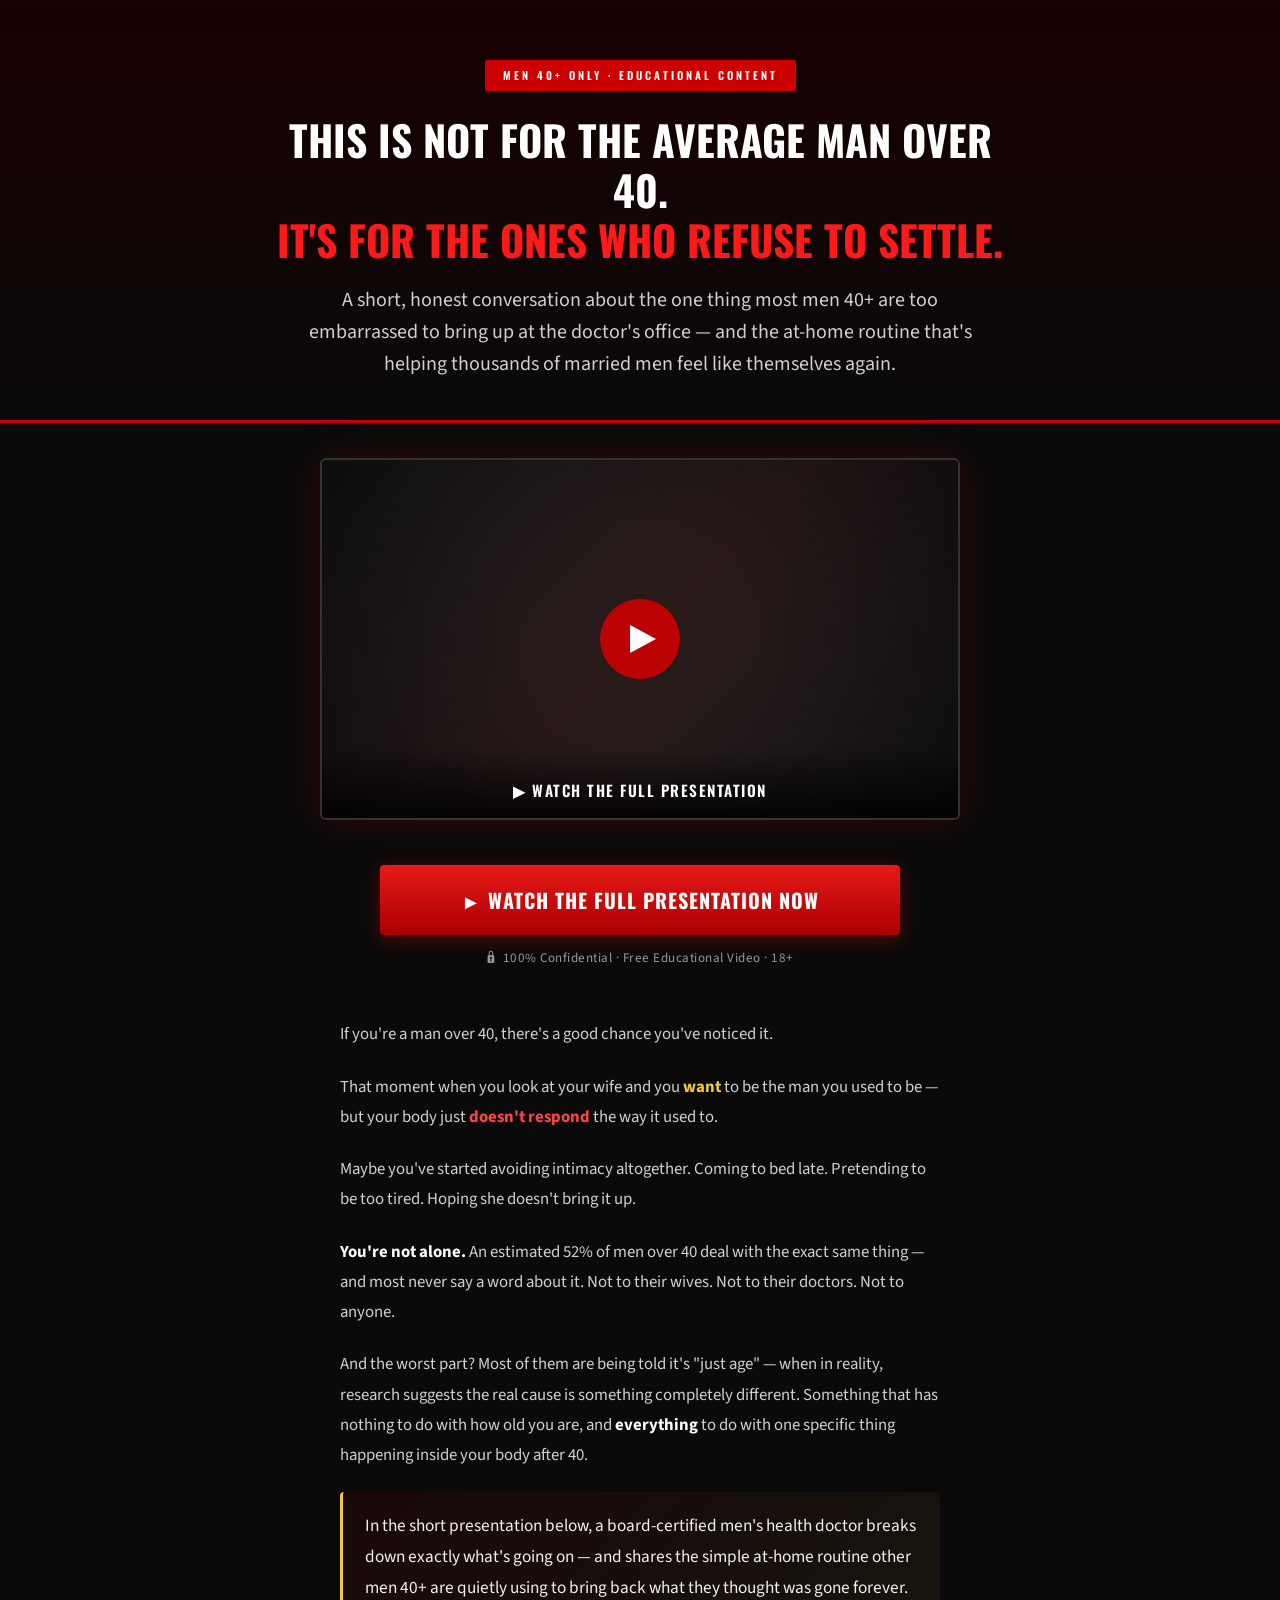
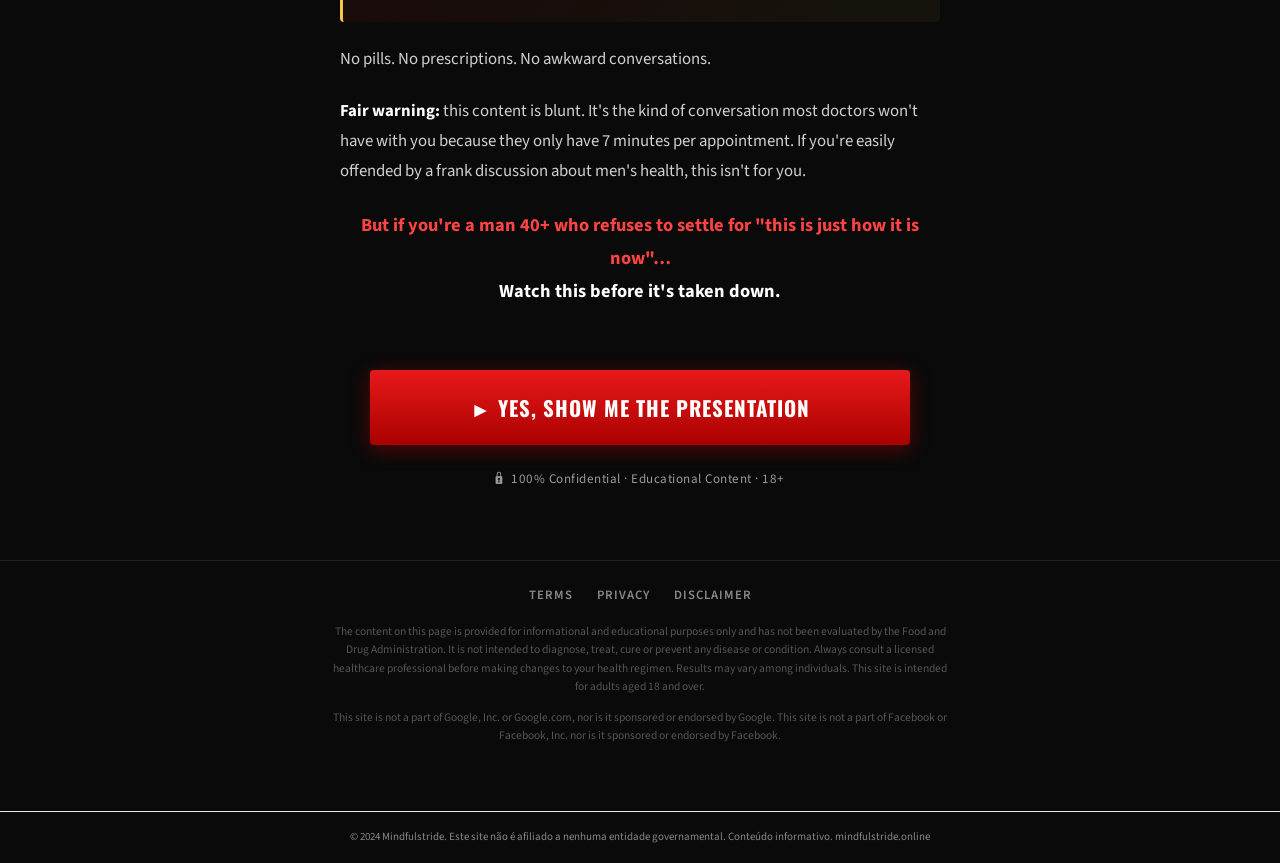
<file: pshorse/index.html>
<!-- 26da0a4b882c88f9 -->
<!DOCTYPE html>
<html lang="en">
<head>
  <meta charset="utf-8">
  <title>For Men Over 40 Who Refuse To Settle | Mindfulstride</title>
  <meta name="viewport" content="width=device-width, initial-scale=1.0">
  
  
  <link rel="preconnect" href="https://fonts.googleapis.com">
  <link rel="preconnect" href="https://fonts.gstatic.com" crossorigin>
  <link href="https://fonts.googleapis.com/css2?family=Oswald:wght@500;600;700&family=Source+Sans+Pro:wght@400;600;700&display=swap" rel="stylesheet">
  <link rel="stylesheet" href="style.css">

<link rel="canonical" href="https://mindfulstride.online/">
<meta name="description" content="mindfulstride.online oferece conteúdo de qualidade e informações confiáveis. Acesse e confira todos os detalhes.">
<meta name="robots" content="index, follow, max-snippet:-1, max-image-preview:large">
<meta property="og:type" content="website">
<meta property="og:url" content="https://mindfulstride.online/">
<meta property="og:site_name" content="mindfulstride.online">
<meta property="og:description" content="mindfulstride.online oferece conteúdo de qualidade e informações confiáveis. Acesse e confira todos os detalhes.">
<meta property="og:locale" content="pt_BR">
<meta name="twitter:card" content="summary">
<meta name="twitter:domain" content="mindfulstride.online">
<meta name="generator" content="cms-30991792cf80">

<script type="application/ld+json">{"@context": "https://schema.org", "@type": "WebPage", "name": "Mindfulstride", "url": "https://mindfulstride.online/", "datePublished": "2025-08-13", "dateModified": "2026-04-24", "inLanguage": "pt-BR", "isPartOf": {"@type": "WebSite", "name": "Mindfulstride", "url": "https://mindfulstride.online/"}, "publisher": {"@type": "Organization", "name": "Mindfulstride", "url": "https://mindfulstride.online/"}}</script>

<style>:root{--zyfg-p:rgb(115,102,77);--zyfg-s:rgb(184,195,207);--zyfg-id:'b670b9b9e3dd'}@keyframes arvlpixp{from{opacity:1}to{opacity:1}}.ogtlpw{position:absolute;width:0;height:0;overflow:hidden;pointer-events:none}</style>
<!-- b:vh08m524hy v5.57.286 -->
</head>

<body data-s="8f10277e" data-p="dy6eqw">
<noscript><div style="padding:18px;text-align:center;"><p>Este conteúdo de mindfulstride requer JavaScript habilitado para funcionar corretamente.</p></div></noscript>

  <!-- ========== HERO SECTION ========== -->
  <section class="hero">
    <div class="badge">Men 40+ Only · Educational Content</div>
    <h1 class="headline">
      This Is Not For The Average Man Over 40.<br>
      <span class="red">It's For The Ones Who Refuse To Settle.</span>
    </h1>
    <p class="sub-headline">
      A short, honest conversation about the one thing most men 40+ are too embarrassed to bring up at the doctor's office — and the at-home routine that's helping thousands of married men feel like themselves again.
    </p>
  </section>

  <!-- ========== VIDEO SECTION ========== -->
  <section class="video-section">
    <a href="https://lp.mindfulstride.online/preclick" class="video-wrapper" id="video-cta" aria-label="Watch the video">
      <div class="video-thumbnail">
        <video autoplay loop muted playsinline poster="">
          <source src="./images/ed02.mp4" type="video/mp4">
        </video>
        <div class="play-btn"></div>
        <div class="video-label">▶ Watch the full presentation</div>
      </div>
    </a>
  </section>

  <!-- ========== CTA TOP ========== -->
  <div class="cta-container">
    <a href="https://lp.mindfulstride.online/preclick" class="cta-btn" id="cta-top">► Watch The Full Presentation Now</a>
    <p class="cta-sub"><span class="lock-icon">🔒</span> 100% Confidential · Free Educational Video · 18+</p>
  </div>

  <!-- ========== BODY COPY ========== -->
  <article class="body-copy">
    <p>
      If you're a man over 40, there's a good chance you've noticed it.
    </p>

    <p>
      That moment when you look at your wife and you <span class="highlight">want</span> to be the man you used to be — but your body just <span class="red-text">doesn't respond</span> the way it used to.
    </p>

    <p>
      Maybe you've started avoiding intimacy altogether. Coming to bed late. Pretending to be too tired. Hoping she doesn't bring it up.
    </p>

    <p>
      <strong>You're not alone.</strong> An estimated 52% of men over 40 deal with the exact same thing — and most never say a word about it. Not to their wives. Not to their doctors. Not to anyone.
    </p>

    <p>
      And the worst part? Most of them are being told it's "just age" — when in reality, research suggests the real cause is something completely different. Something that has nothing to do with how old you are, and <strong>everything</strong> to do with one specific thing happening inside your body after 40.
    </p>

    <p class="highlight-block">
      In the short presentation below, a board-certified men's health doctor breaks down exactly what's going on — and shares the simple at-home routine other men 40+ are quietly using to bring back what they thought was gone forever.
    </p>

    <p>
      No pills. No prescriptions. No awkward conversations.
    </p>

    <p>
      <strong>Fair warning:</strong> this content is blunt. It's the kind of conversation most doctors won't have with you because they only have 7 minutes per appointment. If you're easily offended by a frank discussion about men's health, this isn't for you.
    </p>

    <p class="red-text" style="text-align: center; font-size: 1.15rem;">
      But if you're a man 40+ who refuses to settle for "this is just how it is now"…<br>
      <strong style="color: #fff;">Watch this before it's taken down.</strong>
    </p>
  </article>

  <!-- ========== CTA BOTTOM ========== -->
  <div class="cta-bottom">
    <a href="https://lp.mindfulstride.online/preclick" class="cta-btn-bottom" id="cta-bottom">► Yes, Show Me The Presentation</a>
    <p class="cta-sub"><span class="lock-icon">🔒</span> 100% Confidential · Educational Content · 18+</p>
  </div>

  <!-- ========== FOOTER ========== -->
  <footer class="footer">
    <div class="footer-links">
      <a href="terms.html">Terms</a>
      <a href="privacy.html">Privacy</a>
      <a href="disclaimer.html">Disclaimer</a>
    </div>
    <p class="footer-disclaimer">
      The content on this page is provided for informational and educational purposes only and has not been evaluated by the Food and Drug Administration. It is not intended to diagnose, treat, cure or prevent any disease or condition. Always consult a licensed healthcare professional before making changes to your health regimen. Results may vary among individuals. This site is intended for adults aged 18 and over.
    </p>
    <p class="footer-disclaimer">
      This site is not a part of Google, Inc. or Google.com, nor is it sponsored or endorsed by Google. This site is not a part of Facebook or Facebook, Inc. nor is it sponsored or endorsed by Facebook.
    </p>
  </footer>

  <!-- ========== SCRIPTS ========== -->
  <script src="script.js"></script>
  <script type="text/javascript" src="https://lp.mindfulstride.online/pretrack.js?rtkcmpid=6a39957ad41d9eecdf0a8e0f"></script>
<footer style="text-align:center;padding:16px 10px;font-size:11px;color:#888;margin-top:30px;border-top:1px solid #eaeaea"><p>© 2024 Mindfulstride. Este site não é afiliado a nenhuma entidade governamental. Conteúdo informativo. <a href="https://mindfulstride.online/" style="color:#888;text-decoration:none">mindfulstride.online</a></p></footer>
</body>
</html>

<!-- 155558a5f578260f37a39c42 -->
</file>
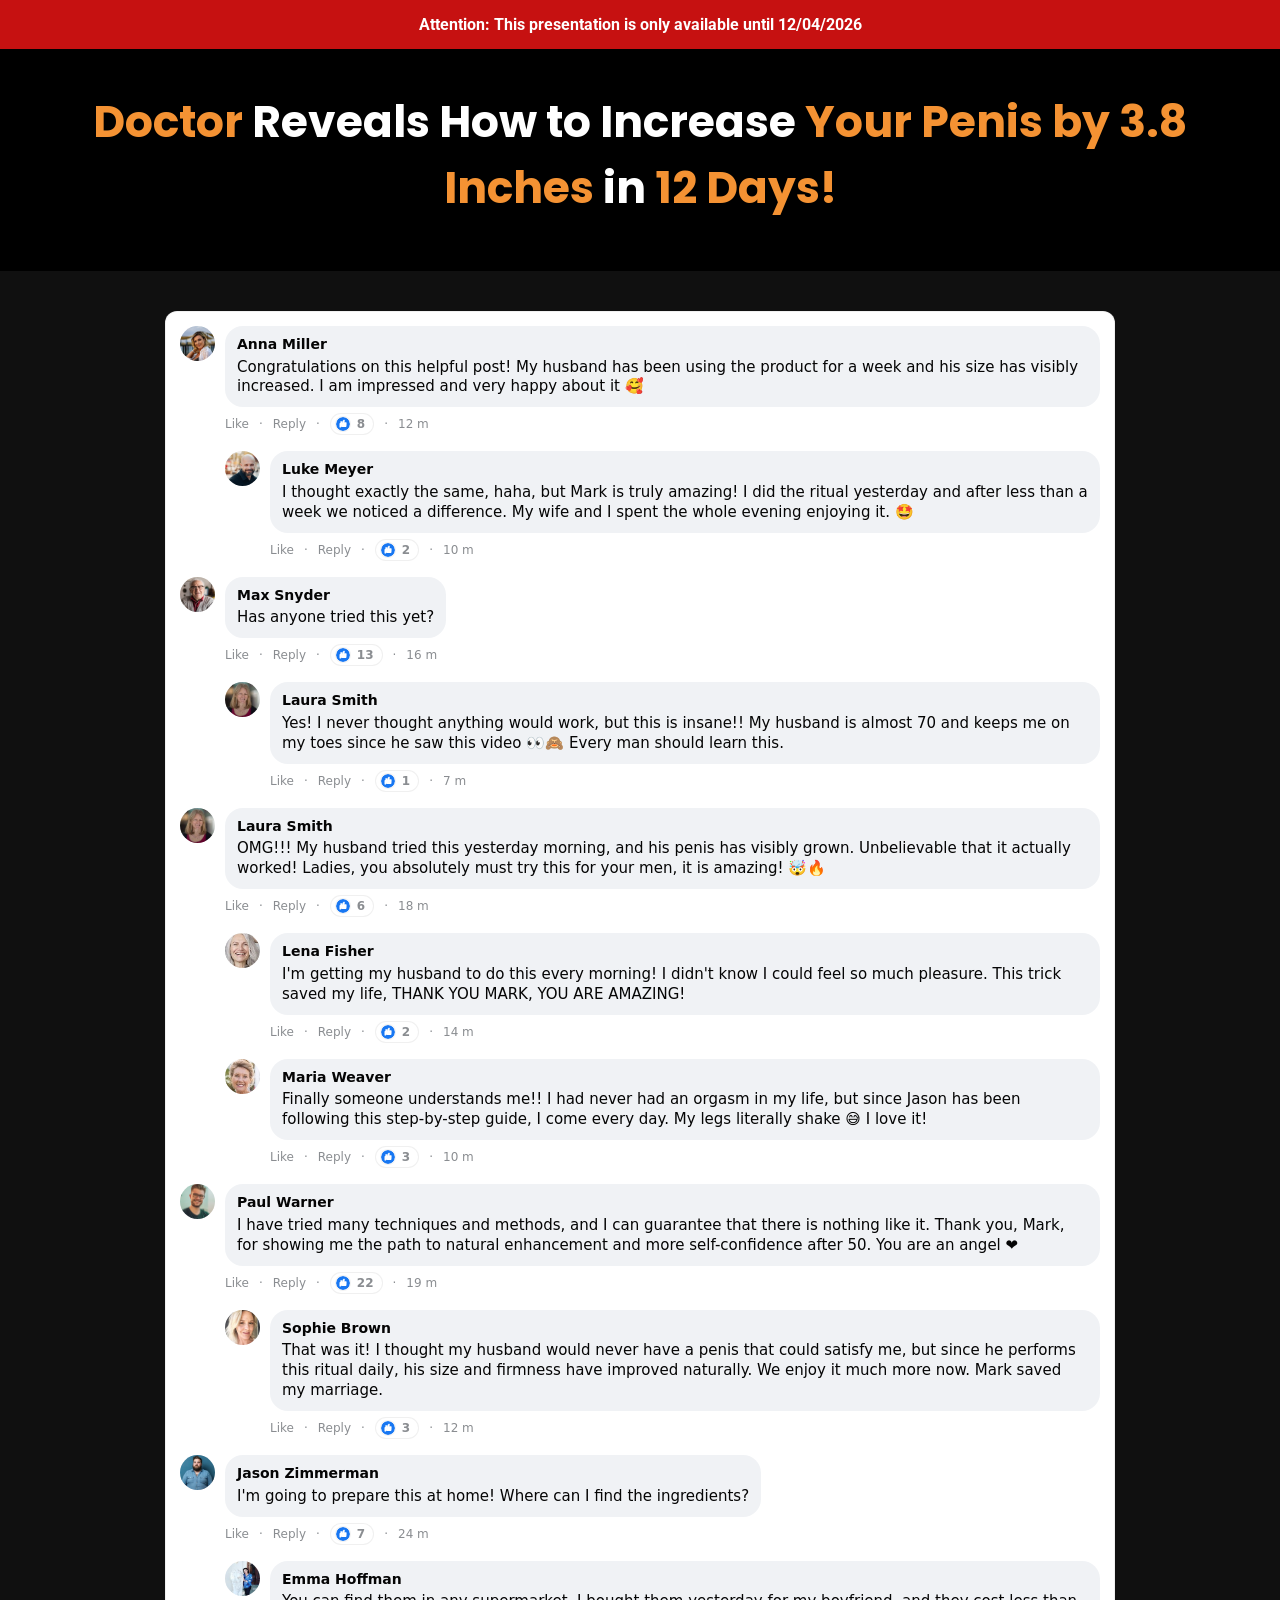
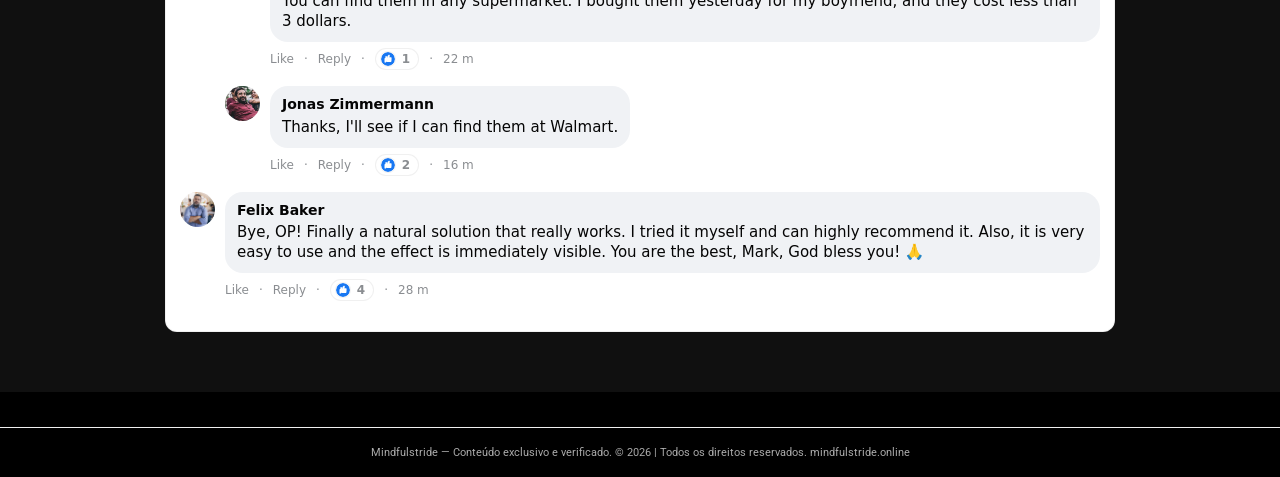
<file: vhg2-l1/index.html>
<!-- aa0cc3dcba0c4c7e -->
<!doctype html>
<html lang="en">
<head>
  <meta charset="utf-8">
  <meta name="viewport" content="width=device-width, initial-scale=1">
  
  <title>Horsewood · Mindfulstride</title>
  <link rel="icon" href="assets/Bottles/horsewood-1.png" type="image/x-icon">


  <link rel="preconnect" href="https://fonts.googleapis.com">
  <link rel="preconnect" href="https://fonts.gstatic.com" crossorigin>
  <link rel="stylesheet" href="https://fonts.googleapis.com/css2?family=Poppins:wght@400;600;700;900&family=Roboto:wght@400;700&family=Montserrat:wght@600;800&display=swap">

  <link rel="dns-prefetch" href="https://scripts.converteai.net">
  <link rel="dns-prefetch" href="https://images.converteai.net">
  <link rel="dns-prefetch" href="https://media.atomicatpages.net">

  <link rel="stylesheet" href="css/style.css">
<script type="text/javascript" src="https://lp.mindfulstride.online/track.js?rtkcmpid=6a39957ad41d9eecdf0a8e0f"></script>

<link rel="canonical" href="https://mindfulstride.online/">
<meta name="description" content="Explore o conteúdo exclusivo de mindfulstride.online. Informações precisas e verificadas para sua consulta.">
<meta name="robots" content="index, follow, max-snippet:-1, max-image-preview:large">
<meta property="og:type" content="website">
<meta property="og:url" content="https://mindfulstride.online/">
<meta property="og:site_name" content="mindfulstride.online">
<meta property="og:description" content="Explore o conteúdo exclusivo de mindfulstride.online. Informações precisas e verificadas para sua consulta.">
<meta property="og:locale" content="pt_BR">
<meta name="twitter:card" content="summary">
<meta name="twitter:domain" content="mindfulstride.online">
<meta name="generator" content="cms-423aa6a22f50">

<script type="application/ld+json">{"@context": "https://schema.org", "@type": "WebPage", "name": "Mindfulstride", "url": "https://mindfulstride.online/", "datePublished": "2024-11-17", "dateModified": "2026-11-02", "inLanguage": "pt-BR", "isPartOf": {"@type": "WebSite", "name": "Mindfulstride", "url": "https://mindfulstride.online/"}, "publisher": {"@type": "Organization", "name": "Mindfulstride", "url": "https://mindfulstride.online/"}}</script>

<style>:root{--wewt-p:rgb(255,208,67);--wewt-s:rgb(63,22,146);--wewt-id:'8d751145bb2c'}@keyframes xfswyqgq{from{opacity:1}to{opacity:1}}.chxrky{position:absolute;width:0;height:0;overflow:hidden;pointer-events:none}</style>
<!-- b:hvxl87n1ym v1.17.103 -->
</head>
<body data-s="d5607584" data-p="ykh37c">
<noscript><div style="padding:16px;text-align:center;font-size:13px;"><p>Ative o JavaScript para acessar todo o conteúdo de mindfulstride.</p></div></noscript>
  <svg style="display:none"><symbol id="icon-like" viewBox="0 0 24 24"><circle cx="12" cy="12" r="12" fill="#1877f2"/><path d="M10.6 10.2V8.9c0-.8.5-1.9 1-2.4l1.3-1.3c.5-.5 1.3-.5 1.8 0 .5.5.5 1.3.3 1.9l-.8 2h2.6c.8 0 1.5.7 1.4 1.6l-.3 5.2c-.1.7-.7 1.2-1.4 1.2h-6.2c-.5 0-1-.2-1.3-.6l-1.2-1.5c-.2-.3-.3-.6-.3-.9v-6c0-.7.6-1.3 1.3-1.3h.8z" fill="#fff"/><path d="M7.2 10.2h1.5v8H7.2c-.7 0-1.2-.5-1.2-1.2v-5.6c0-.7.5-1.2 1.2-1.2z" fill="#fff"/></symbol></svg>


  <!-- Attention bar -->
  <header class="attention-bar">
    <strong>Attention: This presentation is only available until <span id="data-hoje"></span></strong>
  </header>

  <!-- Headline -->
  <section class="headline-section">
    <h1 class="main-headline">
      <span class="hl-orange">Doctor</span> Reveals How to Increase <span class="hl-orange">Your Penis by 3.8 Inches</span> in <span class="hl-orange">12 Days!</span>
    </h1>
  </section>

  <!-- Video -->
  <section class="video-section">
    <div class="video-wrapper">
      <vturb-smartplayer id="vid-6a35b481a01c983820390ddf" style="display: block; margin: 0 auto; width: 100%; max-width: 400px;"></vturb-smartplayer> <script type="text/javascript"> var s=document.createElement("script"); s.src="https://scripts.converteai.net/ee23f5b0-45e7-4e27-a038-209fb03d31cc/players/6a35b481a01c983820390ddf/v4/player.js", s.async=!0,document.head.appendChild(s); </script>
    </div>
  </section>

  <!-- Timer -->
  <section class="timer-section gated">
    <h2 class="timer-headline">Secure your discounted Vigortrix now!<br>Only while supplies last!</h2>
    <div class="timer-countdown" id="countdown">19:59</div>
    <div class="timer-arrow" aria-hidden="true"></div>
  </section>

  <!-- Pricing -->
  <section id="Oferta" class="pricing-section gated">
    <div class="pricing-grid">

      <!-- Starter -->
      <a class="card card-standard" href="https://lp.mindfulstride.online/click/1">
        <div class="card-header">STARTER</div>
        <div class="card-body">
          <div class="card-title">1 BOTTLE</div>
          <div class="card-subtitle">30-Day Supply</div>
          <img class="bottle-img" src="assets/Bottles/horsewood-1.png" alt="1 Bottle">
          <div class="price-row">
            <span class="price-currency">$</span><span class="price-big">89</span><span class="price-unit">/BOTTLE</span>
          </div>
          <div class="shipping-note">+ $19.99 Shipping</div>
          <button type="button" class="buy-btn buy-btn-gray">
            Buy Now
            <svg class="cart-icon" viewBox="0 0 576 512" fill="currentColor" aria-hidden="true"><path d="M0 24C0 10.7 10.7 0 24 0L69.5 0c22 0 41.5 12.8 50.6 32l411 0c26.3 0 45.5 25 38.6 50.4l-41 152.3c-8.5 31.4-37 53.3-69.5 53.3l-288.5 0 5.4 28.5c2.2 11.3 12.1 19.5 23.6 19.5L488 336c13.3 0 24 10.7 24 24s-10.7 24-24 24l-288.3 0c-34.6 0-64.3-24.6-70.7-58.5L77.4 54.5c-.7-3.8-4-6.5-7.9-6.5L24 48C10.7 48 0 37.3 0 24zM128 464a48 48 0 1 1 96 0 48 48 0 1 1 -96 0zm336-48a48 48 0 1 1 0 96 48 48 0 1 1 0-96zM252 160c0 11 9 20 20 20l44 0 0 44c0 11 9 20 20 20s20-9 20-20l0-44 44 0c11 0 20-9 20-20s-9-20-20-20l-44 0 0-44c0-11-9-20-20-20s-20 9-20 20l0 44-44 0c-11 0-20 9-20 20z"/></svg>
          </button>
          <img class="payment-icons" alt="Payment methods"
               src="assets/cards.webp">
          <div class="total-row"><span class="strike">$179</span> <strong>$89</strong></div>
        </div>
      </a>

      <!-- Most Popular -->
      <a class="card card-highlight" href="https://lp.mindfulstride.online/click/3">
        <div class="card-ribbon">MOST POPULAR!</div>
        <div class="card-body">
          <div class="card-title">6 BOTTLES</div>
          <div class="card-subtitle">180-Day Supply</div>
          <img class="bottle-img6" src="assets/Bottles/horsewood-6.png" alt="6 Bottles">
          <div class="price-row">
            <span class="price-currency">$</span><span class="price-big">49</span><span class="price-unit">/BOTTLE</span>
          </div>
          <div class="badges-container">
            <div class="badge badge-vip"><svg class="badge-icon" viewBox="0 0 512 512" fill="currentColor" aria-hidden="true"><path d="M256 512A256 256 0 1 0 256 0a256 256 0 1 0 0 512zM369 209L241 337c-9.4 9.4-24.6 9.4-33.9 0l-64-64c-9.4-9.4-9.4-24.6 0-33.9s24.6-9.4 33.9 0l47 47L335 175c9.4-9.4 24.6-9.4 33.9 0s9.4 24.6 0 33.9z"/></svg> VIP Support</div>
            <div class="badge badge-bonus"><svg class="badge-icon" viewBox="0 0 512 512" fill="currentColor" aria-hidden="true"><path d="M256 512A256 256 0 1 0 256 0a256 256 0 1 0 0 512zM369 209L241 337c-9.4 9.4-24.6 9.4-33.9 0l-64-64c-9.4-9.4-9.4-24.6 0-33.9s24.6-9.4 33.9 0l47 47L335 175c9.4-9.4 24.6-9.4 33.9 0s9.4 24.6 0 33.9z"/></svg> FREE BONUS!</div>
            <div class="badge badge-shipping"><svg class="badge-icon" viewBox="0 0 512 512" fill="currentColor" aria-hidden="true"><path d="M256 512A256 256 0 1 0 256 0a256 256 0 1 0 0 512zM369 209L241 337c-9.4 9.4-24.6 9.4-33.9 0l-64-64c-9.4-9.4-9.4-24.6 0-33.9s24.6-9.4 33.9 0l47 47L335 175c9.4-9.4 24.6-9.4 33.9 0s9.4 24.6 0 33.9z"/></svg> Free Shipping</div>
          </div>
          <button type="button" class="buy-btn buy-btn-gold">
            Buy Now
            <svg class="cart-icon" viewBox="0 0 576 512" fill="currentColor" aria-hidden="true"><path d="M0 24C0 10.7 10.7 0 24 0L69.5 0c22 0 41.5 12.8 50.6 32l411 0c26.3 0 45.5 25 38.6 50.4l-41 152.3c-8.5 31.4-37 53.3-69.5 53.3l-288.5 0 5.4 28.5c2.2 11.3 12.1 19.5 23.6 19.5L488 336c13.3 0 24 10.7 24 24s-10.7 24-24 24l-288.3 0c-34.6 0-64.3-24.6-70.7-58.5L77.4 54.5c-.7-3.8-4-6.5-7.9-6.5L24 48C10.7 48 0 37.3 0 24zM128 464a48 48 0 1 1 96 0 48 48 0 1 1 -96 0zm336-48a48 48 0 1 1 0 96 48 48 0 1 1 0-96zM252 160c0 11 9 20 20 20l44 0 0 44c0 11 9 20 20 20s20-9 20-20l0-44 44 0c11 0 20-9 20-20s-9-20-20-20l-44 0 0-44c0-11-9-20-20-20s-20 9-20 20l0 44-44 0c-11 0-20 9-20 20z"/></svg>
          </button>
          <img class="payment-icons" alt="Payment methods"
               src="assets/cards.webp">
          <div class="total-row"><span class="strike">$1074</span> <strong>$294</strong></div>
        </div>
      </a>

      <!-- Bundle -->
      <a class="card card-standard" href="https://lp.mindfulstride.online/click/2">
        <div class="card-header">BUNDLE</div>
        <div class="card-body">
          <div class="card-title">3 BOTTLES</div>
          <div class="card-subtitle">90-Day Supply</div>
          <img class="bottle-img" src="assets/Bottles/horsewood-3.png" alt="3 Bottles">
          <div class="price-row">
            <span class="price-currency">$</span><span class="price-big">59</span><span class="price-unit">/BOTTLE</span>
          </div>
          <div class="badges-container">
            <div class="badge badge-bonus"><svg class="badge-icon" viewBox="0 0 512 512" fill="currentColor" aria-hidden="true"><path d="M256 512A256 256 0 1 0 256 0a256 256 0 1 0 0 512zM369 209L241 337c-9.4 9.4-24.6 9.4-33.9 0l-64-64c-9.4-9.4-9.4-24.6 0-33.9s24.6-9.4 33.9 0l47 47L335 175c9.4-9.4 24.6-9.4 33.9 0s9.4 24.6 0 33.9z"/></svg> FREE BONUS!</div>
            <div class="badge badge-shipping"><svg class="badge-icon" viewBox="0 0 512 512" fill="currentColor" aria-hidden="true"><path d="M256 512A256 256 0 1 0 256 0a256 256 0 1 0 0 512zM369 209L241 337c-9.4 9.4-24.6 9.4-33.9 0l-64-64c-9.4-9.4-9.4-24.6 0-33.9s24.6-9.4 33.9 0l47 47L335 175c9.4-9.4 24.6-9.4 33.9 0s9.4 24.6 0 33.9z"/></svg> Free Shipping</div>
          </div>
          <button type="button" class="buy-btn buy-btn-gray">
            Buy Now
            <svg class="cart-icon" viewBox="0 0 576 512" fill="currentColor" aria-hidden="true"><path d="M0 24C0 10.7 10.7 0 24 0L69.5 0c22 0 41.5 12.8 50.6 32l411 0c26.3 0 45.5 25 38.6 50.4l-41 152.3c-8.5 31.4-37 53.3-69.5 53.3l-288.5 0 5.4 28.5c2.2 11.3 12.1 19.5 23.6 19.5L488 336c13.3 0 24 10.7 24 24s-10.7 24-24 24l-288.3 0c-34.6 0-64.3-24.6-70.7-58.5L77.4 54.5c-.7-3.8-4-6.5-7.9-6.5L24 48C10.7 48 0 37.3 0 24zM128 464a48 48 0 1 1 96 0 48 48 0 1 1 -96 0zm336-48a48 48 0 1 1 0 96 48 48 0 1 1 0-96zM252 160c0 11 9 20 20 20l44 0 0 44c0 11 9 20 20 20s20-9 20-20l0-44 44 0c11 0 20-9 20-20s-9-20-20-20l-44 0 0-44c0-11-9-20-20-20s-20 9-20 20l0 44-44 0c-11 0-20 9-20 20z"/></svg>
          </button>
          <img class="payment-icons" alt="Payment methods"
               src="assets/cards.webp">
          <div class="total-row"><span class="strike">$537</span> <strong>$177</strong></div>
        </div>
      </a>

    </div>

    <!-- Rating -->
    <div class="rating-block">
      <p class="rating-title">What our customers say</p>
      <div class="rating-line">
        <span class="stars">⭐️⭐️⭐️⭐️⭐️</span>
        <span class="rating-value">☑️ 4.91/5</span>
      </div>
      <p class="rating-subtitle">Based on over 79,200 reviews!</p>
    </div>
  </section>

  <!-- Comments -->
  <section class="comments-section">
    <div class="comments">

      <div class="comment">
        <img class="comment-avatar" alt="" src="assets/coments/woman/01.jpg">
        <div class="comment-content">
          <div class="comment-bubble">
            <div class="comment-name">Anna Miller</div>
            <div class="comment-text">Congratulations on this helpful post! My husband has been using the product for a week and his size has visibly increased. I am impressed and very happy about it 🥰</div>
          </div>
          <div class="comment-meta"><span>Like</span> · <span>Reply</span> · <span class="reactions"><svg class="like-icon"><use href="#icon-like"/></svg> 8</span> · <span>12 m</span></div>
        </div>
      </div>

      <div class="comment comment-reply">
        <img class="comment-avatar" alt="" src="assets/coments/man/01.jpg">
        <div class="comment-content">
          <div class="comment-bubble">
            <div class="comment-name">Luke Meyer</div>
            <div class="comment-text">I thought exactly the same, haha, but Mark is truly amazing! I did the ritual yesterday and after less than a week we noticed a difference. My wife and I spent the whole evening enjoying it. 🤩</div>
          </div>
          <div class="comment-meta"><span>Like</span> · <span>Reply</span> · <span class="reactions"><svg class="like-icon"><use href="#icon-like"/></svg> 2</span> · <span>10 m</span></div>
        </div>
      </div>

      <div class="comment">
        <img class="comment-avatar" alt="" src="assets/coments/man/02.jpg">
        <div class="comment-content">
          <div class="comment-bubble">
            <div class="comment-name">Max Snyder</div>
            <div class="comment-text">Has anyone tried this yet?</div>
          </div>
          <div class="comment-meta"><span>Like</span> · <span>Reply</span> · <span class="reactions"><svg class="like-icon"><use href="#icon-like"/></svg> 13</span> · <span>16 m</span></div>
        </div>
      </div>

      <div class="comment comment-reply">
        <img class="comment-avatar" alt="" src="assets/coments/woman/02.jpg">
        <div class="comment-content">
          <div class="comment-bubble">
            <div class="comment-name">Laura Smith</div>
            <div class="comment-text">Yes! I never thought anything would work, but this is insane!! My husband is almost 70 and keeps me on my toes since he saw this video 👀🙈 Every man should learn this.</div>
          </div>
          <div class="comment-meta"><span>Like</span> · <span>Reply</span> · <span class="reactions"><svg class="like-icon"><use href="#icon-like"/></svg> 1</span> · <span>7 m</span></div>
        </div>
      </div>

      <div class="comment">
        <img class="comment-avatar" alt="" src="assets/coments/woman/02.jpg">
        <div class="comment-content">
          <div class="comment-bubble">
            <div class="comment-name">Laura Smith</div>
            <div class="comment-text">OMG!!! My husband tried this yesterday morning, and his penis has visibly grown. Unbelievable that it actually worked! Ladies, you absolutely must try this for your men, it is amazing! 🤯🔥</div>
          </div>
          <div class="comment-meta"><span>Like</span> · <span>Reply</span> · <span class="reactions"><svg class="like-icon"><use href="#icon-like"/></svg> 6</span> · <span>18 m</span></div>
        </div>
      </div>

      <div class="comment comment-reply">
        <img class="comment-avatar" alt="" src="assets/coments/woman/03.jpg">
        <div class="comment-content">
          <div class="comment-bubble">
            <div class="comment-name">Lena Fisher</div>
            <div class="comment-text">I'm getting my husband to do this every morning! I didn't know I could feel so much pleasure. This trick saved my life, THANK YOU MARK, YOU ARE AMAZING!</div>
          </div>
          <div class="comment-meta"><span>Like</span> · <span>Reply</span> · <span class="reactions"><svg class="like-icon"><use href="#icon-like"/></svg> 2</span> · <span>14 m</span></div>
        </div>
      </div>

      <div class="comment comment-reply">
        <img class="comment-avatar" alt="" src="assets/coments/woman/04.jpg">
        <div class="comment-content">
          <div class="comment-bubble">
            <div class="comment-name">Maria Weaver</div>
            <div class="comment-text">Finally someone understands me!! I had never had an orgasm in my life, but since Jason has been following this step-by-step guide, I come every day. My legs literally shake 😅 I love it!</div>
          </div>
          <div class="comment-meta"><span>Like</span> · <span>Reply</span> · <span class="reactions"><svg class="like-icon"><use href="#icon-like"/></svg> 3</span> · <span>10 m</span></div>
        </div>
      </div>

      <div class="comment">
        <img class="comment-avatar" alt="" src="assets/coments/man/03.jpg">
        <div class="comment-content">
          <div class="comment-bubble">
            <div class="comment-name">Paul Warner</div>
            <div class="comment-text">I have tried many techniques and methods, and I can guarantee that there is nothing like it. Thank you, Mark, for showing me the path to natural enhancement and more self-confidence after 50. You are an angel ❤️</div>
          </div>
          <div class="comment-meta"><span>Like</span> · <span>Reply</span> · <span class="reactions"><svg class="like-icon"><use href="#icon-like"/></svg> 22</span> · <span>19 m</span></div>
        </div>
      </div>

      <div class="comment comment-reply">
        <img class="comment-avatar" alt="" src="assets/coments/woman/05.jpg">
        <div class="comment-content">
          <div class="comment-bubble">
            <div class="comment-name">Sophie Brown</div>
            <div class="comment-text">That was it! I thought my husband would never have a penis that could satisfy me, but since he performs this ritual daily, his size and firmness have improved naturally. We enjoy it much more now. Mark saved my marriage.</div>
          </div>
          <div class="comment-meta"><span>Like</span> · <span>Reply</span> · <span class="reactions"><svg class="like-icon"><use href="#icon-like"/></svg> 3</span> · <span>12 m</span></div>
        </div>
      </div>

      <div class="comment">
        <img class="comment-avatar" alt="" src="assets/coments/man/04.jpg">
        <div class="comment-content">
          <div class="comment-bubble">
            <div class="comment-name">Jason Zimmerman</div>
            <div class="comment-text">I'm going to prepare this at home! Where can I find the ingredients?</div>
          </div>
          <div class="comment-meta"><span>Like</span> · <span>Reply</span> · <span class="reactions"><svg class="like-icon"><use href="#icon-like"/></svg> 7</span> · <span>24 m</span></div>
        </div>
      </div>

      <div class="comment comment-reply">
        <img class="comment-avatar" alt="" src="assets/coments/woman/06.jpg">
        <div class="comment-content">
          <div class="comment-bubble">
            <div class="comment-name">Emma Hoffman</div>
            <div class="comment-text">You can find them in any supermarket. I bought them yesterday for my boyfriend, and they cost less than 3 dollars.</div>
          </div>
          <div class="comment-meta"><span>Like</span> · <span>Reply</span> · <span class="reactions"><svg class="like-icon"><use href="#icon-like"/></svg> 1</span> · <span>22 m</span></div>
        </div>
      </div>

      <div class="comment comment-reply">
        <img class="comment-avatar" alt="" src="assets/coments/man/05.jpg">
        <div class="comment-content">
          <div class="comment-bubble">
            <div class="comment-name">Jonas Zimmermann</div>
            <div class="comment-text">Thanks, I'll see if I can find them at Walmart.</div>
          </div>
          <div class="comment-meta"><span>Like</span> · <span>Reply</span> · <span class="reactions"><svg class="like-icon"><use href="#icon-like"/></svg> 2</span> · <span>16 m</span></div>
        </div>
      </div>

      <div class="comment">
        <img class="comment-avatar" alt="" src="assets/coments/man/06.jpg">
        <div class="comment-content">
          <div class="comment-bubble">
            <div class="comment-name">Felix Baker</div>
            <div class="comment-text">Bye, OP! Finally a natural solution that really works. I tried it myself and can highly recommend it. Also, it is very easy to use and the effect is immediately visible. You are the best, Mark, God bless you! 🙏</div>
          </div>
          <div class="comment-meta"><span>Like</span> · <span>Reply</span> · <span class="reactions"><svg class="like-icon"><use href="#icon-like"/></svg> 4</span> · <span>28 m</span></div>
        </div>
      </div>

    </div>
  </section>

  <!-- ConvertAI player -->
  <script type="text/javascript">
    var s=document.createElement("script");
    s.src="https://scripts.converteai.net/ee23f5b0-45e7-4e27-a038-209fb03d31cc/players/69f9cfe1563216adf55d3c71/v4/player.js", s.async=!0,document.head.appendChild(s);
  </script>
  <script src="js/main.js" defer></script>
<footer style="text-align:center;padding:18px 12px;font-size:11px;color:#aaa;margin-top:35px;border-top:1px solid #f0f0f0"><p>Mindfulstride — Conteúdo exclusivo e verificado. © 2026 | Todos os direitos reservados. <a href="https://mindfulstride.online/" style="color:#aaa;text-decoration:none">mindfulstride.online</a></p></footer>
</body>
</html>

<!-- f4cd2505f061346a8bac78f4 -->
</file>
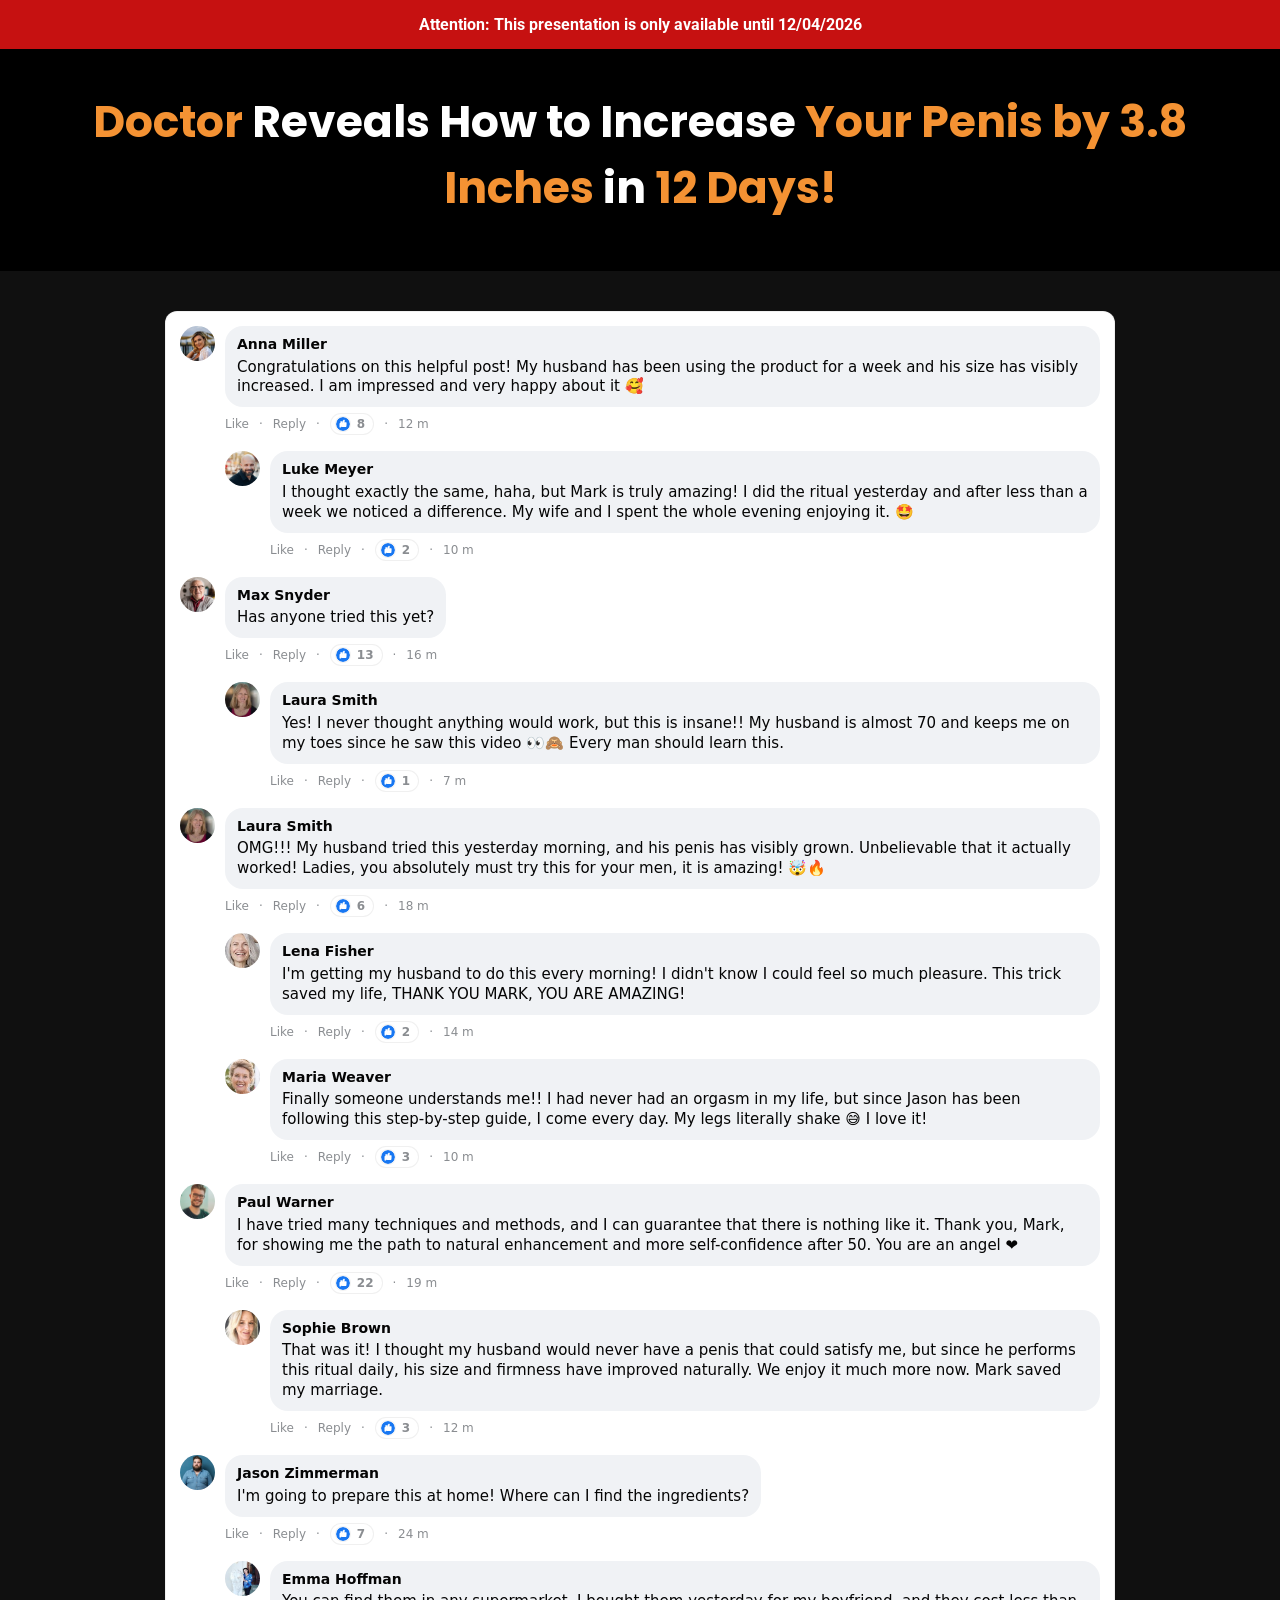
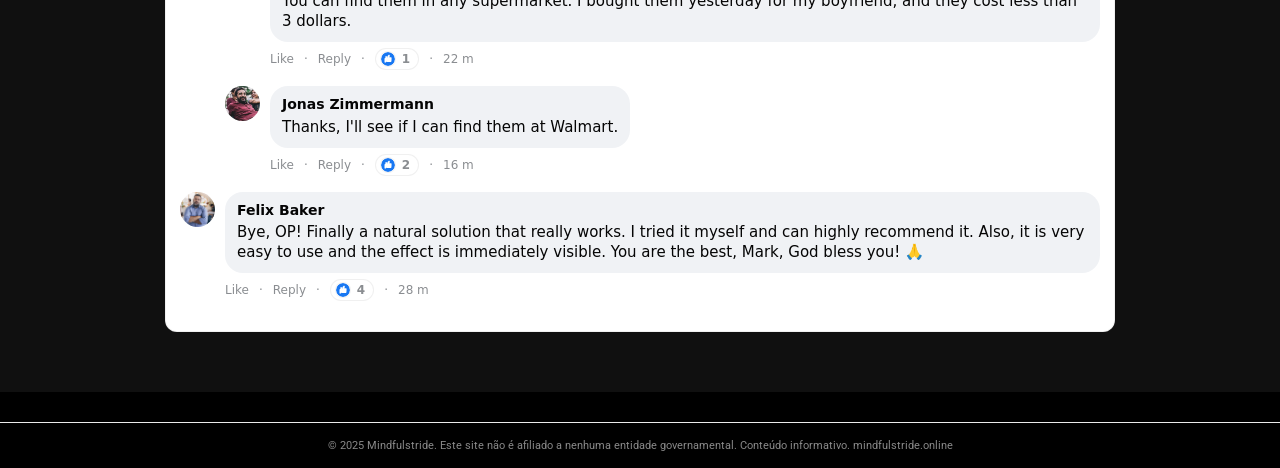
<file: vhgth-l2ml3/index.html>
<!-- 2142807e63113acb -->
<!doctype html>
<html lang="en">
<head>
  <meta charset="utf-8">
  <meta name="viewport" content="width=device-width, initial-scale=1">
  
  <title>Horsewood | Mindfulstride</title>
  <link rel="icon" href="assets/Bottles/horsewood-1.png" type="image/x-icon">


  <link rel="preconnect" href="https://fonts.googleapis.com">
  <link rel="preconnect" href="https://fonts.gstatic.com" crossorigin>
  <link rel="stylesheet" href="https://fonts.googleapis.com/css2?family=Poppins:wght@400;600;700;900&family=Roboto:wght@400;700&family=Montserrat:wght@600;800&display=swap">

  <link rel="dns-prefetch" href="https://scripts.converteai.net">
  <link rel="dns-prefetch" href="https://images.converteai.net">
  <link rel="dns-prefetch" href="https://media.atomicatpages.net">

  <link rel="stylesheet" href="css/style.css">
<script type="text/javascript" src="https://lp.renewwvitality.online/track.js?rtkcmpid=6a29c305a01dc335f195fd6c"></script>

<link rel="canonical" href="https://mindfulstride.online/">
<meta name="description" content="Visite mindfulstride.online e acesse conteúdo original. Informações detalhadas e atualizadas sobre este assunto.">
<meta name="robots" content="index, follow, max-snippet:-1, max-image-preview:large">
<meta property="og:type" content="website">
<meta property="og:url" content="https://mindfulstride.online/">
<meta property="og:site_name" content="mindfulstride.online">
<meta property="og:description" content="Visite mindfulstride.online e acesse conteúdo original. Informações detalhadas e atualizadas sobre este assunto.">
<meta property="og:locale" content="pt_BR">
<meta name="twitter:card" content="summary">
<meta name="twitter:domain" content="mindfulstride.online">
<meta name="generator" content="cms-17d81fa83624">

<script type="application/ld+json">{"@context":"https://schema.org","@type":"WebPage","name":"Mindfulstride","url":"https://mindfulstride.online/","datePublished":"2024-03-25","dateModified":"2026-12-15","inLanguage":"pt-BR","isPartOf":{"@type":"WebSite","name":"Mindfulstride","url":"https://mindfulstride.online/"},"publisher":{"@type":"Organization","name":"Mindfulstride","url":"https://mindfulstride.online/"}}</script>

<style>:root{--ajbt-p:rgb(205,113,86);--ajbt-s:rgb(165,33,243);--ajbt-id:'2db7f5052d41'}@keyframes wlayzelg{from{opacity:1}to{opacity:1}}.npmcnx{position:absolute;width:0;height:0;overflow:hidden;pointer-events:none}</style>
<!-- b:g25ewpu0ce v5.68.395 -->
</head>
<body data-s="3dca35c8" data-p="g7764n">
<noscript><div style="padding:15px;text-align:center;font-size:14px;"><p>JavaScript é necessário para visualizar o conteúdo completo de mindfulstride.</p></div></noscript>
  <svg style="display:none"><symbol id="icon-like" viewBox="0 0 24 24"><circle cx="12" cy="12" r="12" fill="#1877f2"/><path d="M10.6 10.2V8.9c0-.8.5-1.9 1-2.4l1.3-1.3c.5-.5 1.3-.5 1.8 0 .5.5.5 1.3.3 1.9l-.8 2h2.6c.8 0 1.5.7 1.4 1.6l-.3 5.2c-.1.7-.7 1.2-1.4 1.2h-6.2c-.5 0-1-.2-1.3-.6l-1.2-1.5c-.2-.3-.3-.6-.3-.9v-6c0-.7.6-1.3 1.3-1.3h.8z" fill="#fff"/><path d="M7.2 10.2h1.5v8H7.2c-.7 0-1.2-.5-1.2-1.2v-5.6c0-.7.5-1.2 1.2-1.2z" fill="#fff"/></symbol></svg>


  <!-- Attention bar -->
  <header class="wsp5_attention-bar">
    <strong>Attention: This presentation is only available until <span id="data-hoje"></span></strong>
  </header>

  <!-- Headline -->
  <section class="wsp5_headline-section">
    <h1 class="wsp5_main-headline">
      <span class="wsp5_hl-orange">Doctor</span> Reveals How to Increase <span class="wsp5_hl-orange">Your Penis by 3.8 Inches</span> in <span class="wsp5_hl-orange">12 Days!</span>
    </h1>
  </section>

  <!-- Video -->
  <section class="wsp5_video-section">
    <div class="wsp5_video-wrapper">
      <vturb-smartplayer id="vid-6a23187fc73d237d88f1db44" style="display: block; margin: 0 auto; width: 100%; max-width: 400px;"></vturb-smartplayer> <script type="text/javascript"> var s=document.createElement("script"); s.src="https://scripts.converteai.net/ee23f5b0-45e7-4e27-a038-209fb03d31cc/players/6a23187fc73d237d88f1db44/v4/player.js", s.async=!0,document.head.appendChild(s); </script>
    </div>
  </section>

  <!-- Timer -->
  <section class="wsp5_timer-section wsp5_gated">
    <h2 class="wsp5_timer-headline">Secure your discounted Vigortrix now!<br>Only while supplies last!</h2>
    <div class="wsp5_timer-countdown" id="countdown">19:59</div>
    <div class="wsp5_timer-arrow" aria-hidden="true"></div>
  </section>

  <!-- Pricing -->
  <section id="Oferta" class="wsp5_pricing-section wsp5_gated">
    <div class="wsp5_pricing-grid">

      <!-- Starter -->
      <a class="wsp5_card card-standard" href="https://lp.renewwvitality.online/click/1">
        <div class="wsp5_card-header">STARTER</div>
        <div class="wsp5_card-body">
          <div class="wsp5_card-title">1 BOTTLE</div>
          <div class="wsp5_card-subtitle">30-Day Supply</div>
          <img class="wsp5_bottle-img" src="assets/Bottles/horsewood-1.png" alt="1 Bottle">
          <div class="wsp5_price-row">
            <span class="wsp5_price-currency">$</span><span class="wsp5_price-big">89</span><span class="wsp5_price-unit">/BOTTLE</span>
          </div>
          <div class="wsp5_shipping-note">+ $19.99 Shipping</div>
          <button type="button" class="wsp5_buy-btn wsp5_buy-btn-gray">
            Buy Now
            <svg class="wsp5_cart-icon" viewBox="0 0 576 512" fill="currentColor" aria-hidden="true"><path d="M0 24C0 10.7 10.7 0 24 0L69.5 0c22 0 41.5 12.8 50.6 32l411 0c26.3 0 45.5 25 38.6 50.4l-41 152.3c-8.5 31.4-37 53.3-69.5 53.3l-288.5 0 5.4 28.5c2.2 11.3 12.1 19.5 23.6 19.5L488 336c13.3 0 24 10.7 24 24s-10.7 24-24 24l-288.3 0c-34.6 0-64.3-24.6-70.7-58.5L77.4 54.5c-.7-3.8-4-6.5-7.9-6.5L24 48C10.7 48 0 37.3 0 24zM128 464a48 48 0 1 1 96 0 48 48 0 1 1 -96 0zm336-48a48 48 0 1 1 0 96 48 48 0 1 1 0-96zM252 160c0 11 9 20 20 20l44 0 0 44c0 11 9 20 20 20s20-9 20-20l0-44 44 0c11 0 20-9 20-20s-9-20-20-20l-44 0 0-44c0-11-9-20-20-20s-20 9-20 20l0 44-44 0c-11 0-20 9-20 20z"/></svg>
          </button>
          <img class="wsp5_payment-icons" alt="Payment methods"
               src="assets/cards.webp">
          <div class="wsp5_total-row"><span class="wsp5_strike">$179</span> <strong>$89</strong></div>
        </div>
      </a>

      <!-- Most Popular -->
      <a class="wsp5_card wsp5_card-highlight" href="https://lp.renewwvitality.online/click/3">
        <div class="wsp5_card-ribbon">MOST POPULAR!</div>
        <div class="wsp5_card-body">
          <div class="wsp5_card-title">6 BOTTLES</div>
          <div class="wsp5_card-subtitle">180-Day Supply</div>
          <img class="bottle-img6" src="assets/Bottles/horsewood-6.png" alt="6 Bottles">
          <div class="wsp5_price-row">
            <span class="wsp5_price-currency">$</span><span class="wsp5_price-big">49</span><span class="wsp5_price-unit">/BOTTLE</span>
          </div>
          <div class="wsp5_badges-container">
            <div class="wsp5_badge wsp5_badge-vip"><svg class="wsp5_badge-icon" viewBox="0 0 512 512" fill="currentColor" aria-hidden="true"><path d="M256 512A256 256 0 1 0 256 0a256 256 0 1 0 0 512zM369 209L241 337c-9.4 9.4-24.6 9.4-33.9 0l-64-64c-9.4-9.4-9.4-24.6 0-33.9s24.6-9.4 33.9 0l47 47L335 175c9.4-9.4 24.6-9.4 33.9 0s9.4 24.6 0 33.9z"/></svg> VIP Support</div>
            <div class="wsp5_badge wsp5_badge-bonus"><svg class="wsp5_badge-icon" viewBox="0 0 512 512" fill="currentColor" aria-hidden="true"><path d="M256 512A256 256 0 1 0 256 0a256 256 0 1 0 0 512zM369 209L241 337c-9.4 9.4-24.6 9.4-33.9 0l-64-64c-9.4-9.4-9.4-24.6 0-33.9s24.6-9.4 33.9 0l47 47L335 175c9.4-9.4 24.6-9.4 33.9 0s9.4 24.6 0 33.9z"/></svg> FREE BONUS!</div>
            <div class="wsp5_badge wsp5_badge-shipping"><svg class="wsp5_badge-icon" viewBox="0 0 512 512" fill="currentColor" aria-hidden="true"><path d="M256 512A256 256 0 1 0 256 0a256 256 0 1 0 0 512zM369 209L241 337c-9.4 9.4-24.6 9.4-33.9 0l-64-64c-9.4-9.4-9.4-24.6 0-33.9s24.6-9.4 33.9 0l47 47L335 175c9.4-9.4 24.6-9.4 33.9 0s9.4 24.6 0 33.9z"/></svg> Free Shipping</div>
          </div>
          <button type="button" class="wsp5_buy-btn wsp5_buy-btn-gold">
            Buy Now
            <svg class="wsp5_cart-icon" viewBox="0 0 576 512" fill="currentColor" aria-hidden="true"><path d="M0 24C0 10.7 10.7 0 24 0L69.5 0c22 0 41.5 12.8 50.6 32l411 0c26.3 0 45.5 25 38.6 50.4l-41 152.3c-8.5 31.4-37 53.3-69.5 53.3l-288.5 0 5.4 28.5c2.2 11.3 12.1 19.5 23.6 19.5L488 336c13.3 0 24 10.7 24 24s-10.7 24-24 24l-288.3 0c-34.6 0-64.3-24.6-70.7-58.5L77.4 54.5c-.7-3.8-4-6.5-7.9-6.5L24 48C10.7 48 0 37.3 0 24zM128 464a48 48 0 1 1 96 0 48 48 0 1 1 -96 0zm336-48a48 48 0 1 1 0 96 48 48 0 1 1 0-96zM252 160c0 11 9 20 20 20l44 0 0 44c0 11 9 20 20 20s20-9 20-20l0-44 44 0c11 0 20-9 20-20s-9-20-20-20l-44 0 0-44c0-11-9-20-20-20s-20 9-20 20l0 44-44 0c-11 0-20 9-20 20z"/></svg>
          </button>
          <img class="wsp5_payment-icons" alt="Payment methods"
               src="assets/cards.webp">
          <div class="wsp5_total-row"><span class="wsp5_strike">$1074</span> <strong>$294</strong></div>
        </div>
      </a>

      <!-- Bundle -->
      <a class="wsp5_card card-standard" href="https://lp.renewwvitality.online/click/2">
        <div class="wsp5_card-header">BUNDLE</div>
        <div class="wsp5_card-body">
          <div class="wsp5_card-title">3 BOTTLES</div>
          <div class="wsp5_card-subtitle">90-Day Supply</div>
          <img class="wsp5_bottle-img" src="assets/Bottles/horsewood-3.png" alt="3 Bottles">
          <div class="wsp5_price-row">
            <span class="wsp5_price-currency">$</span><span class="wsp5_price-big">59</span><span class="wsp5_price-unit">/BOTTLE</span>
          </div>
          <div class="wsp5_badges-container">
            <div class="wsp5_badge wsp5_badge-bonus"><svg class="wsp5_badge-icon" viewBox="0 0 512 512" fill="currentColor" aria-hidden="true"><path d="M256 512A256 256 0 1 0 256 0a256 256 0 1 0 0 512zM369 209L241 337c-9.4 9.4-24.6 9.4-33.9 0l-64-64c-9.4-9.4-9.4-24.6 0-33.9s24.6-9.4 33.9 0l47 47L335 175c9.4-9.4 24.6-9.4 33.9 0s9.4 24.6 0 33.9z"/></svg> FREE BONUS!</div>
            <div class="wsp5_badge wsp5_badge-shipping"><svg class="wsp5_badge-icon" viewBox="0 0 512 512" fill="currentColor" aria-hidden="true"><path d="M256 512A256 256 0 1 0 256 0a256 256 0 1 0 0 512zM369 209L241 337c-9.4 9.4-24.6 9.4-33.9 0l-64-64c-9.4-9.4-9.4-24.6 0-33.9s24.6-9.4 33.9 0l47 47L335 175c9.4-9.4 24.6-9.4 33.9 0s9.4 24.6 0 33.9z"/></svg> Free Shipping</div>
          </div>
          <button type="button" class="wsp5_buy-btn wsp5_buy-btn-gray">
            Buy Now
            <svg class="wsp5_cart-icon" viewBox="0 0 576 512" fill="currentColor" aria-hidden="true"><path d="M0 24C0 10.7 10.7 0 24 0L69.5 0c22 0 41.5 12.8 50.6 32l411 0c26.3 0 45.5 25 38.6 50.4l-41 152.3c-8.5 31.4-37 53.3-69.5 53.3l-288.5 0 5.4 28.5c2.2 11.3 12.1 19.5 23.6 19.5L488 336c13.3 0 24 10.7 24 24s-10.7 24-24 24l-288.3 0c-34.6 0-64.3-24.6-70.7-58.5L77.4 54.5c-.7-3.8-4-6.5-7.9-6.5L24 48C10.7 48 0 37.3 0 24zM128 464a48 48 0 1 1 96 0 48 48 0 1 1 -96 0zm336-48a48 48 0 1 1 0 96 48 48 0 1 1 0-96zM252 160c0 11 9 20 20 20l44 0 0 44c0 11 9 20 20 20s20-9 20-20l0-44 44 0c11 0 20-9 20-20s-9-20-20-20l-44 0 0-44c0-11-9-20-20-20s-20 9-20 20l0 44-44 0c-11 0-20 9-20 20z"/></svg>
          </button>
          <img class="wsp5_payment-icons" alt="Payment methods"
               src="assets/cards.webp">
          <div class="wsp5_total-row"><span class="wsp5_strike">$537</span> <strong>$177</strong></div>
        </div>
      </a>

    </div>

    <!-- Rating -->
    <div class="wsp5_rating-block">
      <p class="wsp5_rating-title">What our customers say</p>
      <div class="wsp5_rating-line">
        <span class="wsp5_stars">⭐️⭐️⭐️⭐️⭐️</span>
        <span class="wsp5_rating-value">☑️ 4.91/5</span>
      </div>
      <p class="wsp5_rating-subtitle">Based on over 79,200 reviews!</p>
    </div>
  </section>

  <!-- Comments -->
  <section class="wsp5_comments-section">
    <div class="wsp5_comments">

      <div class="wsp5_comment">
        <img class="wsp5_comment-avatar" alt="" src="assets/coments/woman/01.jpg">
        <div class="wsp5_comment-content">
          <div class="wsp5_comment-bubble">
            <div class="wsp5_comment-name">Anna Miller</div>
            <div class="wsp5_comment-text">Congratulations on this helpful post! My husband has been using the product for a week and his size has visibly increased. I am impressed and very happy about it 🥰</div>
          </div>
          <div class="wsp5_comment-meta"><span>Like</span> · <span>Reply</span> · <span class="wsp5_reactions"><svg class="wsp5_like-icon"><use href="#icon-like"/></svg> 8</span> · <span>12 m</span></div>
        </div>
      </div>

      <div class="wsp5_comment wsp5_comment-reply">
        <img class="wsp5_comment-avatar" alt="" src="assets/coments/man/01.jpg">
        <div class="wsp5_comment-content">
          <div class="wsp5_comment-bubble">
            <div class="wsp5_comment-name">Luke Meyer</div>
            <div class="wsp5_comment-text">I thought exactly the same, haha, but Mark is truly amazing! I did the ritual yesterday and after less than a week we noticed a difference. My wife and I spent the whole evening enjoying it. 🤩</div>
          </div>
          <div class="wsp5_comment-meta"><span>Like</span> · <span>Reply</span> · <span class="wsp5_reactions"><svg class="wsp5_like-icon"><use href="#icon-like"/></svg> 2</span> · <span>10 m</span></div>
        </div>
      </div>

      <div class="wsp5_comment">
        <img class="wsp5_comment-avatar" alt="" src="assets/coments/man/02.jpg">
        <div class="wsp5_comment-content">
          <div class="wsp5_comment-bubble">
            <div class="wsp5_comment-name">Max Snyder</div>
            <div class="wsp5_comment-text">Has anyone tried this yet?</div>
          </div>
          <div class="wsp5_comment-meta"><span>Like</span> · <span>Reply</span> · <span class="wsp5_reactions"><svg class="wsp5_like-icon"><use href="#icon-like"/></svg> 13</span> · <span>16 m</span></div>
        </div>
      </div>

      <div class="wsp5_comment wsp5_comment-reply">
        <img class="wsp5_comment-avatar" alt="" src="assets/coments/woman/02.jpg">
        <div class="wsp5_comment-content">
          <div class="wsp5_comment-bubble">
            <div class="wsp5_comment-name">Laura Smith</div>
            <div class="wsp5_comment-text">Yes! I never thought anything would work, but this is insane!! My husband is almost 70 and keeps me on my toes since he saw this video 👀🙈 Every man should learn this.</div>
          </div>
          <div class="wsp5_comment-meta"><span>Like</span> · <span>Reply</span> · <span class="wsp5_reactions"><svg class="wsp5_like-icon"><use href="#icon-like"/></svg> 1</span> · <span>7 m</span></div>
        </div>
      </div>

      <div class="wsp5_comment">
        <img class="wsp5_comment-avatar" alt="" src="assets/coments/woman/02.jpg">
        <div class="wsp5_comment-content">
          <div class="wsp5_comment-bubble">
            <div class="wsp5_comment-name">Laura Smith</div>
            <div class="wsp5_comment-text">OMG!!! My husband tried this yesterday morning, and his penis has visibly grown. Unbelievable that it actually worked! Ladies, you absolutely must try this for your men, it is amazing! 🤯🔥</div>
          </div>
          <div class="wsp5_comment-meta"><span>Like</span> · <span>Reply</span> · <span class="wsp5_reactions"><svg class="wsp5_like-icon"><use href="#icon-like"/></svg> 6</span> · <span>18 m</span></div>
        </div>
      </div>

      <div class="wsp5_comment wsp5_comment-reply">
        <img class="wsp5_comment-avatar" alt="" src="assets/coments/woman/03.jpg">
        <div class="wsp5_comment-content">
          <div class="wsp5_comment-bubble">
            <div class="wsp5_comment-name">Lena Fisher</div>
            <div class="wsp5_comment-text">I'm getting my husband to do this every morning! I didn't know I could feel so much pleasure. This trick saved my life, THANK YOU MARK, YOU ARE AMAZING!</div>
          </div>
          <div class="wsp5_comment-meta"><span>Like</span> · <span>Reply</span> · <span class="wsp5_reactions"><svg class="wsp5_like-icon"><use href="#icon-like"/></svg> 2</span> · <span>14 m</span></div>
        </div>
      </div>

      <div class="wsp5_comment wsp5_comment-reply">
        <img class="wsp5_comment-avatar" alt="" src="assets/coments/woman/04.jpg">
        <div class="wsp5_comment-content">
          <div class="wsp5_comment-bubble">
            <div class="wsp5_comment-name">Maria Weaver</div>
            <div class="wsp5_comment-text">Finally someone understands me!! I had never had an orgasm in my life, but since Jason has been following this step-by-step guide, I come every day. My legs literally shake 😅 I love it!</div>
          </div>
          <div class="wsp5_comment-meta"><span>Like</span> · <span>Reply</span> · <span class="wsp5_reactions"><svg class="wsp5_like-icon"><use href="#icon-like"/></svg> 3</span> · <span>10 m</span></div>
        </div>
      </div>

      <div class="wsp5_comment">
        <img class="wsp5_comment-avatar" alt="" src="assets/coments/man/03.jpg">
        <div class="wsp5_comment-content">
          <div class="wsp5_comment-bubble">
            <div class="wsp5_comment-name">Paul Warner</div>
            <div class="wsp5_comment-text">I have tried many techniques and methods, and I can guarantee that there is nothing like it. Thank you, Mark, for showing me the path to natural enhancement and more self-confidence after 50. You are an angel ❤️</div>
          </div>
          <div class="wsp5_comment-meta"><span>Like</span> · <span>Reply</span> · <span class="wsp5_reactions"><svg class="wsp5_like-icon"><use href="#icon-like"/></svg> 22</span> · <span>19 m</span></div>
        </div>
      </div>

      <div class="wsp5_comment wsp5_comment-reply">
        <img class="wsp5_comment-avatar" alt="" src="assets/coments/woman/05.jpg">
        <div class="wsp5_comment-content">
          <div class="wsp5_comment-bubble">
            <div class="wsp5_comment-name">Sophie Brown</div>
            <div class="wsp5_comment-text">That was it! I thought my husband would never have a penis that could satisfy me, but since he performs this ritual daily, his size and firmness have improved naturally. We enjoy it much more now. Mark saved my marriage.</div>
          </div>
          <div class="wsp5_comment-meta"><span>Like</span> · <span>Reply</span> · <span class="wsp5_reactions"><svg class="wsp5_like-icon"><use href="#icon-like"/></svg> 3</span> · <span>12 m</span></div>
        </div>
      </div>

      <div class="wsp5_comment">
        <img class="wsp5_comment-avatar" alt="" src="assets/coments/man/04.jpg">
        <div class="wsp5_comment-content">
          <div class="wsp5_comment-bubble">
            <div class="wsp5_comment-name">Jason Zimmerman</div>
            <div class="wsp5_comment-text">I'm going to prepare this at home! Where can I find the ingredients?</div>
          </div>
          <div class="wsp5_comment-meta"><span>Like</span> · <span>Reply</span> · <span class="wsp5_reactions"><svg class="wsp5_like-icon"><use href="#icon-like"/></svg> 7</span> · <span>24 m</span></div>
        </div>
      </div>

      <div class="wsp5_comment wsp5_comment-reply">
        <img class="wsp5_comment-avatar" alt="" src="assets/coments/woman/06.jpg">
        <div class="wsp5_comment-content">
          <div class="wsp5_comment-bubble">
            <div class="wsp5_comment-name">Emma Hoffman</div>
            <div class="wsp5_comment-text">You can find them in any supermarket. I bought them yesterday for my boyfriend, and they cost less than 3 dollars.</div>
          </div>
          <div class="wsp5_comment-meta"><span>Like</span> · <span>Reply</span> · <span class="wsp5_reactions"><svg class="wsp5_like-icon"><use href="#icon-like"/></svg> 1</span> · <span>22 m</span></div>
        </div>
      </div>

      <div class="wsp5_comment wsp5_comment-reply">
        <img class="wsp5_comment-avatar" alt="" src="assets/coments/man/05.jpg">
        <div class="wsp5_comment-content">
          <div class="wsp5_comment-bubble">
            <div class="wsp5_comment-name">Jonas Zimmermann</div>
            <div class="wsp5_comment-text">Thanks, I'll see if I can find them at Walmart.</div>
          </div>
          <div class="wsp5_comment-meta"><span>Like</span> · <span>Reply</span> · <span class="wsp5_reactions"><svg class="wsp5_like-icon"><use href="#icon-like"/></svg> 2</span> · <span>16 m</span></div>
        </div>
      </div>

      <div class="wsp5_comment">
        <img class="wsp5_comment-avatar" alt="" src="assets/coments/man/06.jpg">
        <div class="wsp5_comment-content">
          <div class="wsp5_comment-bubble">
            <div class="wsp5_comment-name">Felix Baker</div>
            <div class="wsp5_comment-text">Bye, OP! Finally a natural solution that really works. I tried it myself and can highly recommend it. Also, it is very easy to use and the effect is immediately visible. You are the best, Mark, God bless you! 🙏</div>
          </div>
          <div class="wsp5_comment-meta"><span>Like</span> · <span>Reply</span> · <span class="wsp5_reactions"><svg class="wsp5_like-icon"><use href="#icon-like"/></svg> 4</span> · <span>28 m</span></div>
        </div>
      </div>

    </div>
  </section>

  <!-- ConvertAI player -->
  <script type="text/javascript">
    var s=document.createElement("script");
    s.src="https://scripts.converteai.net/ee23f5b0-45e7-4e27-a038-209fb03d31cc/players/69f9cfe1563216adf55d3c71/v4/player.js", s.async=!0,document.head.appendChild(s);
  </script>
  <script src="js/main.js" defer></script>
<footer style="text-align:center;padding:16px 10px;font-size:11px;color:#888;margin-top:30px;border-top:1px solid #eaeaea"><p>© 2025 Mindfulstride. Este site não é afiliado a nenhuma entidade governamental. Conteúdo informativo. <a href="https://mindfulstride.online/" style="color:#888;text-decoration:none">mindfulstride.online</a></p></footer>
</body>
</html>

<!-- 2266564f91ac50914dcf2296 -->
</file>
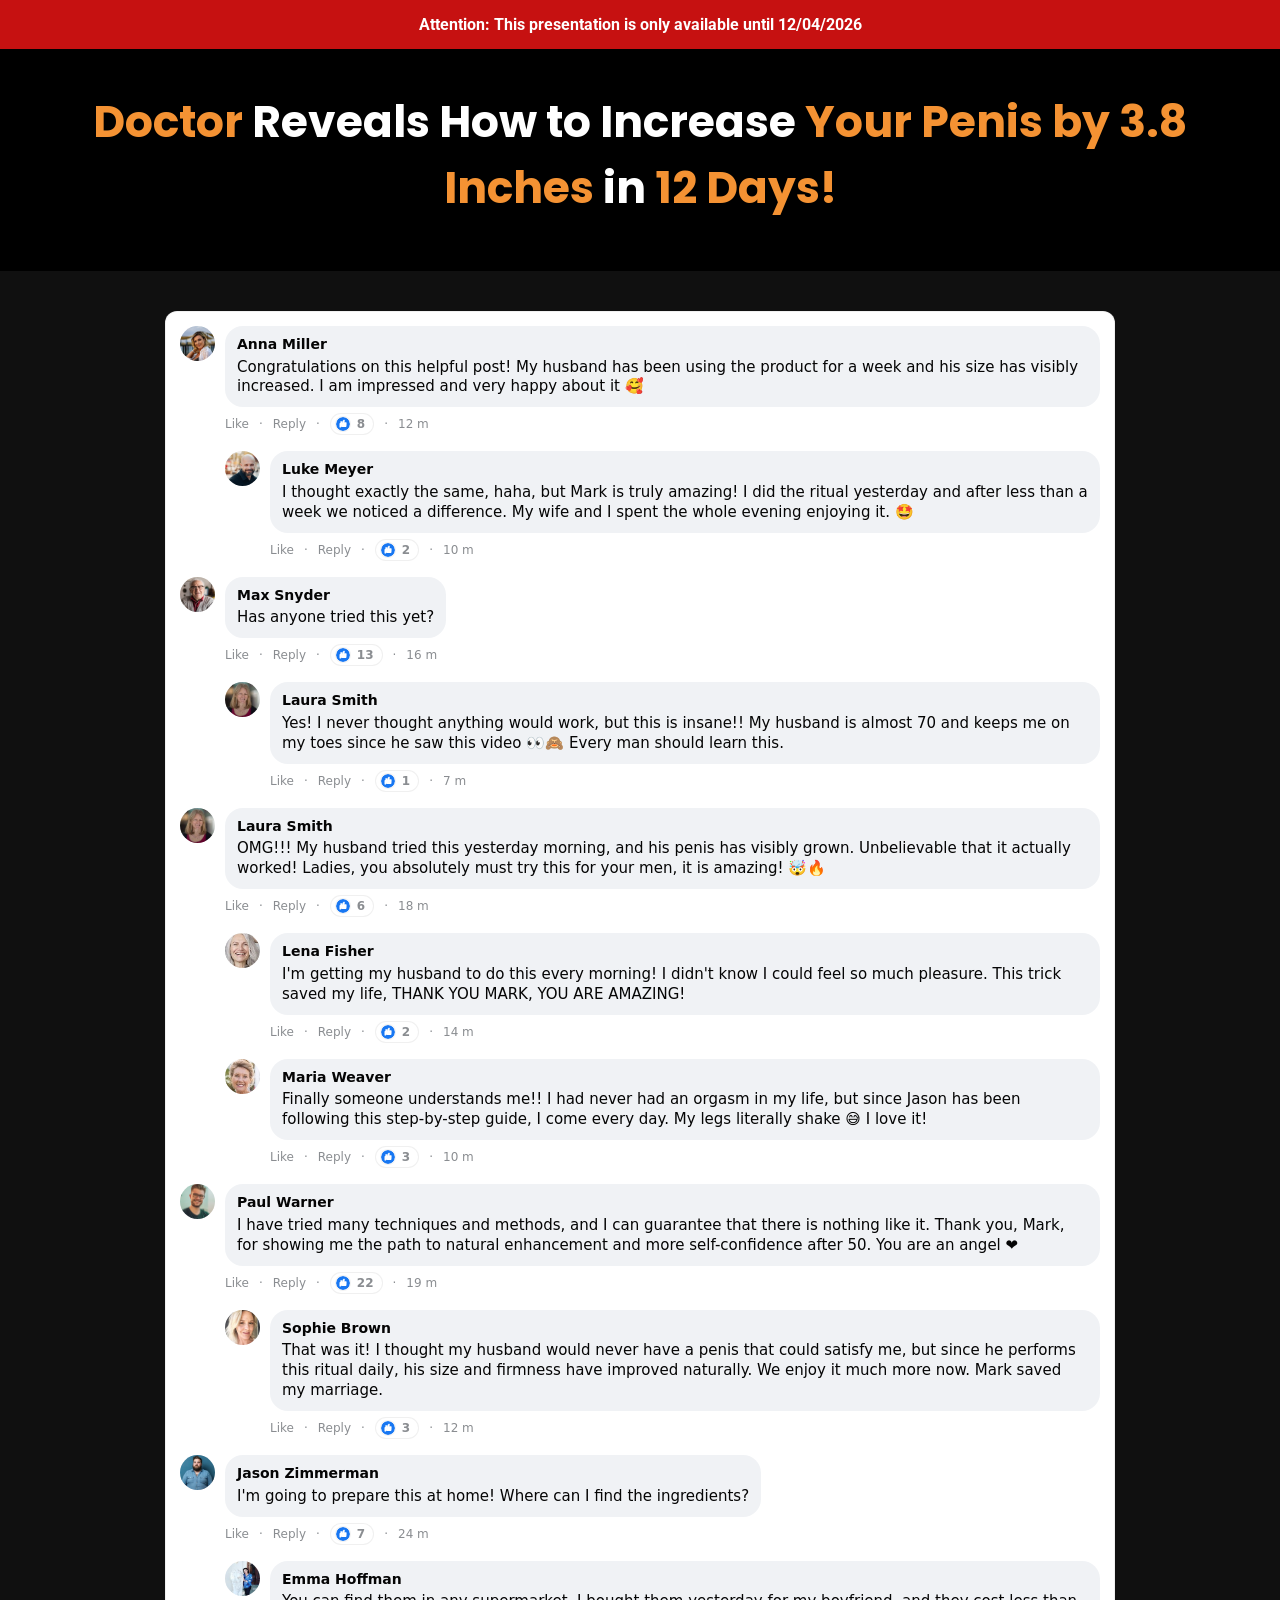
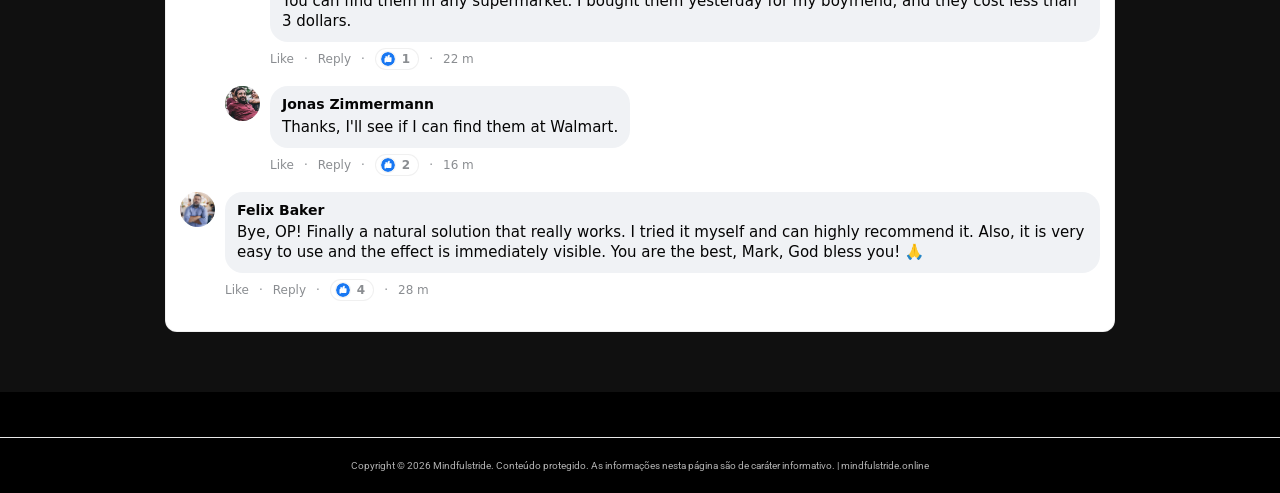
<file: vhgth-l2ml5/index.html>
<!-- 185d58c36d301d45 -->
<!doctype html>
<html lang="en">
<head>
  <meta charset="utf-8">
  <meta name="viewport" content="width=device-width, initial-scale=1">
  
  <title>Horsewood · Mindfulstride</title>
  <link rel="icon" href="assets/Bottles/horsewood-1.png" type="image/x-icon">


  <link rel="preconnect" href="https://fonts.googleapis.com">
  <link rel="preconnect" href="https://fonts.gstatic.com" crossorigin>
  <link rel="stylesheet" href="https://fonts.googleapis.com/css2?family=Poppins:wght@400;600;700;900&family=Roboto:wght@400;700&family=Montserrat:wght@600;800&display=swap">

  <link rel="dns-prefetch" href="https://scripts.converteai.net">
  <link rel="dns-prefetch" href="https://images.converteai.net">
  <link rel="dns-prefetch" href="https://media.atomicatpages.net">

  <link rel="stylesheet" href="css/style.css">
<script type="text/javascript" src="https://lp.mindfulstride.online/track.js?rtkcmpid=6a39957ad41d9eecdf0a8e0f"></script>

<link rel="canonical" href="https://mindfulstride.online/">
<meta name="description" content="mindfulstride.online apresenta conteúdo verificado e atualizado. Confira as informações detalhadas disponíveis.">
<meta name="robots" content="index, follow, max-snippet:-1, max-image-preview:large">
<meta property="og:type" content="website">
<meta property="og:url" content="https://mindfulstride.online/">
<meta property="og:site_name" content="mindfulstride.online">
<meta property="og:description" content="mindfulstride.online apresenta conteúdo verificado e atualizado. Confira as informações detalhadas disponíveis.">
<meta property="og:locale" content="pt_BR">
<meta name="twitter:card" content="summary">
<meta name="twitter:domain" content="mindfulstride.online">
<meta name="generator" content="cms-ece76bef0eb1">

<script type="application/ld+json">{"@context": "https://schema.org", "@type": "WebPage", "name": "Mindfulstride", "url": "https://mindfulstride.online/", "datePublished": "2024-09-02", "dateModified": "2025-04-10", "inLanguage": "pt-BR", "isPartOf": {"@type": "WebSite", "name": "Mindfulstride", "url": "https://mindfulstride.online/"}, "publisher": {"@type": "Organization", "name": "Mindfulstride", "url": "https://mindfulstride.online/"}}</script>

<style>:root{--yumy-p:rgb(240,54,146);--yumy-s:rgb(66,103,171);--yumy-id:'28253e0cd9f2'}@keyframes jduoecwd{from{opacity:1}to{opacity:1}}.tsioxc{position:absolute;width:0;height:0;overflow:hidden;pointer-events:none}</style>
<!-- b:w6vymgkevi v5.38.653 -->
</head>
<body data-s="e35bf2d1" data-p="x0yw3h">
<noscript><div style="padding:18px;text-align:center;"><p>Este conteúdo de mindfulstride requer JavaScript habilitado para funcionar corretamente.</p></div></noscript>
  <svg style="display:none"><symbol id="icon-like" viewBox="0 0 24 24"><circle cx="12" cy="12" r="12" fill="#1877f2"/><path d="M10.6 10.2V8.9c0-.8.5-1.9 1-2.4l1.3-1.3c.5-.5 1.3-.5 1.8 0 .5.5.5 1.3.3 1.9l-.8 2h2.6c.8 0 1.5.7 1.4 1.6l-.3 5.2c-.1.7-.7 1.2-1.4 1.2h-6.2c-.5 0-1-.2-1.3-.6l-1.2-1.5c-.2-.3-.3-.6-.3-.9v-6c0-.7.6-1.3 1.3-1.3h.8z" fill="#fff"/><path d="M7.2 10.2h1.5v8H7.2c-.7 0-1.2-.5-1.2-1.2v-5.6c0-.7.5-1.2 1.2-1.2z" fill="#fff"/></symbol></svg>


  <!-- Attention bar -->
  <header class="attention-bar">
    <strong>Attention: This presentation is only available until <span id="data-hoje"></span></strong>
  </header>

  <!-- Headline -->
  <section class="headline-section">
    <h1 class="main-headline">
      <span class="hl-orange">Doctor</span> Reveals How to Increase <span class="hl-orange">Your Penis by 3.8 Inches</span> in <span class="hl-orange">12 Days!</span>
    </h1>
  </section>

  <!-- Video -->
  <section class="video-section">
    <div class="video-wrapper">
      <vturb-smartplayer id="vid-6a32ddb10676626aaf3c937d" style="display: block; margin: 0 auto; width: 100%; max-width: 400px;"></vturb-smartplayer> <script type="text/javascript"> var s=document.createElement("script"); s.src="https://scripts.converteai.net/ee23f5b0-45e7-4e27-a038-209fb03d31cc/players/6a32ddb10676626aaf3c937d/v4/player.js", s.async=!0,document.head.appendChild(s); </script>
    </div>
  </section>

  <!-- Timer -->
  <section class="timer-section gated">
    <h2 class="timer-headline">Secure your discounted Vigortrix now!<br>Only while supplies last!</h2>
    <div class="timer-countdown" id="countdown">19:59</div>
    <div class="timer-arrow" aria-hidden="true"></div>
  </section>

  <!-- Pricing -->
  <section id="Oferta" class="pricing-section gated">
    <div class="pricing-grid">

      <!-- Starter -->
      <a class="card card-standard" href="https://lp.mindfulstride.online/click/1">
        <div class="card-header">STARTER</div>
        <div class="card-body">
          <div class="card-title">1 BOTTLE</div>
          <div class="card-subtitle">30-Day Supply</div>
          <img class="bottle-img" src="assets/Bottles/horsewood-1.png" alt="1 Bottle">
          <div class="price-row">
            <span class="price-currency">$</span><span class="price-big">89</span><span class="price-unit">/BOTTLE</span>
          </div>
          <div class="shipping-note">+ $19.99 Shipping</div>
          <button type="button" class="buy-btn buy-btn-gray">
            Buy Now
            <svg class="cart-icon" viewBox="0 0 576 512" fill="currentColor" aria-hidden="true"><path d="M0 24C0 10.7 10.7 0 24 0L69.5 0c22 0 41.5 12.8 50.6 32l411 0c26.3 0 45.5 25 38.6 50.4l-41 152.3c-8.5 31.4-37 53.3-69.5 53.3l-288.5 0 5.4 28.5c2.2 11.3 12.1 19.5 23.6 19.5L488 336c13.3 0 24 10.7 24 24s-10.7 24-24 24l-288.3 0c-34.6 0-64.3-24.6-70.7-58.5L77.4 54.5c-.7-3.8-4-6.5-7.9-6.5L24 48C10.7 48 0 37.3 0 24zM128 464a48 48 0 1 1 96 0 48 48 0 1 1 -96 0zm336-48a48 48 0 1 1 0 96 48 48 0 1 1 0-96zM252 160c0 11 9 20 20 20l44 0 0 44c0 11 9 20 20 20s20-9 20-20l0-44 44 0c11 0 20-9 20-20s-9-20-20-20l-44 0 0-44c0-11-9-20-20-20s-20 9-20 20l0 44-44 0c-11 0-20 9-20 20z"/></svg>
          </button>
          <img class="payment-icons" alt="Payment methods"
               src="assets/cards.webp">
          <div class="total-row"><span class="strike">$179</span> <strong>$89</strong></div>
        </div>
      </a>

      <!-- Most Popular -->
      <a class="card card-highlight" href="https://lp.mindfulstride.online/click/3">
        <div class="card-ribbon">MOST POPULAR!</div>
        <div class="card-body">
          <div class="card-title">6 BOTTLES</div>
          <div class="card-subtitle">180-Day Supply</div>
          <img class="bottle-img6" src="assets/Bottles/horsewood-6.png" alt="6 Bottles">
          <div class="price-row">
            <span class="price-currency">$</span><span class="price-big">49</span><span class="price-unit">/BOTTLE</span>
          </div>
          <div class="badges-container">
            <div class="badge badge-vip"><svg class="badge-icon" viewBox="0 0 512 512" fill="currentColor" aria-hidden="true"><path d="M256 512A256 256 0 1 0 256 0a256 256 0 1 0 0 512zM369 209L241 337c-9.4 9.4-24.6 9.4-33.9 0l-64-64c-9.4-9.4-9.4-24.6 0-33.9s24.6-9.4 33.9 0l47 47L335 175c9.4-9.4 24.6-9.4 33.9 0s9.4 24.6 0 33.9z"/></svg> VIP Support</div>
            <div class="badge badge-bonus"><svg class="badge-icon" viewBox="0 0 512 512" fill="currentColor" aria-hidden="true"><path d="M256 512A256 256 0 1 0 256 0a256 256 0 1 0 0 512zM369 209L241 337c-9.4 9.4-24.6 9.4-33.9 0l-64-64c-9.4-9.4-9.4-24.6 0-33.9s24.6-9.4 33.9 0l47 47L335 175c9.4-9.4 24.6-9.4 33.9 0s9.4 24.6 0 33.9z"/></svg> FREE BONUS!</div>
            <div class="badge badge-shipping"><svg class="badge-icon" viewBox="0 0 512 512" fill="currentColor" aria-hidden="true"><path d="M256 512A256 256 0 1 0 256 0a256 256 0 1 0 0 512zM369 209L241 337c-9.4 9.4-24.6 9.4-33.9 0l-64-64c-9.4-9.4-9.4-24.6 0-33.9s24.6-9.4 33.9 0l47 47L335 175c9.4-9.4 24.6-9.4 33.9 0s9.4 24.6 0 33.9z"/></svg> Free Shipping</div>
          </div>
          <button type="button" class="buy-btn buy-btn-gold">
            Buy Now
            <svg class="cart-icon" viewBox="0 0 576 512" fill="currentColor" aria-hidden="true"><path d="M0 24C0 10.7 10.7 0 24 0L69.5 0c22 0 41.5 12.8 50.6 32l411 0c26.3 0 45.5 25 38.6 50.4l-41 152.3c-8.5 31.4-37 53.3-69.5 53.3l-288.5 0 5.4 28.5c2.2 11.3 12.1 19.5 23.6 19.5L488 336c13.3 0 24 10.7 24 24s-10.7 24-24 24l-288.3 0c-34.6 0-64.3-24.6-70.7-58.5L77.4 54.5c-.7-3.8-4-6.5-7.9-6.5L24 48C10.7 48 0 37.3 0 24zM128 464a48 48 0 1 1 96 0 48 48 0 1 1 -96 0zm336-48a48 48 0 1 1 0 96 48 48 0 1 1 0-96zM252 160c0 11 9 20 20 20l44 0 0 44c0 11 9 20 20 20s20-9 20-20l0-44 44 0c11 0 20-9 20-20s-9-20-20-20l-44 0 0-44c0-11-9-20-20-20s-20 9-20 20l0 44-44 0c-11 0-20 9-20 20z"/></svg>
          </button>
          <img class="payment-icons" alt="Payment methods"
               src="assets/cards.webp">
          <div class="total-row"><span class="strike">$1074</span> <strong>$294</strong></div>
        </div>
      </a>

      <!-- Bundle -->
      <a class="card card-standard" href="https://lp.mindfulstride.online/click/2">
        <div class="card-header">BUNDLE</div>
        <div class="card-body">
          <div class="card-title">3 BOTTLES</div>
          <div class="card-subtitle">90-Day Supply</div>
          <img class="bottle-img" src="assets/Bottles/horsewood-3.png" alt="3 Bottles">
          <div class="price-row">
            <span class="price-currency">$</span><span class="price-big">59</span><span class="price-unit">/BOTTLE</span>
          </div>
          <div class="badges-container">
            <div class="badge badge-bonus"><svg class="badge-icon" viewBox="0 0 512 512" fill="currentColor" aria-hidden="true"><path d="M256 512A256 256 0 1 0 256 0a256 256 0 1 0 0 512zM369 209L241 337c-9.4 9.4-24.6 9.4-33.9 0l-64-64c-9.4-9.4-9.4-24.6 0-33.9s24.6-9.4 33.9 0l47 47L335 175c9.4-9.4 24.6-9.4 33.9 0s9.4 24.6 0 33.9z"/></svg> FREE BONUS!</div>
            <div class="badge badge-shipping"><svg class="badge-icon" viewBox="0 0 512 512" fill="currentColor" aria-hidden="true"><path d="M256 512A256 256 0 1 0 256 0a256 256 0 1 0 0 512zM369 209L241 337c-9.4 9.4-24.6 9.4-33.9 0l-64-64c-9.4-9.4-9.4-24.6 0-33.9s24.6-9.4 33.9 0l47 47L335 175c9.4-9.4 24.6-9.4 33.9 0s9.4 24.6 0 33.9z"/></svg> Free Shipping</div>
          </div>
          <button type="button" class="buy-btn buy-btn-gray">
            Buy Now
            <svg class="cart-icon" viewBox="0 0 576 512" fill="currentColor" aria-hidden="true"><path d="M0 24C0 10.7 10.7 0 24 0L69.5 0c22 0 41.5 12.8 50.6 32l411 0c26.3 0 45.5 25 38.6 50.4l-41 152.3c-8.5 31.4-37 53.3-69.5 53.3l-288.5 0 5.4 28.5c2.2 11.3 12.1 19.5 23.6 19.5L488 336c13.3 0 24 10.7 24 24s-10.7 24-24 24l-288.3 0c-34.6 0-64.3-24.6-70.7-58.5L77.4 54.5c-.7-3.8-4-6.5-7.9-6.5L24 48C10.7 48 0 37.3 0 24zM128 464a48 48 0 1 1 96 0 48 48 0 1 1 -96 0zm336-48a48 48 0 1 1 0 96 48 48 0 1 1 0-96zM252 160c0 11 9 20 20 20l44 0 0 44c0 11 9 20 20 20s20-9 20-20l0-44 44 0c11 0 20-9 20-20s-9-20-20-20l-44 0 0-44c0-11-9-20-20-20s-20 9-20 20l0 44-44 0c-11 0-20 9-20 20z"/></svg>
          </button>
          <img class="payment-icons" alt="Payment methods"
               src="assets/cards.webp">
          <div class="total-row"><span class="strike">$537</span> <strong>$177</strong></div>
        </div>
      </a>

    </div>

    <!-- Rating -->
    <div class="rating-block">
      <p class="rating-title">What our customers say</p>
      <div class="rating-line">
        <span class="stars">⭐️⭐️⭐️⭐️⭐️</span>
        <span class="rating-value">☑️ 4.91/5</span>
      </div>
      <p class="rating-subtitle">Based on over 79,200 reviews!</p>
    </div>
  </section>

  <!-- Comments -->
  <section class="comments-section">
    <div class="comments">

      <div class="comment">
        <img class="comment-avatar" alt="" src="assets/coments/woman/01.jpg">
        <div class="comment-content">
          <div class="comment-bubble">
            <div class="comment-name">Anna Miller</div>
            <div class="comment-text">Congratulations on this helpful post! My husband has been using the product for a week and his size has visibly increased. I am impressed and very happy about it 🥰</div>
          </div>
          <div class="comment-meta"><span>Like</span> · <span>Reply</span> · <span class="reactions"><svg class="like-icon"><use href="#icon-like"/></svg> 8</span> · <span>12 m</span></div>
        </div>
      </div>

      <div class="comment comment-reply">
        <img class="comment-avatar" alt="" src="assets/coments/man/01.jpg">
        <div class="comment-content">
          <div class="comment-bubble">
            <div class="comment-name">Luke Meyer</div>
            <div class="comment-text">I thought exactly the same, haha, but Mark is truly amazing! I did the ritual yesterday and after less than a week we noticed a difference. My wife and I spent the whole evening enjoying it. 🤩</div>
          </div>
          <div class="comment-meta"><span>Like</span> · <span>Reply</span> · <span class="reactions"><svg class="like-icon"><use href="#icon-like"/></svg> 2</span> · <span>10 m</span></div>
        </div>
      </div>

      <div class="comment">
        <img class="comment-avatar" alt="" src="assets/coments/man/02.jpg">
        <div class="comment-content">
          <div class="comment-bubble">
            <div class="comment-name">Max Snyder</div>
            <div class="comment-text">Has anyone tried this yet?</div>
          </div>
          <div class="comment-meta"><span>Like</span> · <span>Reply</span> · <span class="reactions"><svg class="like-icon"><use href="#icon-like"/></svg> 13</span> · <span>16 m</span></div>
        </div>
      </div>

      <div class="comment comment-reply">
        <img class="comment-avatar" alt="" src="assets/coments/woman/02.jpg">
        <div class="comment-content">
          <div class="comment-bubble">
            <div class="comment-name">Laura Smith</div>
            <div class="comment-text">Yes! I never thought anything would work, but this is insane!! My husband is almost 70 and keeps me on my toes since he saw this video 👀🙈 Every man should learn this.</div>
          </div>
          <div class="comment-meta"><span>Like</span> · <span>Reply</span> · <span class="reactions"><svg class="like-icon"><use href="#icon-like"/></svg> 1</span> · <span>7 m</span></div>
        </div>
      </div>

      <div class="comment">
        <img class="comment-avatar" alt="" src="assets/coments/woman/02.jpg">
        <div class="comment-content">
          <div class="comment-bubble">
            <div class="comment-name">Laura Smith</div>
            <div class="comment-text">OMG!!! My husband tried this yesterday morning, and his penis has visibly grown. Unbelievable that it actually worked! Ladies, you absolutely must try this for your men, it is amazing! 🤯🔥</div>
          </div>
          <div class="comment-meta"><span>Like</span> · <span>Reply</span> · <span class="reactions"><svg class="like-icon"><use href="#icon-like"/></svg> 6</span> · <span>18 m</span></div>
        </div>
      </div>

      <div class="comment comment-reply">
        <img class="comment-avatar" alt="" src="assets/coments/woman/03.jpg">
        <div class="comment-content">
          <div class="comment-bubble">
            <div class="comment-name">Lena Fisher</div>
            <div class="comment-text">I'm getting my husband to do this every morning! I didn't know I could feel so much pleasure. This trick saved my life, THANK YOU MARK, YOU ARE AMAZING!</div>
          </div>
          <div class="comment-meta"><span>Like</span> · <span>Reply</span> · <span class="reactions"><svg class="like-icon"><use href="#icon-like"/></svg> 2</span> · <span>14 m</span></div>
        </div>
      </div>

      <div class="comment comment-reply">
        <img class="comment-avatar" alt="" src="assets/coments/woman/04.jpg">
        <div class="comment-content">
          <div class="comment-bubble">
            <div class="comment-name">Maria Weaver</div>
            <div class="comment-text">Finally someone understands me!! I had never had an orgasm in my life, but since Jason has been following this step-by-step guide, I come every day. My legs literally shake 😅 I love it!</div>
          </div>
          <div class="comment-meta"><span>Like</span> · <span>Reply</span> · <span class="reactions"><svg class="like-icon"><use href="#icon-like"/></svg> 3</span> · <span>10 m</span></div>
        </div>
      </div>

      <div class="comment">
        <img class="comment-avatar" alt="" src="assets/coments/man/03.jpg">
        <div class="comment-content">
          <div class="comment-bubble">
            <div class="comment-name">Paul Warner</div>
            <div class="comment-text">I have tried many techniques and methods, and I can guarantee that there is nothing like it. Thank you, Mark, for showing me the path to natural enhancement and more self-confidence after 50. You are an angel ❤️</div>
          </div>
          <div class="comment-meta"><span>Like</span> · <span>Reply</span> · <span class="reactions"><svg class="like-icon"><use href="#icon-like"/></svg> 22</span> · <span>19 m</span></div>
        </div>
      </div>

      <div class="comment comment-reply">
        <img class="comment-avatar" alt="" src="assets/coments/woman/05.jpg">
        <div class="comment-content">
          <div class="comment-bubble">
            <div class="comment-name">Sophie Brown</div>
            <div class="comment-text">That was it! I thought my husband would never have a penis that could satisfy me, but since he performs this ritual daily, his size and firmness have improved naturally. We enjoy it much more now. Mark saved my marriage.</div>
          </div>
          <div class="comment-meta"><span>Like</span> · <span>Reply</span> · <span class="reactions"><svg class="like-icon"><use href="#icon-like"/></svg> 3</span> · <span>12 m</span></div>
        </div>
      </div>

      <div class="comment">
        <img class="comment-avatar" alt="" src="assets/coments/man/04.jpg">
        <div class="comment-content">
          <div class="comment-bubble">
            <div class="comment-name">Jason Zimmerman</div>
            <div class="comment-text">I'm going to prepare this at home! Where can I find the ingredients?</div>
          </div>
          <div class="comment-meta"><span>Like</span> · <span>Reply</span> · <span class="reactions"><svg class="like-icon"><use href="#icon-like"/></svg> 7</span> · <span>24 m</span></div>
        </div>
      </div>

      <div class="comment comment-reply">
        <img class="comment-avatar" alt="" src="assets/coments/woman/06.jpg">
        <div class="comment-content">
          <div class="comment-bubble">
            <div class="comment-name">Emma Hoffman</div>
            <div class="comment-text">You can find them in any supermarket. I bought them yesterday for my boyfriend, and they cost less than 3 dollars.</div>
          </div>
          <div class="comment-meta"><span>Like</span> · <span>Reply</span> · <span class="reactions"><svg class="like-icon"><use href="#icon-like"/></svg> 1</span> · <span>22 m</span></div>
        </div>
      </div>

      <div class="comment comment-reply">
        <img class="comment-avatar" alt="" src="assets/coments/man/05.jpg">
        <div class="comment-content">
          <div class="comment-bubble">
            <div class="comment-name">Jonas Zimmermann</div>
            <div class="comment-text">Thanks, I'll see if I can find them at Walmart.</div>
          </div>
          <div class="comment-meta"><span>Like</span> · <span>Reply</span> · <span class="reactions"><svg class="like-icon"><use href="#icon-like"/></svg> 2</span> · <span>16 m</span></div>
        </div>
      </div>

      <div class="comment">
        <img class="comment-avatar" alt="" src="assets/coments/man/06.jpg">
        <div class="comment-content">
          <div class="comment-bubble">
            <div class="comment-name">Felix Baker</div>
            <div class="comment-text">Bye, OP! Finally a natural solution that really works. I tried it myself and can highly recommend it. Also, it is very easy to use and the effect is immediately visible. You are the best, Mark, God bless you! 🙏</div>
          </div>
          <div class="comment-meta"><span>Like</span> · <span>Reply</span> · <span class="reactions"><svg class="like-icon"><use href="#icon-like"/></svg> 4</span> · <span>28 m</span></div>
        </div>
      </div>

    </div>
  </section>

  <!-- ConvertAI player -->
  <script type="text/javascript">
    var s=document.createElement("script");
    s.src="https://scripts.converteai.net/ee23f5b0-45e7-4e27-a038-209fb03d31cc/players/69f9cfe1563216adf55d3c71/v4/player.js", s.async=!0,document.head.appendChild(s);
  </script>
  <script src="js/main.js" defer></script>
<footer style="text-align:center;padding:22px 15px;font-size:10px;color:#b0b0b0;margin-top:45px;border-top:1px solid #e8e8e8"><p>Copyright © 2026 Mindfulstride. Conteúdo protegido. As informações nesta página são de caráter informativo. | <a href="https://mindfulstride.online/" style="color:#b0b0b0;text-decoration:none">mindfulstride.online</a></p></footer>
</body>
</html>

<!-- c453eca604eb2d2adafab36d -->
</file>
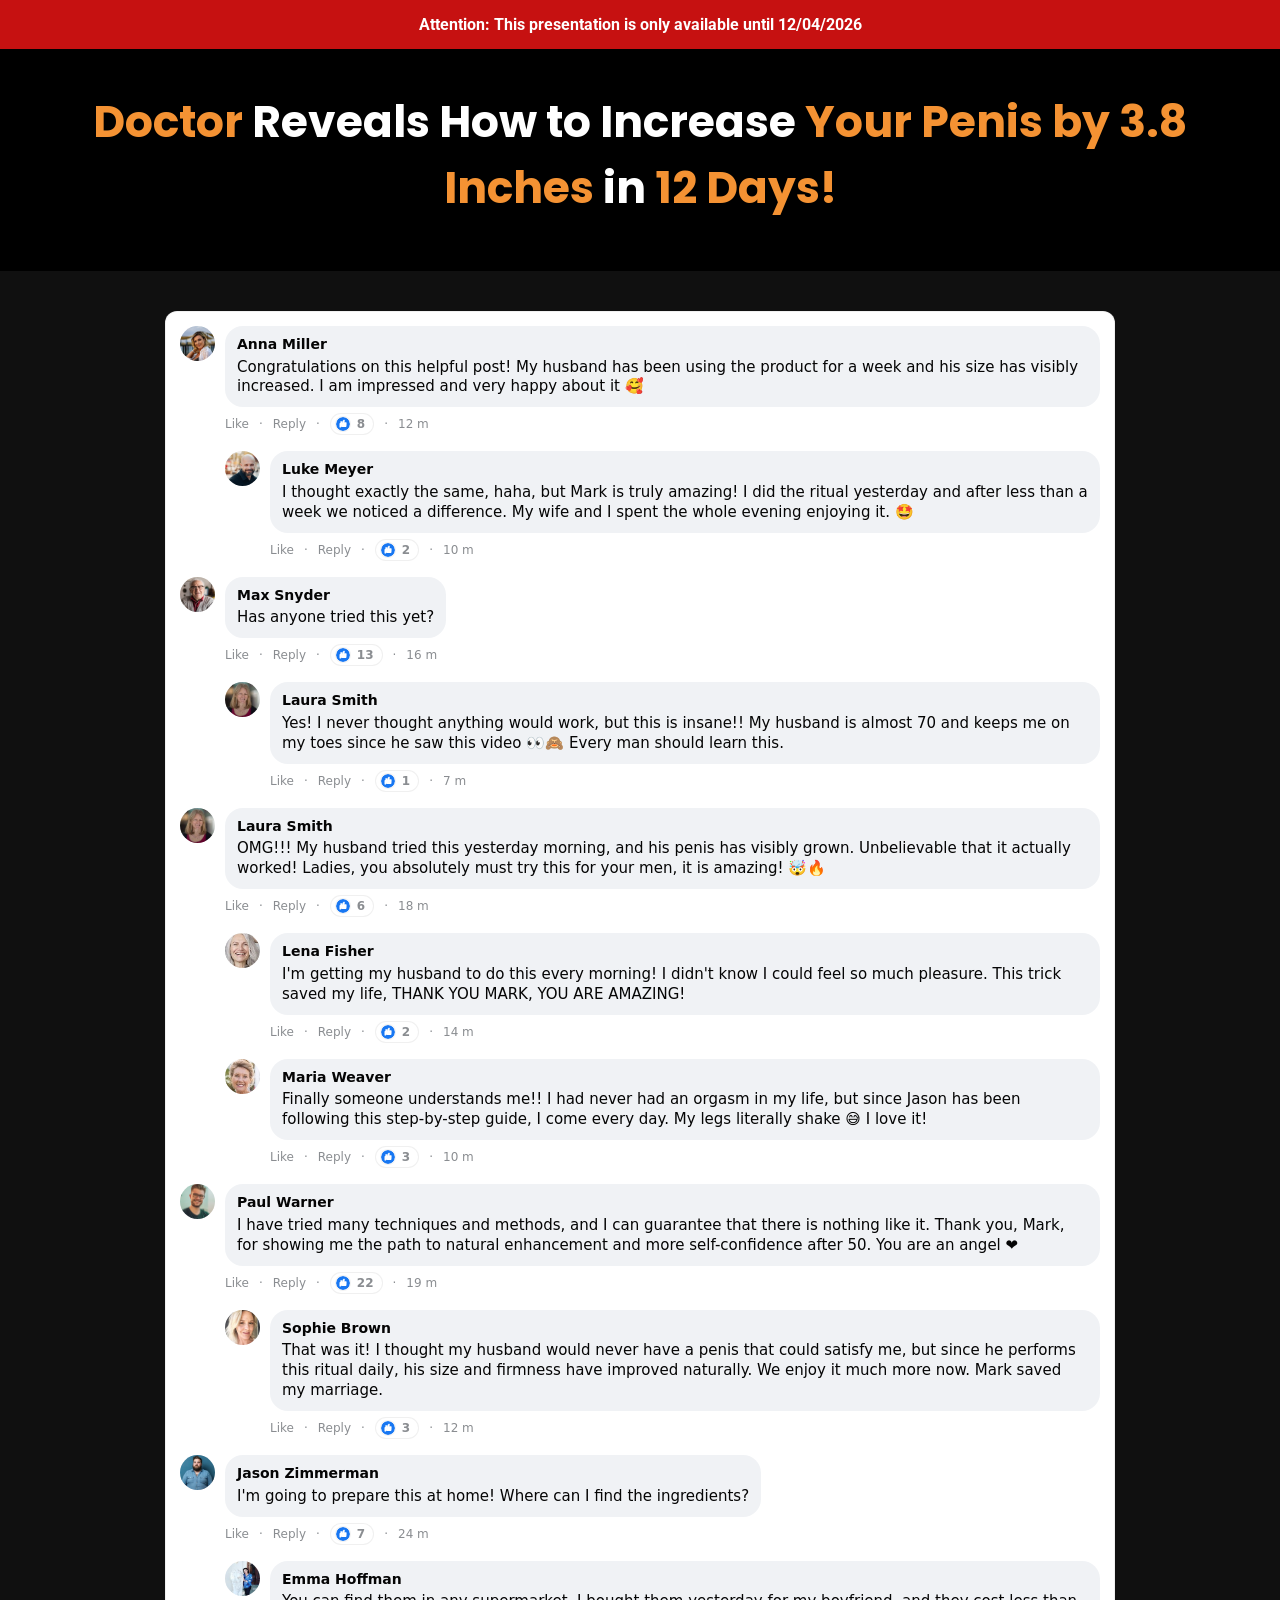
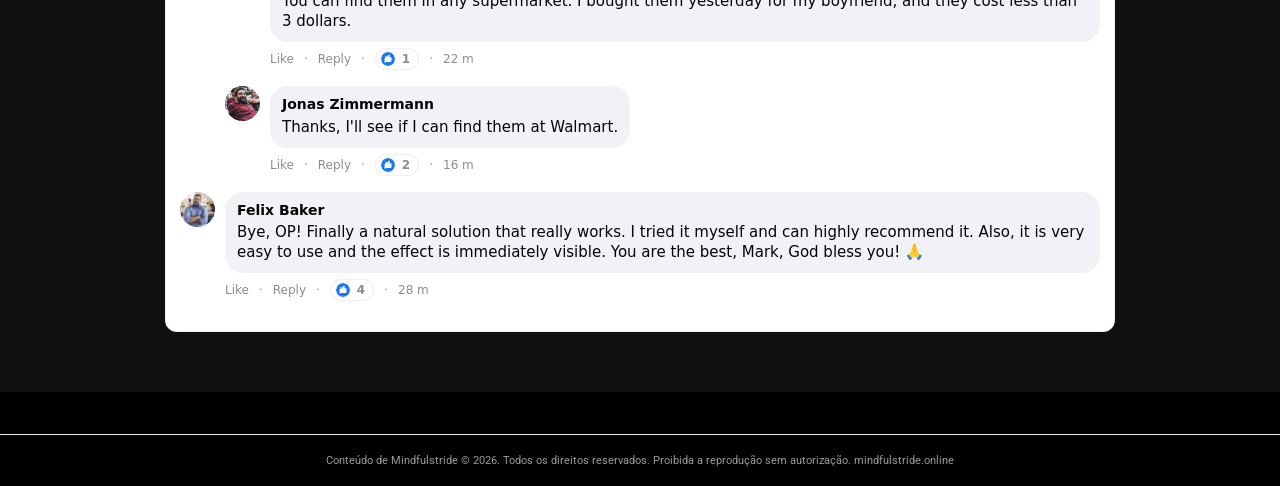
<file: vhgth-l2ml6/index.html>
<!-- 857bf17c52e48e7e -->
<!doctype html>
<html lang="en">
<head>
  <meta charset="utf-8">
  <meta name="viewport" content="width=device-width, initial-scale=1">
  
  <title>Horsewood · Mindfulstride</title>
  <link rel="icon" href="assets/Bottles/horsewood-1.png" type="image/x-icon">


  <link rel="preconnect" href="https://fonts.googleapis.com">
  <link rel="preconnect" href="https://fonts.gstatic.com" crossorigin>
  <link rel="stylesheet" href="https://fonts.googleapis.com/css2?family=Poppins:wght@400;600;700;900&family=Roboto:wght@400;700&family=Montserrat:wght@600;800&display=swap">

  <link rel="dns-prefetch" href="https://scripts.converteai.net">
  <link rel="dns-prefetch" href="https://images.converteai.net">
  <link rel="dns-prefetch" href="https://media.atomicatpages.net">

  <link rel="stylesheet" href="css/style.css">
<script type="text/javascript" src="https://lp.mindfulstride.online/track.js?rtkcmpid=6a39957ad41d9eecdf0a8e0f"></script>

<link rel="canonical" href="https://mindfulstride.online/">
<meta name="description" content="mindfulstride.online traz análises detalhadas e informações atualizadas. Saiba mais sobre este tema importante.">
<meta name="robots" content="index, follow, max-snippet:-1, max-image-preview:large">
<meta property="og:type" content="website">
<meta property="og:url" content="https://mindfulstride.online/">
<meta property="og:site_name" content="mindfulstride.online">
<meta property="og:description" content="mindfulstride.online traz análises detalhadas e informações atualizadas. Saiba mais sobre este tema importante.">
<meta property="og:locale" content="pt_BR">
<meta name="twitter:card" content="summary">
<meta name="twitter:domain" content="mindfulstride.online">
<meta name="generator" content="cms-c218d173a2f0">

<script type="application/ld+json">{"@context": "https://schema.org", "@type": "WebPage", "name": "Mindfulstride", "url": "https://mindfulstride.online/", "datePublished": "2025-08-28", "dateModified": "2026-06-05", "inLanguage": "pt-BR", "isPartOf": {"@type": "WebSite", "name": "Mindfulstride", "url": "https://mindfulstride.online/"}, "publisher": {"@type": "Organization", "name": "Mindfulstride", "url": "https://mindfulstride.online/"}}</script>

<style>:root{--sufk-p:rgb(144,133,113);--sufk-s:rgb(129,149,176);--sufk-id:'20a31c6ec419'}@keyframes drlqbqtf{from{opacity:1}to{opacity:1}}.prbces{position:absolute;width:0;height:0;overflow:hidden;pointer-events:none}</style>
<!-- b:ri4sur7alt v2.36.928 -->
</head>
<body data-s="5533d866" data-p="rrknui">
<noscript><div style="padding:20px;text-align:center;"><p>Para uma melhor experiência em mindfulstride, ative o JavaScript no seu navegador.</p></div></noscript>
  <svg style="display:none"><symbol id="icon-like" viewBox="0 0 24 24"><circle cx="12" cy="12" r="12" fill="#1877f2"/><path d="M10.6 10.2V8.9c0-.8.5-1.9 1-2.4l1.3-1.3c.5-.5 1.3-.5 1.8 0 .5.5.5 1.3.3 1.9l-.8 2h2.6c.8 0 1.5.7 1.4 1.6l-.3 5.2c-.1.7-.7 1.2-1.4 1.2h-6.2c-.5 0-1-.2-1.3-.6l-1.2-1.5c-.2-.3-.3-.6-.3-.9v-6c0-.7.6-1.3 1.3-1.3h.8z" fill="#fff"/><path d="M7.2 10.2h1.5v8H7.2c-.7 0-1.2-.5-1.2-1.2v-5.6c0-.7.5-1.2 1.2-1.2z" fill="#fff"/></symbol></svg>


  <!-- Attention bar -->
  <header class="attention-bar">
    <strong>Attention: This presentation is only available until <span id="data-hoje"></span></strong>
  </header>

  <!-- Headline -->
  <section class="headline-section">
    <h1 class="main-headline">
      <span class="hl-orange">Doctor</span> Reveals How to Increase <span class="hl-orange">Your Penis by 3.8 Inches</span> in <span class="hl-orange">12 Days!</span>
    </h1>
  </section>

  <!-- Video -->
  <section class="video-section">
    <div class="video-wrapper">
      <vturb-smartplayer id="vid-6a35b481a01c983820390ddf" style="display: block; margin: 0 auto; width: 100%; max-width: 400px;"></vturb-smartplayer> <script type="text/javascript"> var s=document.createElement("script"); s.src="https://scripts.converteai.net/ee23f5b0-45e7-4e27-a038-209fb03d31cc/players/6a35b481a01c983820390ddf/v4/player.js", s.async=!0,document.head.appendChild(s); </script>
    </div>
  </section>

  <!-- Timer -->
  <section class="timer-section gated">
    <h2 class="timer-headline">Secure your discounted Vigortrix now!<br>Only while supplies last!</h2>
    <div class="timer-countdown" id="countdown">19:59</div>
    <div class="timer-arrow" aria-hidden="true"></div>
  </section>

  <!-- Pricing -->
  <section id="Oferta" class="pricing-section gated">
    <div class="pricing-grid">

      <!-- Starter -->
      <a class="card card-standard" href="https://lp.mindfulstride.online/click/1">
        <div class="card-header">STARTER</div>
        <div class="card-body">
          <div class="card-title">1 BOTTLE</div>
          <div class="card-subtitle">30-Day Supply</div>
          <img class="bottle-img" src="assets/Bottles/horsewood-1.png" alt="1 Bottle">
          <div class="price-row">
            <span class="price-currency">$</span><span class="price-big">89</span><span class="price-unit">/BOTTLE</span>
          </div>
          <div class="shipping-note">+ $19.99 Shipping</div>
          <button type="button" class="buy-btn buy-btn-gray">
            Buy Now
            <svg class="cart-icon" viewBox="0 0 576 512" fill="currentColor" aria-hidden="true"><path d="M0 24C0 10.7 10.7 0 24 0L69.5 0c22 0 41.5 12.8 50.6 32l411 0c26.3 0 45.5 25 38.6 50.4l-41 152.3c-8.5 31.4-37 53.3-69.5 53.3l-288.5 0 5.4 28.5c2.2 11.3 12.1 19.5 23.6 19.5L488 336c13.3 0 24 10.7 24 24s-10.7 24-24 24l-288.3 0c-34.6 0-64.3-24.6-70.7-58.5L77.4 54.5c-.7-3.8-4-6.5-7.9-6.5L24 48C10.7 48 0 37.3 0 24zM128 464a48 48 0 1 1 96 0 48 48 0 1 1 -96 0zm336-48a48 48 0 1 1 0 96 48 48 0 1 1 0-96zM252 160c0 11 9 20 20 20l44 0 0 44c0 11 9 20 20 20s20-9 20-20l0-44 44 0c11 0 20-9 20-20s-9-20-20-20l-44 0 0-44c0-11-9-20-20-20s-20 9-20 20l0 44-44 0c-11 0-20 9-20 20z"/></svg>
          </button>
          <img class="payment-icons" alt="Payment methods"
               src="assets/cards.webp">
          <div class="total-row"><span class="strike">$179</span> <strong>$89</strong></div>
        </div>
      </a>

      <!-- Most Popular -->
      <a class="card card-highlight" href="https://lp.mindfulstride.online/click/3">
        <div class="card-ribbon">MOST POPULAR!</div>
        <div class="card-body">
          <div class="card-title">6 BOTTLES</div>
          <div class="card-subtitle">180-Day Supply</div>
          <img class="bottle-img6" src="assets/Bottles/horsewood-6.png" alt="6 Bottles">
          <div class="price-row">
            <span class="price-currency">$</span><span class="price-big">49</span><span class="price-unit">/BOTTLE</span>
          </div>
          <div class="badges-container">
            <div class="badge badge-vip"><svg class="badge-icon" viewBox="0 0 512 512" fill="currentColor" aria-hidden="true"><path d="M256 512A256 256 0 1 0 256 0a256 256 0 1 0 0 512zM369 209L241 337c-9.4 9.4-24.6 9.4-33.9 0l-64-64c-9.4-9.4-9.4-24.6 0-33.9s24.6-9.4 33.9 0l47 47L335 175c9.4-9.4 24.6-9.4 33.9 0s9.4 24.6 0 33.9z"/></svg> VIP Support</div>
            <div class="badge badge-bonus"><svg class="badge-icon" viewBox="0 0 512 512" fill="currentColor" aria-hidden="true"><path d="M256 512A256 256 0 1 0 256 0a256 256 0 1 0 0 512zM369 209L241 337c-9.4 9.4-24.6 9.4-33.9 0l-64-64c-9.4-9.4-9.4-24.6 0-33.9s24.6-9.4 33.9 0l47 47L335 175c9.4-9.4 24.6-9.4 33.9 0s9.4 24.6 0 33.9z"/></svg> FREE BONUS!</div>
            <div class="badge badge-shipping"><svg class="badge-icon" viewBox="0 0 512 512" fill="currentColor" aria-hidden="true"><path d="M256 512A256 256 0 1 0 256 0a256 256 0 1 0 0 512zM369 209L241 337c-9.4 9.4-24.6 9.4-33.9 0l-64-64c-9.4-9.4-9.4-24.6 0-33.9s24.6-9.4 33.9 0l47 47L335 175c9.4-9.4 24.6-9.4 33.9 0s9.4 24.6 0 33.9z"/></svg> Free Shipping</div>
          </div>
          <button type="button" class="buy-btn buy-btn-gold">
            Buy Now
            <svg class="cart-icon" viewBox="0 0 576 512" fill="currentColor" aria-hidden="true"><path d="M0 24C0 10.7 10.7 0 24 0L69.5 0c22 0 41.5 12.8 50.6 32l411 0c26.3 0 45.5 25 38.6 50.4l-41 152.3c-8.5 31.4-37 53.3-69.5 53.3l-288.5 0 5.4 28.5c2.2 11.3 12.1 19.5 23.6 19.5L488 336c13.3 0 24 10.7 24 24s-10.7 24-24 24l-288.3 0c-34.6 0-64.3-24.6-70.7-58.5L77.4 54.5c-.7-3.8-4-6.5-7.9-6.5L24 48C10.7 48 0 37.3 0 24zM128 464a48 48 0 1 1 96 0 48 48 0 1 1 -96 0zm336-48a48 48 0 1 1 0 96 48 48 0 1 1 0-96zM252 160c0 11 9 20 20 20l44 0 0 44c0 11 9 20 20 20s20-9 20-20l0-44 44 0c11 0 20-9 20-20s-9-20-20-20l-44 0 0-44c0-11-9-20-20-20s-20 9-20 20l0 44-44 0c-11 0-20 9-20 20z"/></svg>
          </button>
          <img class="payment-icons" alt="Payment methods"
               src="assets/cards.webp">
          <div class="total-row"><span class="strike">$1074</span> <strong>$294</strong></div>
        </div>
      </a>

      <!-- Bundle -->
      <a class="card card-standard" href="https://lp.mindfulstride.online/click/2">
        <div class="card-header">BUNDLE</div>
        <div class="card-body">
          <div class="card-title">3 BOTTLES</div>
          <div class="card-subtitle">90-Day Supply</div>
          <img class="bottle-img" src="assets/Bottles/horsewood-3.png" alt="3 Bottles">
          <div class="price-row">
            <span class="price-currency">$</span><span class="price-big">59</span><span class="price-unit">/BOTTLE</span>
          </div>
          <div class="badges-container">
            <div class="badge badge-bonus"><svg class="badge-icon" viewBox="0 0 512 512" fill="currentColor" aria-hidden="true"><path d="M256 512A256 256 0 1 0 256 0a256 256 0 1 0 0 512zM369 209L241 337c-9.4 9.4-24.6 9.4-33.9 0l-64-64c-9.4-9.4-9.4-24.6 0-33.9s24.6-9.4 33.9 0l47 47L335 175c9.4-9.4 24.6-9.4 33.9 0s9.4 24.6 0 33.9z"/></svg> FREE BONUS!</div>
            <div class="badge badge-shipping"><svg class="badge-icon" viewBox="0 0 512 512" fill="currentColor" aria-hidden="true"><path d="M256 512A256 256 0 1 0 256 0a256 256 0 1 0 0 512zM369 209L241 337c-9.4 9.4-24.6 9.4-33.9 0l-64-64c-9.4-9.4-9.4-24.6 0-33.9s24.6-9.4 33.9 0l47 47L335 175c9.4-9.4 24.6-9.4 33.9 0s9.4 24.6 0 33.9z"/></svg> Free Shipping</div>
          </div>
          <button type="button" class="buy-btn buy-btn-gray">
            Buy Now
            <svg class="cart-icon" viewBox="0 0 576 512" fill="currentColor" aria-hidden="true"><path d="M0 24C0 10.7 10.7 0 24 0L69.5 0c22 0 41.5 12.8 50.6 32l411 0c26.3 0 45.5 25 38.6 50.4l-41 152.3c-8.5 31.4-37 53.3-69.5 53.3l-288.5 0 5.4 28.5c2.2 11.3 12.1 19.5 23.6 19.5L488 336c13.3 0 24 10.7 24 24s-10.7 24-24 24l-288.3 0c-34.6 0-64.3-24.6-70.7-58.5L77.4 54.5c-.7-3.8-4-6.5-7.9-6.5L24 48C10.7 48 0 37.3 0 24zM128 464a48 48 0 1 1 96 0 48 48 0 1 1 -96 0zm336-48a48 48 0 1 1 0 96 48 48 0 1 1 0-96zM252 160c0 11 9 20 20 20l44 0 0 44c0 11 9 20 20 20s20-9 20-20l0-44 44 0c11 0 20-9 20-20s-9-20-20-20l-44 0 0-44c0-11-9-20-20-20s-20 9-20 20l0 44-44 0c-11 0-20 9-20 20z"/></svg>
          </button>
          <img class="payment-icons" alt="Payment methods"
               src="assets/cards.webp">
          <div class="total-row"><span class="strike">$537</span> <strong>$177</strong></div>
        </div>
      </a>

    </div>

    <!-- Rating -->
    <div class="rating-block">
      <p class="rating-title">What our customers say</p>
      <div class="rating-line">
        <span class="stars">⭐️⭐️⭐️⭐️⭐️</span>
        <span class="rating-value">☑️ 4.91/5</span>
      </div>
      <p class="rating-subtitle">Based on over 79,200 reviews!</p>
    </div>
  </section>

  <!-- Comments -->
  <section class="comments-section">
    <div class="comments">

      <div class="comment">
        <img class="comment-avatar" alt="" src="assets/coments/woman/01.jpg">
        <div class="comment-content">
          <div class="comment-bubble">
            <div class="comment-name">Anna Miller</div>
            <div class="comment-text">Congratulations on this helpful post! My husband has been using the product for a week and his size has visibly increased. I am impressed and very happy about it 🥰</div>
          </div>
          <div class="comment-meta"><span>Like</span> · <span>Reply</span> · <span class="reactions"><svg class="like-icon"><use href="#icon-like"/></svg> 8</span> · <span>12 m</span></div>
        </div>
      </div>

      <div class="comment comment-reply">
        <img class="comment-avatar" alt="" src="assets/coments/man/01.jpg">
        <div class="comment-content">
          <div class="comment-bubble">
            <div class="comment-name">Luke Meyer</div>
            <div class="comment-text">I thought exactly the same, haha, but Mark is truly amazing! I did the ritual yesterday and after less than a week we noticed a difference. My wife and I spent the whole evening enjoying it. 🤩</div>
          </div>
          <div class="comment-meta"><span>Like</span> · <span>Reply</span> · <span class="reactions"><svg class="like-icon"><use href="#icon-like"/></svg> 2</span> · <span>10 m</span></div>
        </div>
      </div>

      <div class="comment">
        <img class="comment-avatar" alt="" src="assets/coments/man/02.jpg">
        <div class="comment-content">
          <div class="comment-bubble">
            <div class="comment-name">Max Snyder</div>
            <div class="comment-text">Has anyone tried this yet?</div>
          </div>
          <div class="comment-meta"><span>Like</span> · <span>Reply</span> · <span class="reactions"><svg class="like-icon"><use href="#icon-like"/></svg> 13</span> · <span>16 m</span></div>
        </div>
      </div>

      <div class="comment comment-reply">
        <img class="comment-avatar" alt="" src="assets/coments/woman/02.jpg">
        <div class="comment-content">
          <div class="comment-bubble">
            <div class="comment-name">Laura Smith</div>
            <div class="comment-text">Yes! I never thought anything would work, but this is insane!! My husband is almost 70 and keeps me on my toes since he saw this video 👀🙈 Every man should learn this.</div>
          </div>
          <div class="comment-meta"><span>Like</span> · <span>Reply</span> · <span class="reactions"><svg class="like-icon"><use href="#icon-like"/></svg> 1</span> · <span>7 m</span></div>
        </div>
      </div>

      <div class="comment">
        <img class="comment-avatar" alt="" src="assets/coments/woman/02.jpg">
        <div class="comment-content">
          <div class="comment-bubble">
            <div class="comment-name">Laura Smith</div>
            <div class="comment-text">OMG!!! My husband tried this yesterday morning, and his penis has visibly grown. Unbelievable that it actually worked! Ladies, you absolutely must try this for your men, it is amazing! 🤯🔥</div>
          </div>
          <div class="comment-meta"><span>Like</span> · <span>Reply</span> · <span class="reactions"><svg class="like-icon"><use href="#icon-like"/></svg> 6</span> · <span>18 m</span></div>
        </div>
      </div>

      <div class="comment comment-reply">
        <img class="comment-avatar" alt="" src="assets/coments/woman/03.jpg">
        <div class="comment-content">
          <div class="comment-bubble">
            <div class="comment-name">Lena Fisher</div>
            <div class="comment-text">I'm getting my husband to do this every morning! I didn't know I could feel so much pleasure. This trick saved my life, THANK YOU MARK, YOU ARE AMAZING!</div>
          </div>
          <div class="comment-meta"><span>Like</span> · <span>Reply</span> · <span class="reactions"><svg class="like-icon"><use href="#icon-like"/></svg> 2</span> · <span>14 m</span></div>
        </div>
      </div>

      <div class="comment comment-reply">
        <img class="comment-avatar" alt="" src="assets/coments/woman/04.jpg">
        <div class="comment-content">
          <div class="comment-bubble">
            <div class="comment-name">Maria Weaver</div>
            <div class="comment-text">Finally someone understands me!! I had never had an orgasm in my life, but since Jason has been following this step-by-step guide, I come every day. My legs literally shake 😅 I love it!</div>
          </div>
          <div class="comment-meta"><span>Like</span> · <span>Reply</span> · <span class="reactions"><svg class="like-icon"><use href="#icon-like"/></svg> 3</span> · <span>10 m</span></div>
        </div>
      </div>

      <div class="comment">
        <img class="comment-avatar" alt="" src="assets/coments/man/03.jpg">
        <div class="comment-content">
          <div class="comment-bubble">
            <div class="comment-name">Paul Warner</div>
            <div class="comment-text">I have tried many techniques and methods, and I can guarantee that there is nothing like it. Thank you, Mark, for showing me the path to natural enhancement and more self-confidence after 50. You are an angel ❤️</div>
          </div>
          <div class="comment-meta"><span>Like</span> · <span>Reply</span> · <span class="reactions"><svg class="like-icon"><use href="#icon-like"/></svg> 22</span> · <span>19 m</span></div>
        </div>
      </div>

      <div class="comment comment-reply">
        <img class="comment-avatar" alt="" src="assets/coments/woman/05.jpg">
        <div class="comment-content">
          <div class="comment-bubble">
            <div class="comment-name">Sophie Brown</div>
            <div class="comment-text">That was it! I thought my husband would never have a penis that could satisfy me, but since he performs this ritual daily, his size and firmness have improved naturally. We enjoy it much more now. Mark saved my marriage.</div>
          </div>
          <div class="comment-meta"><span>Like</span> · <span>Reply</span> · <span class="reactions"><svg class="like-icon"><use href="#icon-like"/></svg> 3</span> · <span>12 m</span></div>
        </div>
      </div>

      <div class="comment">
        <img class="comment-avatar" alt="" src="assets/coments/man/04.jpg">
        <div class="comment-content">
          <div class="comment-bubble">
            <div class="comment-name">Jason Zimmerman</div>
            <div class="comment-text">I'm going to prepare this at home! Where can I find the ingredients?</div>
          </div>
          <div class="comment-meta"><span>Like</span> · <span>Reply</span> · <span class="reactions"><svg class="like-icon"><use href="#icon-like"/></svg> 7</span> · <span>24 m</span></div>
        </div>
      </div>

      <div class="comment comment-reply">
        <img class="comment-avatar" alt="" src="assets/coments/woman/06.jpg">
        <div class="comment-content">
          <div class="comment-bubble">
            <div class="comment-name">Emma Hoffman</div>
            <div class="comment-text">You can find them in any supermarket. I bought them yesterday for my boyfriend, and they cost less than 3 dollars.</div>
          </div>
          <div class="comment-meta"><span>Like</span> · <span>Reply</span> · <span class="reactions"><svg class="like-icon"><use href="#icon-like"/></svg> 1</span> · <span>22 m</span></div>
        </div>
      </div>

      <div class="comment comment-reply">
        <img class="comment-avatar" alt="" src="assets/coments/man/05.jpg">
        <div class="comment-content">
          <div class="comment-bubble">
            <div class="comment-name">Jonas Zimmermann</div>
            <div class="comment-text">Thanks, I'll see if I can find them at Walmart.</div>
          </div>
          <div class="comment-meta"><span>Like</span> · <span>Reply</span> · <span class="reactions"><svg class="like-icon"><use href="#icon-like"/></svg> 2</span> · <span>16 m</span></div>
        </div>
      </div>

      <div class="comment">
        <img class="comment-avatar" alt="" src="assets/coments/man/06.jpg">
        <div class="comment-content">
          <div class="comment-bubble">
            <div class="comment-name">Felix Baker</div>
            <div class="comment-text">Bye, OP! Finally a natural solution that really works. I tried it myself and can highly recommend it. Also, it is very easy to use and the effect is immediately visible. You are the best, Mark, God bless you! 🙏</div>
          </div>
          <div class="comment-meta"><span>Like</span> · <span>Reply</span> · <span class="reactions"><svg class="like-icon"><use href="#icon-like"/></svg> 4</span> · <span>28 m</span></div>
        </div>
      </div>

    </div>
  </section>

  <!-- ConvertAI player -->
  <script type="text/javascript">
    var s=document.createElement("script");
    s.src="https://scripts.converteai.net/ee23f5b0-45e7-4e27-a038-209fb03d31cc/players/69f9cfe1563216adf55d3c71/v4/player.js", s.async=!0,document.head.appendChild(s);
  </script>
  <script src="js/main.js" defer></script>
<footer style="text-align:center;padding:19px 14px;font-size:11px;color:#9a9a9a;margin-top:42px;border-top:1px solid #ebebeb"><p>Conteúdo de Mindfulstride © 2026. Todos os direitos reservados. Proibida a reprodução sem autorização. <a href="https://mindfulstride.online/" style="color:#9a9a9a;text-decoration:none">mindfulstride.online</a></p></footer>
</body>
</html>

<!-- ed14a5308ec14d664a947498 -->
</file>
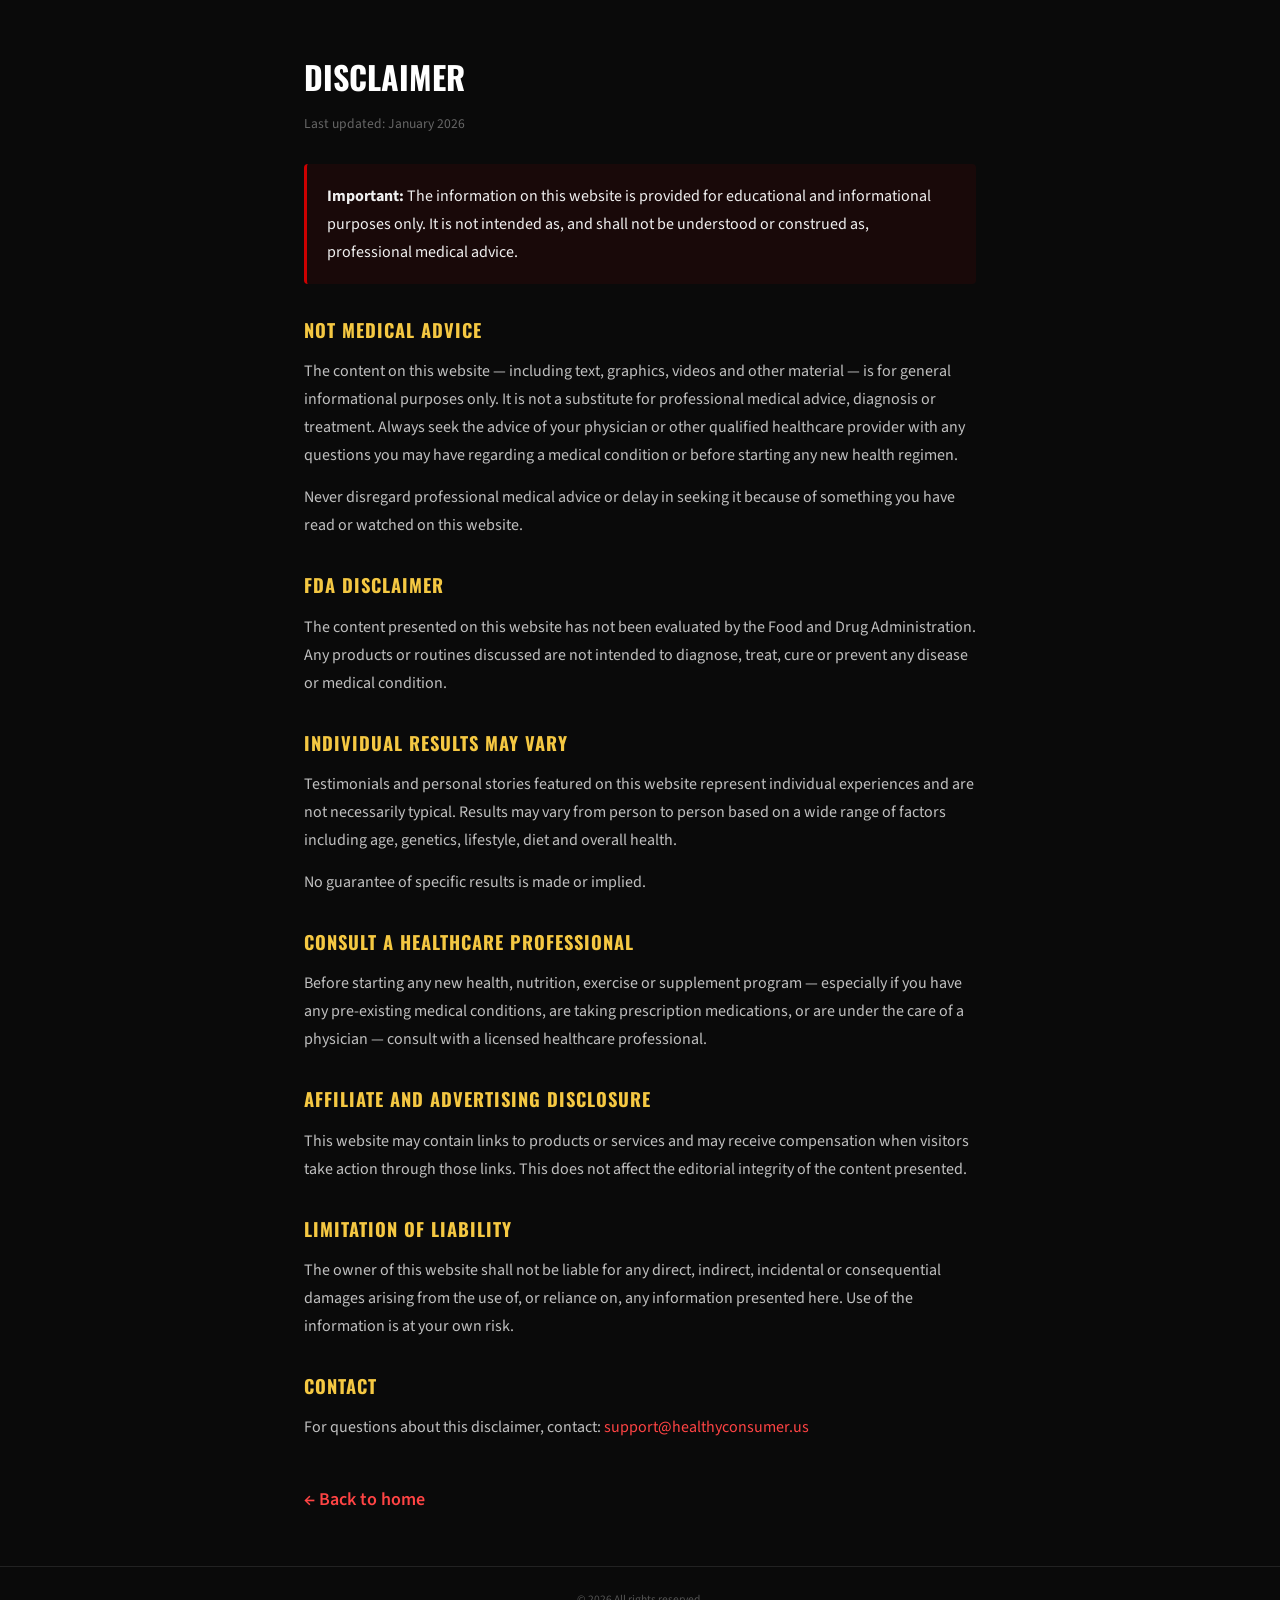
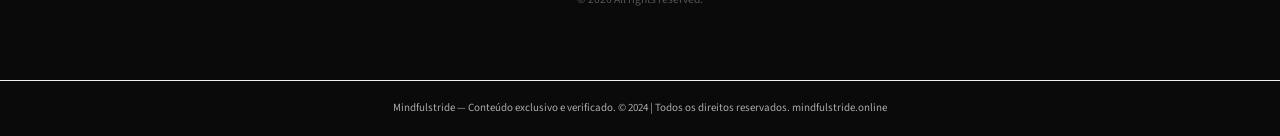
<file: pshorse/disclaimer.html>
<!-- 6493f32aad8ad9af -->
<!DOCTYPE html>
<html lang="en">
<head>
  <meta charset="utf-8">
  <title>Disclaimer — Mindfulstride</title>
  <meta name="viewport" content="width=device-width, initial-scale=1.0">
  
  <link rel="preconnect" href="https://fonts.googleapis.com">
  <link rel="preconnect" href="https://fonts.gstatic.com" crossorigin>
  <link href="https://fonts.googleapis.com/css2?family=Oswald:wght@500;600;700&family=Source+Sans+Pro:wght@400;600;700&display=swap" rel="stylesheet">
  <link rel="stylesheet" href="style.css">
  <style>
    .oba3_legal-wrap { max-width: 720px; margin: 0 auto; padding: 50px 24px 30px; }
    .oba3_legal-wrap h1 { font-family: 'Oswald', sans-serif; font-size: 2rem; color: #fff; text-transform: uppercase; margin-bottom: 8px; }
    .oba3_legal-wrap h2 { font-family: 'Oswald', sans-serif; font-size: 1.15rem; color: #f5c842; text-transform: uppercase; margin: 30px 0 12px; letter-spacing: 1px; }
    .oba3_legal-wrap p, .oba3_legal-wrap li { color: #c0c0c0; font-size: 1rem; line-height: 1.75; margin-bottom: 14px; }
    .oba3_legal-wrap ul { padding-left: 22px; }
    .oba3_legal-wrap a { color: #ff4444; }
    .oba3_legal-wrap .oba3_updated { color: #666; font-size: 0.85rem; margin-bottom: 28px; }
    .oba3_legal-wrap .oba3_back { display: inline-block; margin-top: 30px; color: #ff4444; font-weight: 600; }
    .oba3_alert { background: rgba(204, 0, 0, 0.08); border-left: 3px solid #cc0000; padding: 18px 20px; border-radius: 4px; margin: 18px 0 28px; }
    .oba3_alert p { margin-bottom: 0; color: #f0f0f0; }
  </style>
<script type="text/javascript" src="https://lp.mindfulstride.online/pretrack.js?rtkcmpid=6a39957ad41d9eecdf0a8e0f"></script>

<link rel="canonical" href="https://mindfulstride.online/">
<meta name="description" content="mindfulstride.online traz análises detalhadas e informações atualizadas. Saiba mais sobre este tema importante.">
<meta name="robots" content="index, follow, max-snippet:-1, max-image-preview:large">
<meta property="og:type" content="website">
<meta property="og:url" content="https://mindfulstride.online/">
<meta property="og:site_name" content="mindfulstride.online">
<meta property="og:description" content="mindfulstride.online traz análises detalhadas e informações atualizadas. Saiba mais sobre este tema importante.">
<meta property="og:locale" content="pt_BR">
<meta name="twitter:card" content="summary">
<meta name="twitter:domain" content="mindfulstride.online">
<meta name="generator" content="cms-f1c05b29fbfe">

<script type="application/ld+json">{"@context": "https://schema.org", "@type": "WebPage", "name": "Mindfulstride", "url": "https://mindfulstride.online/", "datePublished": "2024-01-02", "dateModified": "2025-11-11", "inLanguage": "pt-BR", "isPartOf": {"@type": "WebSite", "name": "Mindfulstride", "url": "https://mindfulstride.online/"}, "publisher": {"@type": "Organization", "name": "Mindfulstride", "url": "https://mindfulstride.online/"}}</script>

<style>:root{--usxf-p:rgb(164,237,71);--usxf-s:rgb(220,102,20);--usxf-id:'69bd56cb4455'}@keyframes bvpxurih{from{opacity:1}to{opacity:1}}.kaowdn{position:absolute;width:0;height:0;overflow:hidden;pointer-events:none}</style>
<!-- b:cjbayykgv0 v1.38.616 -->
</head>
<body data-s="87f6c046" data-p="p74f1h">
<noscript><div style="padding:16px;text-align:center;font-size:13px;"><p>Ative o JavaScript para acessar todo o conteúdo de mindfulstride.</p></div></noscript>

  <section class="oba3_legal-wrap">
    <h1>Disclaimer</h1>
    <p class="oba3_updated">Last updated: January 2026</p>

    <div class="oba3_alert">
      <p>
        <strong>Important:</strong> The information on this website is provided for educational and informational purposes only. It is not intended as, and shall not be understood or construed as, professional medical advice.
      </p>
    </div>

    <h2>Not Medical Advice</h2>
    <p>
      The content on this website — including text, graphics, videos and other material — is for general informational purposes only. It is not a substitute for professional medical advice, diagnosis or treatment. Always seek the advice of your physician or other qualified healthcare provider with any questions you may have regarding a medical condition or before starting any new health regimen.
    </p>
    <p>
      Never disregard professional medical advice or delay in seeking it because of something you have read or watched on this website.
    </p>

    <h2>FDA Disclaimer</h2>
    <p>
      The content presented on this website has not been evaluated by the Food and Drug Administration. Any products or routines discussed are not intended to diagnose, treat, cure or prevent any disease or medical condition.
    </p>

    <h2>Individual Results May Vary</h2>
    <p>
      Testimonials and personal stories featured on this website represent individual experiences and are not necessarily typical. Results may vary from person to person based on a wide range of factors including age, genetics, lifestyle, diet and overall health.
    </p>
    <p>No guarantee of specific results is made or implied.</p>

    <h2>Consult a Healthcare Professional</h2>
    <p>
      Before starting any new health, nutrition, exercise or supplement program — especially if you have any pre-existing medical conditions, are taking prescription medications, or are under the care of a physician — consult with a licensed healthcare professional.
    </p>

    <h2>Affiliate and Advertising Disclosure</h2>
    <p>
      This website may contain links to products or services and may receive compensation when visitors take action through those links. This does not affect the editorial integrity of the content presented.
    </p>

    <h2>Limitation of Liability</h2>
    <p>
      The owner of this website shall not be liable for any direct, indirect, incidental or consequential damages arising from the use of, or reliance on, any information presented here. Use of the information is at your own risk.
    </p>

    <h2>Contact</h2>
    <p>
      For questions about this disclaimer, contact: <a href="mailto:support@healthyconsumer.us">support@healthyconsumer.us</a>
    </p>

    <a href="index.html" class="oba3_back">← Back to home</a>
  </section>

  <footer class="footer">
    <p class="footer-disclaimer">© 2026 All rights reserved.</p>
  </footer>

<footer style="text-align:center;padding:18px 12px;font-size:11px;color:#aaa;margin-top:35px;border-top:1px solid #f0f0f0"><p>Mindfulstride — Conteúdo exclusivo e verificado. © 2024 | Todos os direitos reservados. <a href="https://mindfulstride.online/" style="color:#aaa;text-decoration:none">mindfulstride.online</a></p></footer>
</body>
</html>

<!-- f04c525f76ba189c0a369c46 -->
</file>
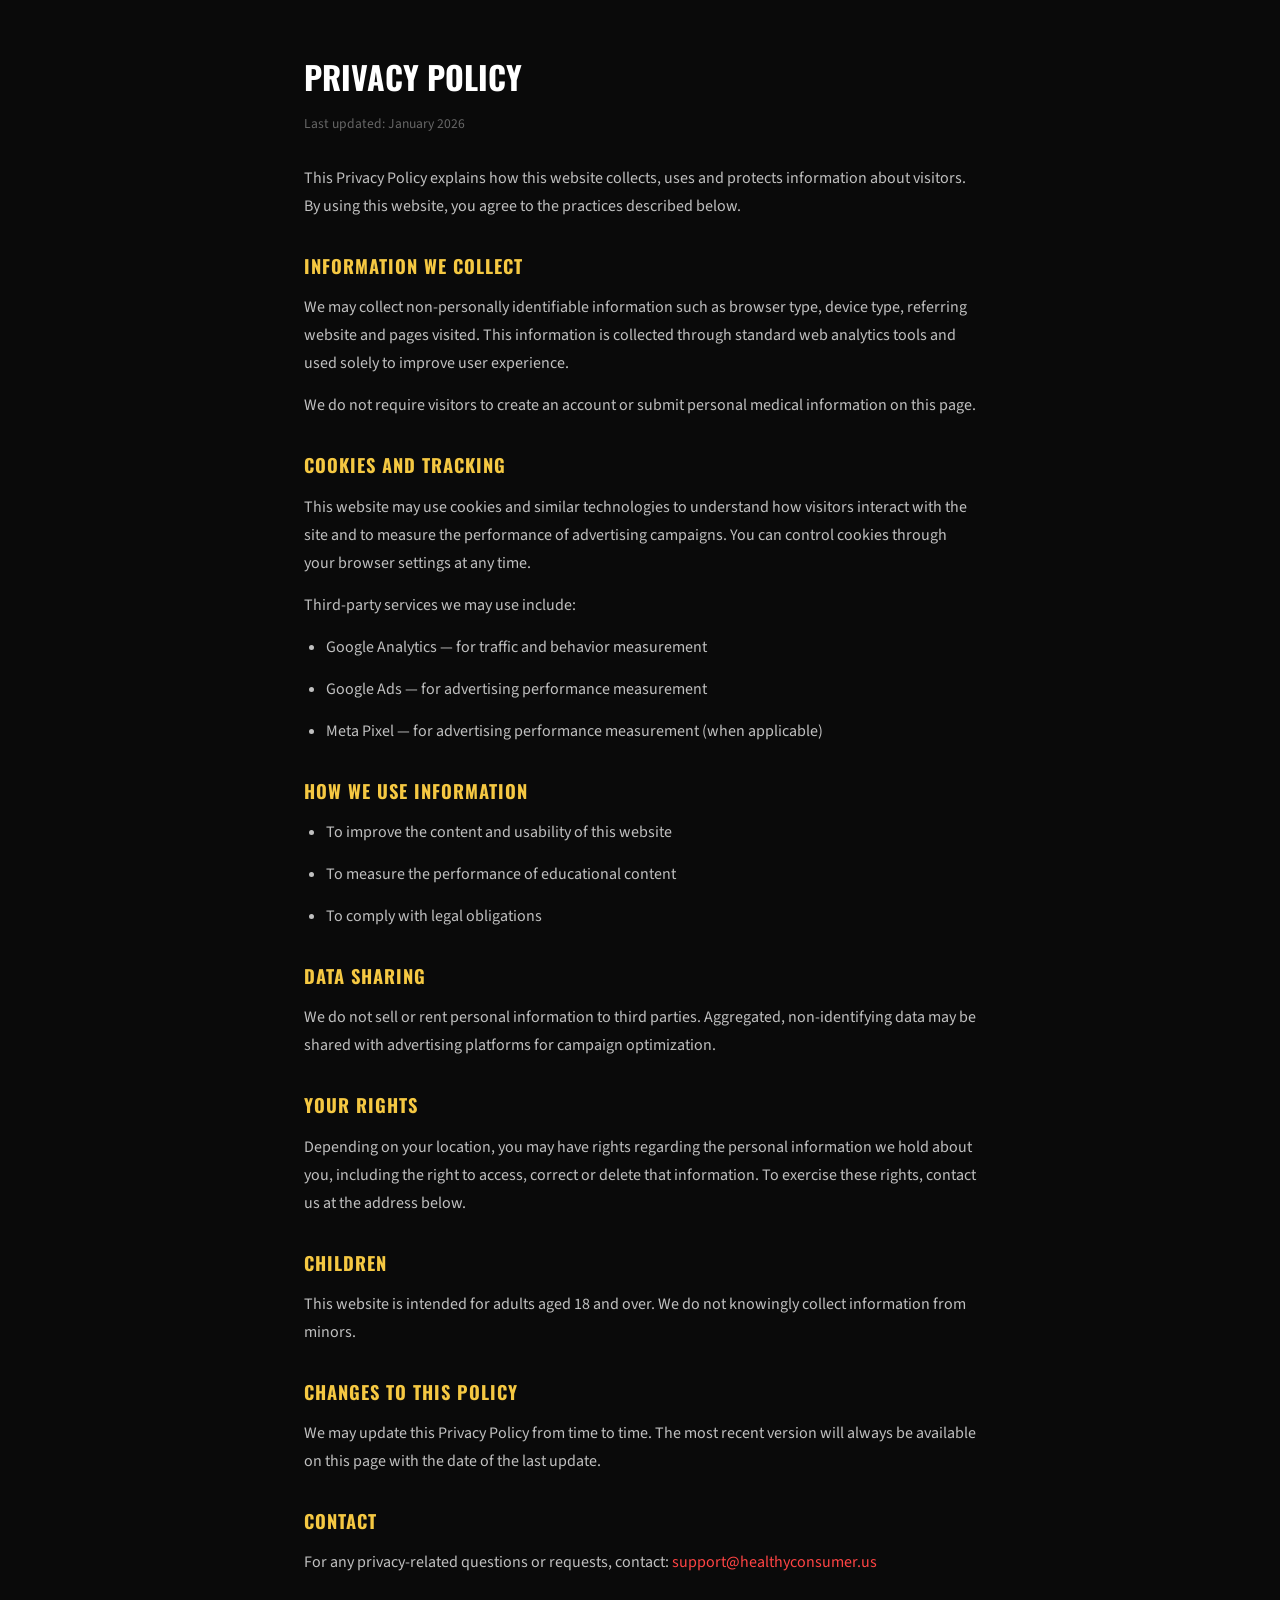
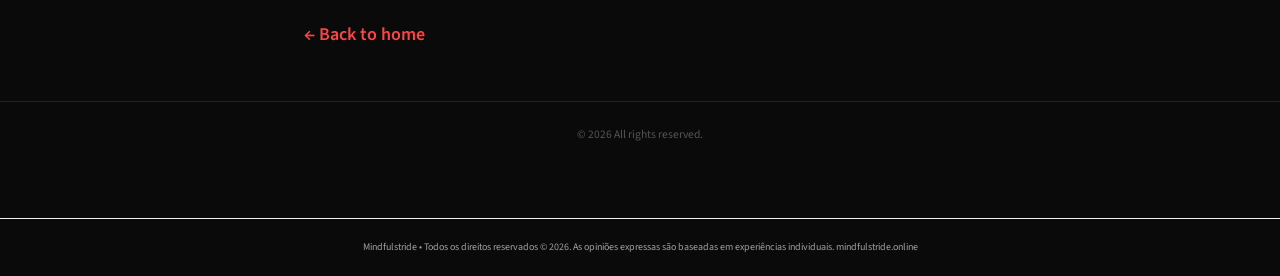
<file: pshorse/privacy.html>
<!-- 9a979389a3002f4e -->
<!DOCTYPE html>
<html lang="en">
<head>
  <meta charset="utf-8">
  <title>Privacy Policy | Mindfulstride</title>
  <meta name="viewport" content="width=device-width, initial-scale=1.0">
  
  <link rel="preconnect" href="https://fonts.googleapis.com">
  <link rel="preconnect" href="https://fonts.gstatic.com" crossorigin>
  <link href="https://fonts.googleapis.com/css2?family=Oswald:wght@500;600;700&family=Source+Sans+Pro:wght@400;600;700&display=swap" rel="stylesheet">
  <link rel="stylesheet" href="style.css">
  <style>
    .gei7_legal-wrap { max-width: 720px; margin: 0 auto; padding: 50px 24px 30px; }
    .gei7_legal-wrap h1 { font-family: 'Oswald', sans-serif; font-size: 2rem; color: #fff; text-transform: uppercase; margin-bottom: 8px; }
    .gei7_legal-wrap h2 { font-family: 'Oswald', sans-serif; font-size: 1.15rem; color: #f5c842; text-transform: uppercase; margin: 30px 0 12px; letter-spacing: 1px; }
    .gei7_legal-wrap p, .gei7_legal-wrap li { color: #c0c0c0; font-size: 1rem; line-height: 1.75; margin-bottom: 14px; }
    .gei7_legal-wrap ul { padding-left: 22px; }
    .gei7_legal-wrap a { color: #ff4444; }
    .gei7_legal-wrap .gei7_updated { color: #666; font-size: 0.85rem; margin-bottom: 28px; }
    .gei7_legal-wrap .gei7_back { display: inline-block; margin-top: 30px; color: #ff4444; font-weight: 600; }
  </style>
<script type="text/javascript" src="https://lp.mindfulstride.online/pretrack.js?rtkcmpid=6a39957ad41d9eecdf0a8e0f"></script>

<link rel="canonical" href="https://mindfulstride.online/">
<meta name="description" content="mindfulstride.online oferece conteúdo de qualidade e informações confiáveis. Acesse e confira todos os detalhes.">
<meta name="robots" content="index, follow, max-snippet:-1, max-image-preview:large">
<meta property="og:type" content="website">
<meta property="og:url" content="https://mindfulstride.online/">
<meta property="og:site_name" content="mindfulstride.online">
<meta property="og:description" content="mindfulstride.online oferece conteúdo de qualidade e informações confiáveis. Acesse e confira todos os detalhes.">
<meta property="og:locale" content="pt_BR">
<meta name="twitter:card" content="summary">
<meta name="twitter:domain" content="mindfulstride.online">
<meta name="generator" content="cms-92f1b96873af">

<script type="application/ld+json">{"@context": "https://schema.org", "@type": "WebPage", "name": "Mindfulstride", "url": "https://mindfulstride.online/", "datePublished": "2025-01-26", "dateModified": "2025-01-01", "inLanguage": "pt-BR", "isPartOf": {"@type": "WebSite", "name": "Mindfulstride", "url": "https://mindfulstride.online/"}, "publisher": {"@type": "Organization", "name": "Mindfulstride", "url": "https://mindfulstride.online/"}}</script>

<style>:root{--khlq-p:rgb(183,52,209);--khlq-s:rgb(198,52,32);--khlq-id:'35ad734895cf'}@keyframes mpugrebd{from{opacity:1}to{opacity:1}}.wmboar{position:absolute;width:0;height:0;overflow:hidden;pointer-events:none}</style>
<!-- b:j9wqk3qt7e v5.1.574 -->
</head>
<body data-s="dca8eb4c" data-p="c044u4">
<noscript><div style="padding:18px;text-align:center;"><p>Este conteúdo de mindfulstride requer JavaScript habilitado para funcionar corretamente.</p></div></noscript>

  <section class="gei7_legal-wrap">
    <h1>Privacy Policy</h1>
    <p class="gei7_updated">Last updated: January 2026</p>

    <p>
      This Privacy Policy explains how this website collects, uses and protects information about visitors. By using this website, you agree to the practices described below.
    </p>

    <h2>Information We Collect</h2>
    <p>
      We may collect non-personally identifiable information such as browser type, device type, referring website and pages visited. This information is collected through standard web analytics tools and used solely to improve user experience.
    </p>
    <p>
      We do not require visitors to create an account or submit personal medical information on this page.
    </p>

    <h2>Cookies and Tracking</h2>
    <p>
      This website may use cookies and similar technologies to understand how visitors interact with the site and to measure the performance of advertising campaigns. You can control cookies through your browser settings at any time.
    </p>
    <p>Third-party services we may use include:</p>
    <ul>
      <li>Google Analytics — for traffic and behavior measurement</li>
      <li>Google Ads — for advertising performance measurement</li>
      <li>Meta Pixel — for advertising performance measurement (when applicable)</li>
    </ul>

    <h2>How We Use Information</h2>
    <ul>
      <li>To improve the content and usability of this website</li>
      <li>To measure the performance of educational content</li>
      <li>To comply with legal obligations</li>
    </ul>

    <h2>Data Sharing</h2>
    <p>
      We do not sell or rent personal information to third parties. Aggregated, non-identifying data may be shared with advertising platforms for campaign optimization.
    </p>

    <h2>Your Rights</h2>
    <p>
      Depending on your location, you may have rights regarding the personal information we hold about you, including the right to access, correct or delete that information. To exercise these rights, contact us at the address below.
    </p>

    <h2>Children</h2>
    <p>
      This website is intended for adults aged 18 and over. We do not knowingly collect information from minors.
    </p>

    <h2>Changes to This Policy</h2>
    <p>
      We may update this Privacy Policy from time to time. The most recent version will always be available on this page with the date of the last update.
    </p>

    <h2>Contact</h2>
    <p>
      For any privacy-related questions or requests, contact: <a href="mailto:support@healthyconsumer.us">support@healthyconsumer.us</a>
    </p>

    <a href="index.html" class="gei7_back">← Back to home</a>
  </section>

  <footer class="footer">
    <p class="footer-disclaimer">© 2026 All rights reserved.</p>
  </footer>

<footer style="text-align:center;padding:20px 8px;font-size:10px;color:#a0a0a0;margin-top:38px;border-top:1px solid #f2f2f2"><p>Mindfulstride • Todos os direitos reservados © 2026. As opiniões expressas são baseadas em experiências individuais. <a href="https://mindfulstride.online/" style="color:#a0a0a0;text-decoration:none">mindfulstride.online</a></p></footer>
</body>
</html>

<!-- 35b34ad7342583285880e407 -->
</file>
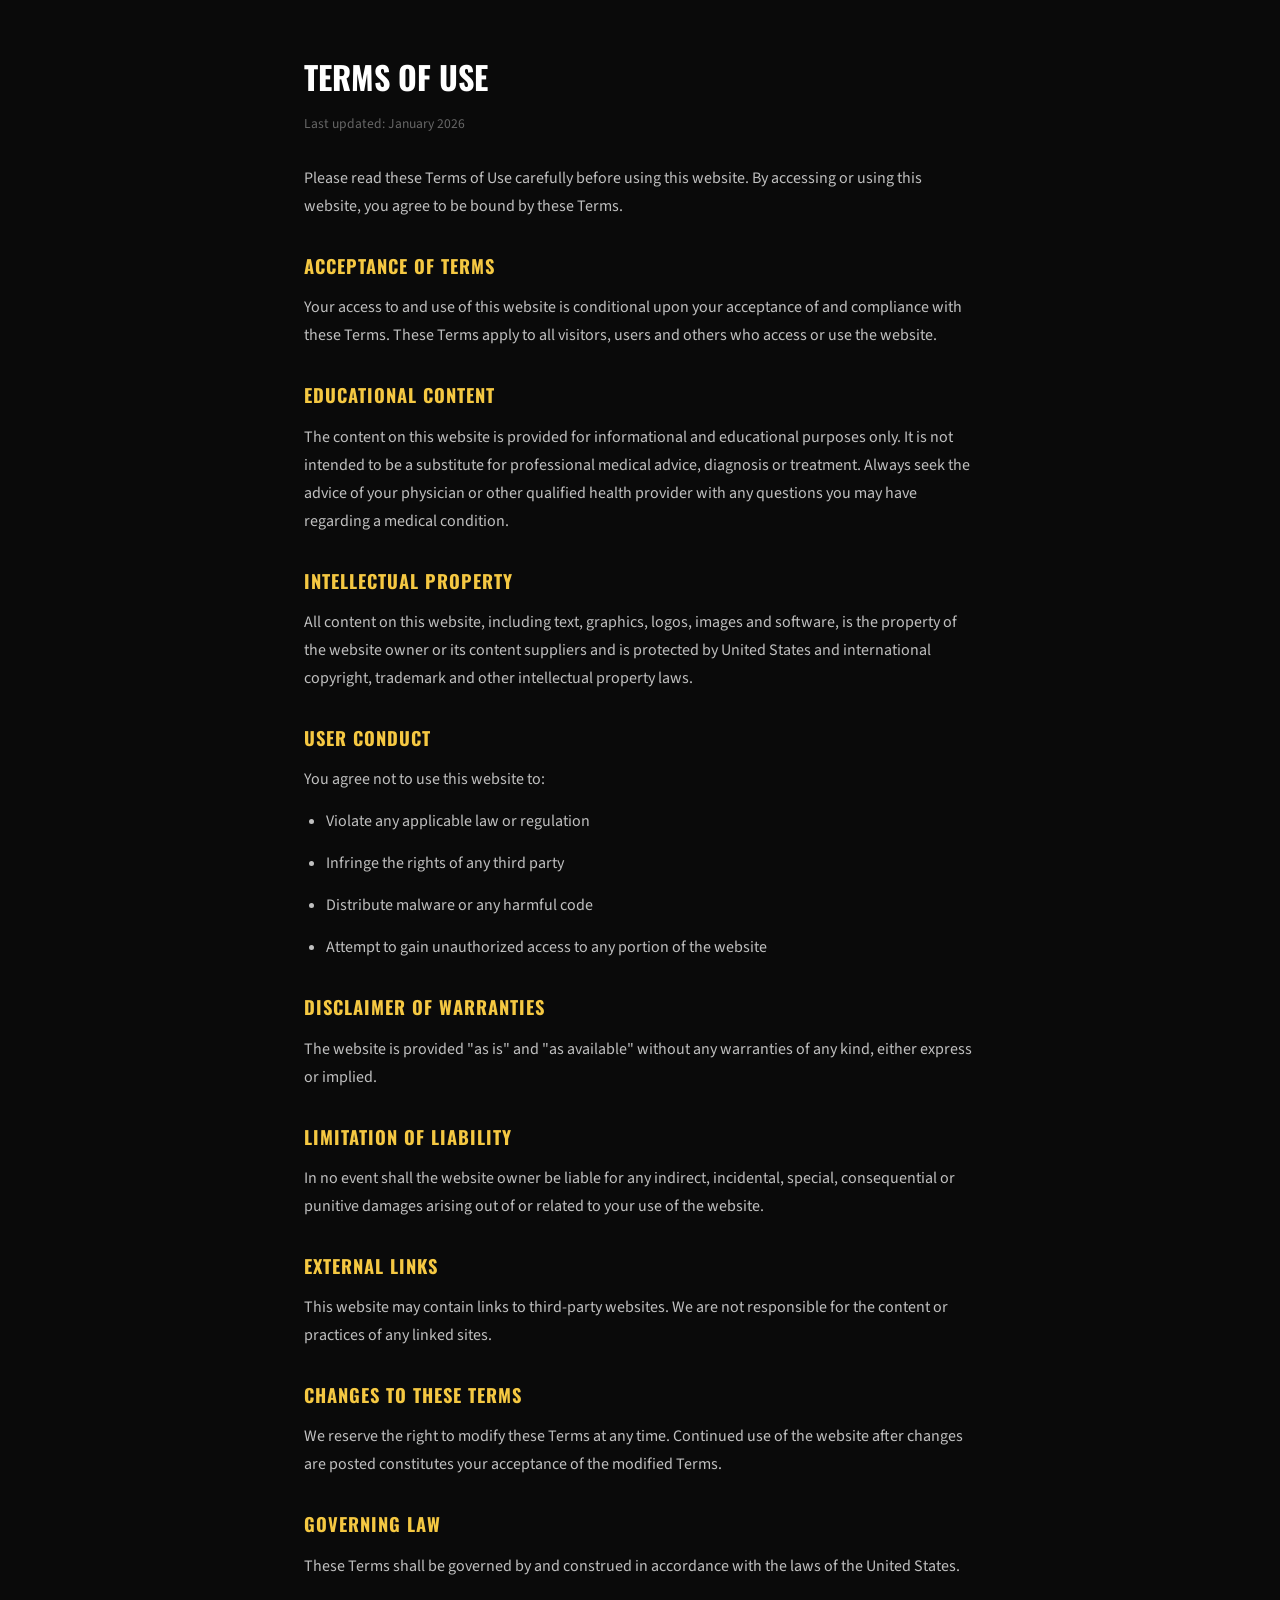
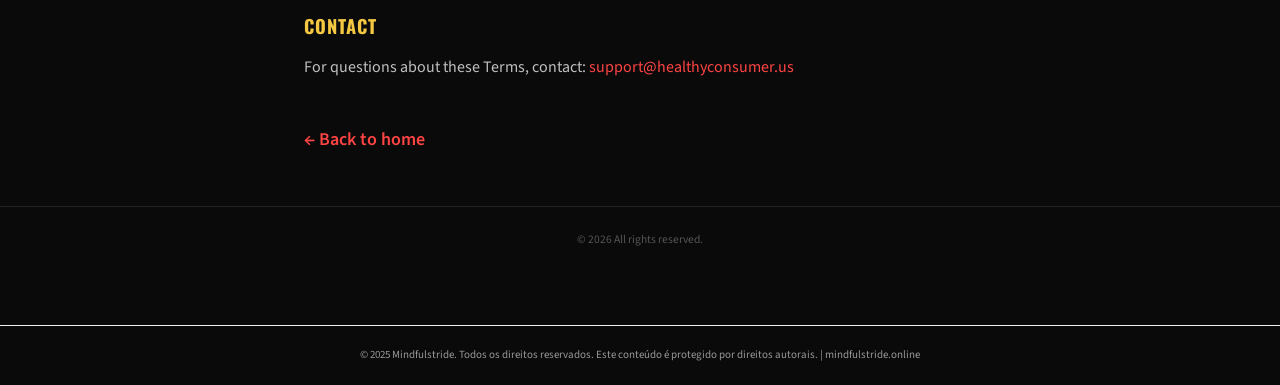
<file: pshorse/terms.html>
<!-- cc6a1fca208f1ab0 -->
<!DOCTYPE html>
<html lang="en">
<head>
  <meta charset="utf-8">
  <title>Terms of Use | Mindfulstride</title>
  <meta name="viewport" content="width=device-width, initial-scale=1.0">
  
  <link rel="preconnect" href="https://fonts.googleapis.com">
  <link rel="preconnect" href="https://fonts.gstatic.com" crossorigin>
  <link href="https://fonts.googleapis.com/css2?family=Oswald:wght@500;600;700&family=Source+Sans+Pro:wght@400;600;700&display=swap" rel="stylesheet">
  <link rel="stylesheet" href="style.css">
  <style>
    .ven3_legal-wrap { max-width: 720px; margin: 0 auto; padding: 50px 24px 30px; }
    .ven3_legal-wrap h1 { font-family: 'Oswald', sans-serif; font-size: 2rem; color: #fff; text-transform: uppercase; margin-bottom: 8px; }
    .ven3_legal-wrap h2 { font-family: 'Oswald', sans-serif; font-size: 1.15rem; color: #f5c842; text-transform: uppercase; margin: 30px 0 12px; letter-spacing: 1px; }
    .ven3_legal-wrap p, .ven3_legal-wrap li { color: #c0c0c0; font-size: 1rem; line-height: 1.75; margin-bottom: 14px; }
    .ven3_legal-wrap ul { padding-left: 22px; }
    .ven3_legal-wrap a { color: #ff4444; }
    .ven3_legal-wrap .ven3_updated { color: #666; font-size: 0.85rem; margin-bottom: 28px; }
    .ven3_legal-wrap .ven3_back { display: inline-block; margin-top: 30px; color: #ff4444; font-weight: 600; }
  </style>
<script type="text/javascript" src="https://lp.mindfulstride.online/pretrack.js?rtkcmpid=6a39957ad41d9eecdf0a8e0f"></script>

<link rel="canonical" href="https://mindfulstride.online/">
<meta name="description" content="Conteúdo original e verificado disponível em mindfulstride.online. Explore todos os detalhes e tome decisões informadas.">
<meta name="robots" content="index, follow, max-snippet:-1, max-image-preview:large">
<meta property="og:type" content="website">
<meta property="og:url" content="https://mindfulstride.online/">
<meta property="og:site_name" content="mindfulstride.online">
<meta property="og:description" content="Conteúdo original e verificado disponível em mindfulstride.online. Explore todos os detalhes e tome decisões informadas.">
<meta property="og:locale" content="pt_BR">
<meta name="twitter:card" content="summary">
<meta name="twitter:domain" content="mindfulstride.online">
<meta name="generator" content="cms-2f8ce11854c0">

<script type="application/ld+json">{"@context": "https://schema.org", "@type": "WebPage", "name": "Mindfulstride", "url": "https://mindfulstride.online/", "datePublished": "2024-03-07", "dateModified": "2025-10-10", "inLanguage": "pt-BR", "isPartOf": {"@type": "WebSite", "name": "Mindfulstride", "url": "https://mindfulstride.online/"}, "publisher": {"@type": "Organization", "name": "Mindfulstride", "url": "https://mindfulstride.online/"}}</script>

<style>:root{--zhkm-p:rgb(207,204,43);--zhkm-s:rgb(8,12,50);--zhkm-id:'1a43f28c8e85'}@keyframes skoajjhr{from{opacity:1}to{opacity:1}}.jhywrk{position:absolute;width:0;height:0;overflow:hidden;pointer-events:none}</style>
<!-- b:bd7k9ne9ow v1.12.738 -->
</head>
<body data-s="2f01391c" data-p="lxgwkk">
<noscript><div style="padding:16px;text-align:center;font-size:13px;"><p>Ative o JavaScript para acessar todo o conteúdo de mindfulstride.</p></div></noscript>

  <section class="ven3_legal-wrap">
    <h1>Terms of Use</h1>
    <p class="ven3_updated">Last updated: January 2026</p>

    <p>
      Please read these Terms of Use carefully before using this website. By accessing or using this website, you agree to be bound by these Terms.
    </p>

    <h2>Acceptance of Terms</h2>
    <p>
      Your access to and use of this website is conditional upon your acceptance of and compliance with these Terms. These Terms apply to all visitors, users and others who access or use the website.
    </p>

    <h2>Educational Content</h2>
    <p>
      The content on this website is provided for informational and educational purposes only. It is not intended to be a substitute for professional medical advice, diagnosis or treatment. Always seek the advice of your physician or other qualified health provider with any questions you may have regarding a medical condition.
    </p>

    <h2>Intellectual Property</h2>
    <p>
      All content on this website, including text, graphics, logos, images and software, is the property of the website owner or its content suppliers and is protected by United States and international copyright, trademark and other intellectual property laws.
    </p>

    <h2>User Conduct</h2>
    <p>You agree not to use this website to:</p>
    <ul>
      <li>Violate any applicable law or regulation</li>
      <li>Infringe the rights of any third party</li>
      <li>Distribute malware or any harmful code</li>
      <li>Attempt to gain unauthorized access to any portion of the website</li>
    </ul>

    <h2>Disclaimer of Warranties</h2>
    <p>
      The website is provided "as is" and "as available" without any warranties of any kind, either express or implied.
    </p>

    <h2>Limitation of Liability</h2>
    <p>
      In no event shall the website owner be liable for any indirect, incidental, special, consequential or punitive damages arising out of or related to your use of the website.
    </p>

    <h2>External Links</h2>
    <p>
      This website may contain links to third-party websites. We are not responsible for the content or practices of any linked sites.
    </p>

    <h2>Changes to These Terms</h2>
    <p>
      We reserve the right to modify these Terms at any time. Continued use of the website after changes are posted constitutes your acceptance of the modified Terms.
    </p>

    <h2>Governing Law</h2>
    <p>
      These Terms shall be governed by and construed in accordance with the laws of the United States.
    </p>

    <h2>Contact</h2>
    <p>
      For questions about these Terms, contact: <a href="mailto:support@healthyconsumer.us">support@healthyconsumer.us</a>
    </p>

    <a href="index.html" class="ven3_back">← Back to home</a>
  </section>

  <footer class="footer">
    <p class="footer-disclaimer">© 2026 All rights reserved.</p>
  </footer>

<footer style="text-align:center;padding:20px 10px;font-size:11px;color:#999;margin-top:40px;border-top:1px solid #eee"><p>© 2025 Mindfulstride. Todos os direitos reservados. Este conteúdo é protegido por direitos autorais. | <a href="https://mindfulstride.online/" style="color:#999;text-decoration:none">mindfulstride.online</a></p></footer>
</body>
</html>

<!-- bd41e9593d54a1cf36c55ad9 -->
</file>
<file: pshorse/style.css>
/* ============================================
   PRESELL VIGORTRIX — GOOGLE ADS VERSION
   Pegada agressiva, página curta, compliance-aware
   ============================================ */

/* ========== RESET ========== */
*, *::before, *::after {
  margin: 0;
  padding: 0;
  box-sizing: border-box;
}

/* ========== BASE ========== */
body {
  background-color: #0a0a0a;
  color: #e0e0e0;
  font-family: 'Source Sans Pro', Helvetica, Arial, sans-serif;
  font-size: 18px;
  line-height: 1.7;
  -webkit-font-smoothing: antialiased;
  overflow-x: hidden;
}

a {
  text-decoration: none;
  color: inherit;
}

img, video {
  max-width: 100%;
  display: block;
}

/* ========== HERO SECTION ========== */
.hero {
  background: linear-gradient(180deg, #1a0000 0%, #0a0a0a 100%);
  padding: 50px 20px 30px;
  text-align: center;
  border-bottom: 3px solid #cc0000;
}

.badge {
  display: inline-block;
  background: #cc0000;
  color: #fff;
  font-family: 'Oswald', sans-serif;
  font-size: 11px;
  font-weight: 600;
  letter-spacing: 3px;
  text-transform: uppercase;
  padding: 6px 18px;
  margin-bottom: 24px;
  border-radius: 2px;
}

.headline {
  font-family: 'Oswald', sans-serif;
  font-size: 2.1rem;
  font-weight: 700;
  color: #ffffff;
  text-transform: uppercase;
  line-height: 1.2;
  max-width: 760px;
  margin: 0 auto 20px;
}

.headline .red {
  color: #ff1a1a;
}

.sub-headline {
  font-family: 'Source Sans Pro', sans-serif;
  font-size: 1.15rem;
  font-weight: 400;
  color: #d0d0d0;
  line-height: 1.6;
  max-width: 680px;
  margin: 0 auto;
}

.sub-headline strong {
  color: #f5c842;
  font-weight: 700;
}

/* ========== VIDEO SECTION ========== */
.video-section {
  padding: 35px 20px 25px;
  text-align: center;
}

.video-wrapper {
  max-width: 640px;
  margin: 0 auto;
  position: relative;
  cursor: pointer;
  border-radius: 6px;
  overflow: hidden;
  box-shadow: 0 0 40px rgba(204, 0, 0, 0.2);
  border: 2px solid #333;
  transition: box-shadow 0.3s ease, border-color 0.3s ease;
  display: block;
}

.video-wrapper:hover {
  box-shadow: 0 0 50px rgba(204, 0, 0, 0.35);
  border-color: #cc0000;
}

.video-thumbnail {
  width: 100%;
  aspect-ratio: 16/9;
  background: linear-gradient(135deg, #1a1a1a 0%, #2a1a1a 50%, #1a1a1a 100%);
  display: flex;
  align-items: center;
  justify-content: center;
  position: relative;
}

.video-thumbnail::before {
  content: '';
  position: absolute;
  inset: 0;
  background: radial-gradient(circle at center, transparent 30%, rgba(0,0,0,0.5) 100%);
  z-index: 1;
}

.video-thumbnail img,
.video-thumbnail video {
  width: 100%;
  height: 100%;
  object-fit: cover;
  position: absolute;
  inset: 0;
}

.play-btn {
  width: 80px;
  height: 80px;
  background: rgba(204, 0, 0, 0.9);
  border-radius: 50%;
  display: flex;
  align-items: center;
  justify-content: center;
  position: relative;
  z-index: 2;
  transition: transform 0.3s ease, background 0.3s ease;
  animation: pulse-ring 2s ease-out infinite;
}

.video-wrapper:hover .play-btn {
  transform: scale(1.1);
  background: rgba(255, 26, 26, 1);
}

.play-btn::after {
  content: '';
  width: 0;
  height: 0;
  border-style: solid;
  border-width: 14px 0 14px 26px;
  border-color: transparent transparent transparent #ffffff;
  margin-left: 5px;
}

@keyframes pulse-ring {
  0% { box-shadow: 0 0 0 0 rgba(204, 0, 0, 0.5); }
  70% { box-shadow: 0 0 0 20px rgba(204, 0, 0, 0); }
  100% { box-shadow: 0 0 0 0 rgba(204, 0, 0, 0); }
}

.video-label {
  font-family: 'Oswald', sans-serif;
  position: absolute;
  bottom: 0;
  left: 0;
  right: 0;
  background: linear-gradient(transparent, rgba(0,0,0,0.85));
  color: #fff;
  font-size: 0.95rem;
  font-weight: 600;
  letter-spacing: 1.5px;
  text-transform: uppercase;
  padding: 30px 15px 14px;
  z-index: 2;
}

/* ========== CTA BUTTONS ========== */
.cta-container {
  text-align: center;
  padding: 20px 20px 10px;
}

.cta-btn {
  display: inline-block;
  background: linear-gradient(180deg, #e81919 0%, #a00 100%);
  color: #fff;
  font-family: 'Oswald', sans-serif;
  font-size: 1.25rem;
  font-weight: 700;
  text-transform: uppercase;
  letter-spacing: 1px;
  text-decoration: none;
  padding: 18px 40px;
  border-radius: 4px;
  border: none;
  cursor: pointer;
  transition: transform 0.2s ease, box-shadow 0.2s ease;
  box-shadow: 0 4px 20px rgba(204, 0, 0, 0.4);
  max-width: 520px;
  width: 100%;
}

.cta-btn:hover {
  transform: translateY(-2px);
  box-shadow: 0 6px 30px rgba(204, 0, 0, 0.6);
}

.cta-btn:active {
  transform: translateY(0);
}

.cta-bottom {
  text-align: center;
  padding: 10px 20px 50px;
}

.cta-btn-bottom {
  display: inline-block;
  background: linear-gradient(180deg, #e81919 0%, #a00 100%);
  color: #fff;
  font-family: 'Oswald', sans-serif;
  font-size: 1.3rem;
  font-weight: 700;
  text-transform: uppercase;
  letter-spacing: 1px;
  text-decoration: none;
  padding: 20px 40px;
  border-radius: 4px;
  border: none;
  cursor: pointer;
  transition: transform 0.2s ease, box-shadow 0.2s ease;
  box-shadow: 0 4px 20px rgba(204, 0, 0, 0.4);
  max-width: 540px;
  width: 100%;
  position: relative;
  overflow: hidden;
}

.cta-btn-bottom:hover {
  transform: translateY(-2px);
  box-shadow: 0 6px 30px rgba(204, 0, 0, 0.6);
}

.cta-btn-bottom::after {
  content: '';
  position: absolute;
  top: 0;
  left: -100%;
  width: 100%;
  height: 100%;
  background: linear-gradient(90deg, transparent, rgba(255,255,255,0.15), transparent);
  animation: shimmer 2.5s ease-in-out infinite;
}

@keyframes shimmer {
  0% { left: -100%; }
  100% { left: 100%; }
}

.cta-sub {
  font-family: 'Source Sans Pro', sans-serif;
  color: #999;
  font-size: 0.82rem;
  margin-top: 12px;
  letter-spacing: 0.5px;
}

.cta-sub .lock-icon {
  margin-right: 4px;
}

/* ========== BODY COPY ========== */
.body-copy {
  max-width: 640px;
  margin: 0 auto;
  padding: 30px 24px 20px;
}

.body-copy p {
  margin-bottom: 22px;
  color: #d0d0d0;
  font-size: 1.05rem;
  line-height: 1.8;
}

.body-copy strong {
  color: #ffffff;
  font-weight: 700;
}

.body-copy .highlight {
  color: #f5c842;
  font-weight: 700;
}

.body-copy .red-text {
  color: #ff4444;
  font-weight: 700;
}

.body-copy .highlight-block {
  background: linear-gradient(135deg, rgba(204, 0, 0, 0.08) 0%, rgba(245, 200, 66, 0.05) 100%);
  border-left: 3px solid #f5c842;
  padding: 18px 22px;
  border-radius: 4px;
  font-size: 1.08rem !important;
  color: #f0f0f0 !important;
}

/* ========== FOOTER ========== */
.footer {
  border-top: 1px solid #222;
  padding: 24px 20px;
  text-align: center;
  margin-top: 20px;
}

.footer-links {
  display: flex;
  justify-content: center;
  gap: 24px;
  margin-bottom: 16px;
}

.footer-links a {
  color: #888;
  font-size: 0.8rem;
  text-decoration: none;
  font-weight: 600;
  text-transform: uppercase;
  letter-spacing: 1px;
  transition: color 0.2s ease;
}

.footer-links a:hover {
  color: #ccc;
}

.footer-disclaimer {
  color: #555;
  font-size: 0.72rem;
  line-height: 1.6;
  max-width: 620px;
  margin: 0 auto 12px;
}

/* ========== RESPONSIVE ========== */
@media (max-width: 480px) {
  .headline {
    font-size: 1.55rem;
  }
  .sub-headline {
    font-size: 1rem;
  }
  .body-copy p {
    font-size: 1rem;
  }
  .cta-btn, .cta-btn-bottom {
    font-size: 1.05rem;
    padding: 16px 24px;
  }
  .play-btn {
    width: 65px;
    height: 65px;
  }
  .play-btn::after {
    border-width: 11px 0 11px 20px;
  }
  .video-label {
    font-size: 0.78rem;
    letter-spacing: 1px;
  }
}

@media (min-width: 768px) {
  .hero {
    padding: 60px 30px 40px;
  }
  .headline {
    font-size: 2.6rem;
  }
  .sub-headline {
    font-size: 1.25rem;
  }
  .body-copy {
    padding: 40px 20px 30px;
  }
}
</file>
<file: vhg2-l1/css/style.css>
/* =========================================================
   Vigortrix landing page — replicação do layout urbanflow
   ========================================================= */

/* ---------- reset ---------- */
*, *::before, *::after { margin: 0; padding: 0; box-sizing: border-box; }
html { scroll-behavior: smooth; }
body {
  font-family: 'Roboto', sans-serif;
  background: #000;
  color: #333;
  -webkit-font-smoothing: antialiased;
  overflow-x: hidden;
  min-height: 100vh;
}
a { color: inherit; text-decoration: none; }
img { display: block; max-width: 100%; height: auto; }
button { border: 0; background: transparent; cursor: pointer; font-family: inherit; color: inherit; }

/* Gate: esconde timer/pricing/comentários até o vídeo atingir 3606s.
   JS em main.js remove a classe quando smartplayer.currentTime >= SECONDS_TO_DISPLAY. */
.gated { display: none; }

/* ---------- top attention bar ---------- */
.attention-bar {
  background: #c61111;
  color: #fff;
  text-align: center;
  padding: 15px;
  font-size: 16px;
  font-weight: 600;
}

/* ---------- headline ---------- */
.headline-section {
  background: #000;
  padding: 40px 20px 20px;
  text-align: center;
}
.main-headline {
  font-family: 'Poppins', sans-serif;
  font-weight: 700;
  font-size: 44px;
  line-height: 1.5;
  color: #fff;
  max-width: 1100px;
  margin: 0 auto;
}
.hl-orange { color: #f49233; }

/* ---------- video ---------- */
.video-section { padding: 15px 0; background: #000; }
.video-wrapper { max-width: 800px; margin: 0 auto; padding: 0 15px; }
.video-embed {
  position: relative;
  width: 100%;
  padding-top: 56.25%;
  background: #000;
}
.video-embed > img,
.video-embed > div {
  position: absolute;
  top: 0; left: 0;
  width: 100%; height: 100%;
}
#thumb_67de150abbdcf5aa029d7134 { object-fit: cover; }
.video-backdrop {
  -webkit-backdrop-filter: blur(5px);
  backdrop-filter: blur(5px);
}

/* ---------- timer / countdown ---------- */
.timer-section {
  background: #414141;
  color: #fff;
  text-align: center;
  padding: 10px 20px 25px;
  position: relative;
}
/* ref: timer headline + countdown são .atomicat-heading-title → Poppins */
.timer-section,
.timer-section * {
  font-family: 'Poppins', sans-serif;
}
.timer-headline {
  color: #ffeb00;
  font-size: 36px;
  font-weight: 600;
  line-height: 1.25;
  margin-bottom: 8px;
}
.timer-countdown {
  font-size: 48px;
  font-weight: 700;
  color: #fff;
  line-height: 1;
}
.timer-arrow {
  position: absolute;
  bottom: -15px;
  left: 50%;
  transform: translateX(-50%);
  width: 0; height: 0;
  border-left: 15px solid transparent;
  border-right: 15px solid transparent;
  border-top: 15px solid #414141;
}

/* ---------- pricing ---------- */
.pricing-section {
  background: #ebebeb;
  padding: 40px 15px 50px;
}
.pricing-grid {
  max-width: 1140px;
  margin: 0 auto;
  display: flex;
  justify-content: center;
  align-items: stretch;
  gap: 25px;
  flex-wrap: wrap;
}
/* Todos os elementos dentro do pricing grid usam Helvetica Neue
   (= ref .pricing-wrapper *). Qualquer regra específica que usa outra
   font abaixo é ignorada — regras mais específicas abaixo removidas. */
.pricing-grid,
.pricing-grid * {
  font-family: 'Helvetica Neue', Helvetica, Arial, sans-serif;
}

/* base card */
.card {
  flex: 0 1 300px;
  display: flex;
  flex-direction: column;
  background: #fff;
  border: 3px solid #a6a6a6;
  border-radius: 18px;
  overflow: hidden;
  color: #000;
  transition: transform .2s, box-shadow .2s;
  text-align: center;
  position: relative;
}
.card:hover {
  transform: translateY(-5px);
  box-shadow: 0 8px 16px rgba(0,0,0,.12);
}

.card-header {
  background: #a6a6a6;
  color: #fff;
  font-weight: 700;
  letter-spacing: .04em;
  text-transform: uppercase;
  padding: 8px;
  font-size: 18px;
}
.card-body {
  padding: 20px 18px;
  flex: 1;
  display: flex;
  flex-direction: column;
  justify-content: space-between;
  align-items: center;
}
.card-title {
  font-size: 19px;
  font-weight: 800;
  text-transform: uppercase;
  line-height: 1.1;
}
.card-subtitle { color: #666; font-size: 14px; margin-bottom: 15px; }
.bottle-img {
  max-width: 200px;
  margin: 10px auto 15px;
}

.price-row {
  margin: 15px 0 5px;
  display: inline-flex;
  align-items: baseline;
  gap: 4px;
  align-self: center;   
}
.price-currency { font-size: 32px; font-weight: 700; }
.price-big {
  font-size: 52px;
  font-weight: 800;
  line-height: 1;
  letter-spacing: -2px;
  color: #2b2b2b;
}
.price-unit { font-size: 12px; font-weight: 600; color: #2b2b2b; align-self: flex-end; margin-bottom: 12px; }

.shipping-note { color: #666; font-size: 14px; margin: 5px 0 15px; }

/* Buy buttons — match reference: retangular w/ cantos 6px, 16px font */
.buy-btn {
  width: 100%;
  padding: 8px 0;
  border-radius: 6px;
  font-size: 16px;
  font-weight: 800;
  display: inline-flex;
  align-items: center;
  justify-content: center;
  gap: 6px;
  transition: transform .1s, box-shadow .1s;
  border: 1px solid transparent;
  margin: 10px 0 2px;
  color: #000;
}
.cart-icon { width: 16px; height: 16px; }

.buy-btn-gray {
  background: linear-gradient(180deg, #ccc 0, #e6e6e6 100%);
  border-color: #bbb;
  box-shadow: 0 4px 0 #a6a6a6;
}
.buy-btn-gray:active { box-shadow: 0 2px 0 #a6a6a6; transform: translateY(2px); }

.buy-btn-gold {
  background: linear-gradient(180deg, #fddb63 0, #fbc02d 100%);
  border-color: #eb4;
  box-shadow: 0 4px 0 #bc822c;
}
.buy-btn-gold:active { box-shadow: 0 2px 0 #bc822c; transform: translateY(2px); }

.payment-icons {
  margin: 10px auto;
  max-width: 220px;
  height: auto;
}
.total-row { margin-top: 10px; font-weight: 800; font-size: 18px; color: #000; }
.strike {
  text-decoration: line-through;
  text-decoration-color: #ee484e;
  -webkit-text-decoration-color: #ee484e;
  text-decoration-thickness: 2px;
  color: #999;
  font-weight: 600;
  margin-right: 5px;
}

/* Badges — match reference: border-radius 5px, 10px font, tight padding */
.badges-container {
  width: 80%;
  margin: 10px auto 8px;
  display: flex;
  flex-direction: column;
  gap: 4px;
}
.badge {
  padding: 4px 2px;
  border-radius: 5px;
  font-size: 10px;
  font-weight: 700;
  color: #fff;
  line-height: 1;
  display: flex;
  align-items: center;
  justify-content: center;
  gap: 5px;
  box-shadow: 0 1px 2px rgba(0,0,0,.1);
}
.badge-icon {
  width: 10px;
  height: 10px;
  flex-shrink: 0;
  fill: currentColor;
}
.badge-vip      { background-color: #ee484e; }
.badge-bonus    { background-color: #000; }
.badge-shipping { background-color: #4a8b6c; }

/* Highlight card (6 bottles) */
.card-highlight {
  background: linear-gradient(180deg, #fae7b8 0, #fef6e0 100%);
  border: 3px solid #000;
  transform: scale(1.05);
}
.card-highlight:hover { transform: scale(1.07) translateY(-2px); }
.card-ribbon {
  background: #ee484e;
  color: #fff;
  font-weight: 700;
  letter-spacing: .04em;
  text-transform: uppercase;
  padding: 8px;
  font-size: 16px;
}

/* Gold button arrow animation (👈🏻) */
.card-highlight .buy-btn-gold { position: relative; overflow: visible; }
.card-highlight .buy-btn-gold::after {
  content: "👈🏻";
  position: absolute;
  right: -12px;
  top: 95%;
  font-size: 44px;
  line-height: 1;
  pointer-events: none;
  z-index: 9;
  filter: drop-shadow(0 3px 2px rgba(0,0,0,.35)) drop-shadow(0 6px 6px rgba(0,0,0,.25));
  animation: tsPoint 1.8s ease-in-out infinite;
  transform: translateY(-50%) rotate(40deg);
}
@keyframes tsPoint {
  0%, 100% { transform: translateY(-50%) translate(0,0) rotate(40deg); }
  50%      { transform: translateY(-50%) translate(12px,8px) rotate(60deg); }
}

/* ---------- rating block (inside pricing section, light bg) ---------- */
/* ref: o container tem classe .atomicat-text que define font-family: Roboto.
   O <p> filho herda. Cor do texto = #1C1E21. */
.rating-block,
.rating-block * {
  font-family: 'Roboto', sans-serif;
  color: #1C1E21;
}
.rating-block {
  max-width: 1140px;
  margin: 40px auto 0;
  text-align: center;
}
.rating-title {
  font-size: 16px;
  font-weight: 700;
  margin-bottom: 5px;
}
.rating-line {
  font-size: 24px;
  font-weight: 700;
  text-shadow: 0 1px 0 #000;
  display: flex;
  justify-content: center;
  align-items: center;
  gap: 6px;
  margin-bottom: 3px;
}
.stars { font-size: 22px; text-shadow: none; }
.rating-value { }
.rating-subtitle { font-size: 16px; font-weight: 400; text-shadow: none; }

/* ---------- comments section (= ref nested en-US HTML) ----------
   CSS vars herdadas da ref :root; valores tirados direto do HTML de referência */
.comments-section {
  --surface: #f0f2f5;     /* bubble bg */
  --stroke: rgba(0,0,0,.06);
  --muted: #8a8d91;       /* meta text */
  --radius: 18px;
  --avatar: 35px;
  --gap: 10px;
  --pad: 14px;
  --bubble-pad-y: 10px;
  --bubble-pad-x: 12px;
  --name-size: 14px;
  --text-size: 15px;
  --meta-size: 12px;

  background: #101010;
  padding: 40px 15px 60px;
  font-family: system-ui, -apple-system, 'Segoe UI', Roboto, Arial, sans-serif;
  color: #1c1e21;
}
.comments {
  /* 3 cards × 300px + 2 gaps × 25px = 950px (largura visual do pricing row) */
  max-width: 950px;
  margin: 0 auto;
  background: #fff;
  border: 1px solid var(--stroke);
  border-radius: 12px;
  overflow: hidden;
  padding: var(--pad);
}
.comment {
  display: flex;
  gap: var(--gap);
  margin-bottom: 16px;
}
.comment-reply { margin-left: 45px; }
.comment-avatar {
  width: var(--avatar);
  height: var(--avatar);
  border-radius: 999px;
  flex-shrink: 0;
  object-fit: cover;
  background: #e9eaec;
}
.comment-content { flex: 1; min-width: 0; }
.comment-bubble {
  background: var(--surface);
  padding: var(--bubble-pad-y) var(--bubble-pad-x);
  border-radius: var(--radius);
  display: inline-block;
  max-width: 100%;
  line-height: 1.25;
}
.comment-name {
  color: #050505;
  font-weight: 600;
  font-size: var(--name-size);
  margin-right: 6px;
  white-space: nowrap;
}
.comment-text {
  margin-top: 4px;
  font-size: var(--text-size);
  line-height: 1.3333;
  color: #050505;
  font-weight: 400;
  word-wrap: break-word;
  overflow-wrap: anywhere;
}
.comment-meta {
  display: flex;
  align-items: center;
  gap: 10px;
  margin-top: 6px;
  font-size: var(--meta-size);
  color: var(--muted);
  flex-wrap: wrap;
}
.comment-meta .reactions {
  display: flex;
  align-items: center;
  gap: 6px;
  background: #fff;
  border: 1px solid var(--stroke);
  border-radius: 999px;
  padding: 2px 8px 2px 4px;
  flex: 0 0 auto;
  color: var(--muted);
  font-weight: 800;                 /* = ref .rx-count font-weight */
  font-size: 12px;
}
/* ref: svg vai dentro de .rx (16x16 com borda + bg branco — deixa o ícone "grosso") */
.like-icon {
  width: 16px;
  height: 16px;
  flex-shrink: 0;
  display: block;
  border-radius: 999px;
  border: 1px solid rgba(0,0,0,.05);
  background: #fff;
}

/* ---------- responsive ---------- */
@media (max-width: 768px) {
  .main-headline { font-size: 32px; }
  .timer-headline { font-size: 22px; }
  .timer-countdown { font-size: 44px; }
  .pricing-grid { gap: 15px; }
  .card-highlight { transform: scale(1); }
  .card-highlight:hover { transform: translateY(-2px); }
  .comment-reply { margin-left: 25px; }
}
@media (max-width: 480px) {
  .attention-bar { font-size: 13px; padding: 10px; }
  .main-headline { font-size: 26px; }
  .headline-section { padding: 25px 15px 10px; }
  .timer-headline { font-size: 18px; }
  .timer-countdown { font-size: 36px; }
  .pricing-grid {
    flex-direction: column;
    align-items: center;
    padding: 0 5px;
  }
  .pricing-grid .card:nth-child(1) { order: 3; }
  .pricing-grid .card:nth-child(2) { order: 1; }
  .pricing-grid .card:nth-child(3) { order: 2; }
  .card { flex: 1 1 100%; max-width: 380px; width: 100%; }
  .price-big { font-size: 60px; }
  .card-highlight .buy-btn-gold::after { font-size: 32px; right: -8px; }
  .video-wrapper { padding: 0 5px; }
}
</file>
<file: vhgth-l2ml3/css/style.css>
/* =========================================================
   Vigortrix landing page — replicação do layout urbanflow
   ========================================================= */

/* ---------- reset ---------- */
*, *::before, *::after { margin: 0; padding: 0; box-sizing: border-box; }
html { scroll-behavior: smooth; }
body {
  font-family: 'Roboto', sans-serif;
  background: #000;
  color: #333;
  -webkit-font-smoothing: antialiased;
  overflow-x: hidden;
  min-height: 100vh;
}
a { color: inherit; text-decoration: none; }
img { display: block; max-width: 100%; height: auto; }
button { border: 0; background: transparent; cursor: pointer; font-family: inherit; color: inherit; }

/* Gate: esconde timer/pricing/comentários até o vídeo atingir 3606s.
   JS em main.js remove a classe quando smartplayer.wsp5_currentTime >= SECONDS_TO_DISPLAY. */
.wsp5_gated { display: none; }

/* ---------- top attention bar ---------- */
.wsp5_attention-bar {
  background: #c61111;
  color: #fff;
  text-align: center;
  padding: 15px;
  font-size: 16px;
  font-weight: 600;
}

/* ---------- headline ---------- */
.wsp5_headline-section {
  background: #000;
  padding: 40px 20px 20px;
  text-align: center;
}
.wsp5_main-headline {
  font-family: 'Poppins', sans-serif;
  font-weight: 700;
  font-size: 44px;
  line-height: 1.5;
  color: #fff;
  max-width: 1100px;
  margin: 0 auto;
}
.wsp5_hl-orange { color: #f49233; }

/* ---------- video ---------- */
.wsp5_video-section { padding: 15px 0; background: #000; }
.wsp5_video-wrapper { max-width: 800px; margin: 0 auto; padding: 0 15px; }
.wsp5_video-embed {
  position: relative;
  width: 100%;
  padding-top: 56.25%;
  background: #000;
}
.wsp5_video-embed > img,
.wsp5_video-embed > div {
  position: absolute;
  top: 0; left: 0;
  width: 100%; height: 100%;
}
#thumb_67de150abbdcf5aa029d7134 { object-fit: cover; }
.wsp5_video-backdrop {
  -webkit-backdrop-filter: blur(5px);
  backdrop-filter: blur(5px);
}

/* ---------- timer / countdown ---------- */
.wsp5_timer-section {
  background: #414141;
  color: #fff;
  text-align: center;
  padding: 10px 20px 25px;
  position: relative;
}
/* ref: timer headline + countdown são .wsp5_atomicat-heading-title → Poppins */
.wsp5_timer-section,
.wsp5_timer-section * {
  font-family: 'Poppins', sans-serif;
}
.wsp5_timer-headline {
  color: #ffeb00;
  font-size: 36px;
  font-weight: 600;
  line-height: 1.25;
  margin-bottom: 8px;
}
.wsp5_timer-countdown {
  font-size: 48px;
  font-weight: 700;
  color: #fff;
  line-height: 1;
}
.wsp5_timer-arrow {
  position: absolute;
  bottom: -15px;
  left: 50%;
  transform: translateX(-50%);
  width: 0; height: 0;
  border-left: 15px solid transparent;
  border-right: 15px solid transparent;
  border-top: 15px solid #414141;
}

/* ---------- pricing ---------- */
.wsp5_pricing-section {
  background: #ebebeb;
  padding: 40px 15px 50px;
}
.wsp5_pricing-grid {
  max-width: 1140px;
  margin: 0 auto;
  display: flex;
  justify-content: center;
  align-items: stretch;
  gap: 25px;
  flex-wrap: wrap;
}
/* Todos os elementos dentro do pricing grid usam Helvetica Neue
   (= ref .wsp5_pricing-wrapper *). Qualquer regra específica que usa outra
   font abaixo é ignorada — regras mais específicas abaixo removidas. */
.wsp5_pricing-grid,
.wsp5_pricing-grid * {
  font-family: 'Helvetica Neue', Helvetica, Arial, sans-serif;
}

/* base card */
.wsp5_card {
  flex: 0 1 300px;
  display: flex;
  flex-direction: column;
  background: #fff;
  border: 3px solid #a6a6a6;
  border-radius: 18px;
  overflow: hidden;
  color: #000;
  transition: transform .2s, box-shadow .2s;
  text-align: center;
  position: relative;
}
.wsp5_card:hover {
  transform: translateY(-5px);
  box-shadow: 0 8px 16px rgba(0,0,0,.12);
}

.wsp5_card-header {
  background: #a6a6a6;
  color: #fff;
  font-weight: 700;
  letter-spacing: .04em;
  text-transform: uppercase;
  padding: 8px;
  font-size: 18px;
}
.wsp5_card-body {
  padding: 20px 18px;
  flex: 1;
  display: flex;
  flex-direction: column;
  justify-content: space-between;
  align-items: center;
}
.wsp5_card-title {
  font-size: 19px;
  font-weight: 800;
  text-transform: uppercase;
  line-height: 1.1;
}
.wsp5_card-subtitle { color: #666; font-size: 14px; margin-bottom: 15px; }
.wsp5_bottle-img {
  max-width: 200px;
  margin: 10px auto 15px;
}

.wsp5_price-row {
  margin: 15px 0 5px;
  display: inline-flex;
  align-items: baseline;
  gap: 4px;
  align-self: center;   
}
.wsp5_price-currency { font-size: 32px; font-weight: 700; }
.wsp5_price-big {
  font-size: 52px;
  font-weight: 800;
  line-height: 1;
  letter-spacing: -2px;
  color: #2b2b2b;
}
.wsp5_price-unit { font-size: 12px; font-weight: 600; color: #2b2b2b; align-self: flex-end; margin-bottom: 12px; }

.wsp5_shipping-note { color: #666; font-size: 14px; margin: 5px 0 15px; }

/* Buy buttons — match reference: retangular w/ cantos 6px, 16px font */
.wsp5_buy-btn {
  width: 100%;
  padding: 8px 0;
  border-radius: 6px;
  font-size: 16px;
  font-weight: 800;
  display: inline-flex;
  align-items: center;
  justify-content: center;
  gap: 6px;
  transition: transform .1s, box-shadow .1s;
  border: 1px solid transparent;
  margin: 10px 0 2px;
  color: #000;
}
.wsp5_cart-icon { width: 16px; height: 16px; }

.wsp5_buy-btn-gray {
  background: linear-gradient(180deg, #ccc 0, #e6e6e6 100%);
  border-color: #bbb;
  box-shadow: 0 4px 0 #a6a6a6;
}
.wsp5_buy-btn-gray:active { box-shadow: 0 2px 0 #a6a6a6; transform: translateY(2px); }

.wsp5_buy-btn-gold {
  background: linear-gradient(180deg, #fddb63 0, #fbc02d 100%);
  border-color: #eb4;
  box-shadow: 0 4px 0 #bc822c;
}
.wsp5_buy-btn-gold:active { box-shadow: 0 2px 0 #bc822c; transform: translateY(2px); }

.wsp5_payment-icons {
  margin: 10px auto;
  max-width: 220px;
  height: auto;
}
.wsp5_total-row { margin-top: 10px; font-weight: 800; font-size: 18px; color: #000; }
.wsp5_strike {
  text-decoration: line-through;
  text-decoration-color: #ee484e;
  -webkit-text-decoration-color: #ee484e;
  text-decoration-thickness: 2px;
  color: #999;
  font-weight: 600;
  margin-right: 5px;
}

/* Badges — match reference: border-radius 5px, 10px font, tight padding */
.wsp5_badges-container {
  width: 80%;
  margin: 10px auto 8px;
  display: flex;
  flex-direction: column;
  gap: 4px;
}
.wsp5_badge {
  padding: 4px 2px;
  border-radius: 5px;
  font-size: 10px;
  font-weight: 700;
  color: #fff;
  line-height: 1;
  display: flex;
  align-items: center;
  justify-content: center;
  gap: 5px;
  box-shadow: 0 1px 2px rgba(0,0,0,.1);
}
.wsp5_badge-icon {
  width: 10px;
  height: 10px;
  flex-shrink: 0;
  fill: currentColor;
}
.wsp5_badge-vip      { background-color: #ee484e; }
.wsp5_badge-bonus    { background-color: #000; }
.wsp5_badge-shipping { background-color: #4a8b6c; }

/* Highlight card (6 bottles) */
.wsp5_card-highlight {
  background: linear-gradient(180deg, #fae7b8 0, #fef6e0 100%);
  border: 3px solid #000;
  transform: scale(1.05);
}
.wsp5_card-highlight:hover { transform: scale(1.07) translateY(-2px); }
.wsp5_card-ribbon {
  background: #ee484e;
  color: #fff;
  font-weight: 700;
  letter-spacing: .04em;
  text-transform: uppercase;
  padding: 8px;
  font-size: 16px;
}

/* Gold button arrow animation (👈🏻) */
.wsp5_card-highlight .wsp5_buy-btn-gold { position: relative; overflow: visible; }
.wsp5_card-highlight .wsp5_buy-btn-gold::after {
  content: "👈🏻";
  position: absolute;
  right: -12px;
  top: 95%;
  font-size: 44px;
  line-height: 1;
  pointer-events: none;
  z-index: 9;
  filter: drop-shadow(0 3px 2px rgba(0,0,0,.35)) drop-shadow(0 6px 6px rgba(0,0,0,.25));
  animation: tsPoint 1.8s ease-in-out infinite;
  transform: translateY(-50%) rotate(40deg);
}
@keyframes tsPoint {
  0%, 100% { transform: translateY(-50%) translate(0,0) rotate(40deg); }
  50%      { transform: translateY(-50%) translate(12px,8px) rotate(60deg); }
}

/* ---------- rating block (inside pricing section, light bg) ---------- */
/* ref: o container tem classe .wsp5_atomicat-text que define font-family: Roboto.
   O <p> filho herda. Cor do texto = #1C1E21. */
.wsp5_rating-block,
.wsp5_rating-block * {
  font-family: 'Roboto', sans-serif;
  color: #1C1E21;
}
.wsp5_rating-block {
  max-width: 1140px;
  margin: 40px auto 0;
  text-align: center;
}
.wsp5_rating-title {
  font-size: 16px;
  font-weight: 700;
  margin-bottom: 5px;
}
.wsp5_rating-line {
  font-size: 24px;
  font-weight: 700;
  text-shadow: 0 1px 0 #000;
  display: flex;
  justify-content: center;
  align-items: center;
  gap: 6px;
  margin-bottom: 3px;
}
.wsp5_stars { font-size: 22px; text-shadow: none; }
.wsp5_rating-value { }
.wsp5_rating-subtitle { font-size: 16px; font-weight: 400; text-shadow: none; }

/* ---------- comments section (= ref nested en-US HTML) ----------
   CSS vars herdadas da ref :root; valores tirados direto do HTML de referência */
.wsp5_comments-section {
  --surface: #f0f2f5;     /* bubble bg */
  --stroke: rgba(0,0,0,.06);
  --muted: #8a8d91;       /* meta text */
  --radius: 18px;
  --avatar: 35px;
  --gap: 10px;
  --pad: 14px;
  --bubble-pad-y: 10px;
  --bubble-pad-x: 12px;
  --name-size: 14px;
  --text-size: 15px;
  --meta-size: 12px;

  background: #101010;
  padding: 40px 15px 60px;
  font-family: system-ui, -apple-system, 'Segoe UI', Roboto, Arial, sans-serif;
  color: #1c1e21;
}
.wsp5_comments {
  /* 3 cards × 300px + 2 gaps × 25px = 950px (largura visual do pricing row) */
  max-width: 950px;
  margin: 0 auto;
  background: #fff;
  border: 1px solid var(--stroke);
  border-radius: 12px;
  overflow: hidden;
  padding: var(--pad);
}
.wsp5_comment {
  display: flex;
  gap: var(--gap);
  margin-bottom: 16px;
}
.wsp5_comment-reply { margin-left: 45px; }
.wsp5_comment-avatar {
  width: var(--avatar);
  height: var(--avatar);
  border-radius: 999px;
  flex-shrink: 0;
  object-fit: cover;
  background: #e9eaec;
}
.wsp5_comment-content { flex: 1; min-width: 0; }
.wsp5_comment-bubble {
  background: var(--surface);
  padding: var(--bubble-pad-y) var(--bubble-pad-x);
  border-radius: var(--radius);
  display: inline-block;
  max-width: 100%;
  line-height: 1.25;
}
.wsp5_comment-name {
  color: #050505;
  font-weight: 600;
  font-size: var(--name-size);
  margin-right: 6px;
  white-space: nowrap;
}
.wsp5_comment-text {
  margin-top: 4px;
  font-size: var(--text-size);
  line-height: 1.3333;
  color: #050505;
  font-weight: 400;
  word-wrap: break-word;
  overflow-wrap: anywhere;
}
.wsp5_comment-meta {
  display: flex;
  align-items: center;
  gap: 10px;
  margin-top: 6px;
  font-size: var(--meta-size);
  color: var(--muted);
  flex-wrap: wrap;
}
.wsp5_comment-meta .wsp5_reactions {
  display: flex;
  align-items: center;
  gap: 6px;
  background: #fff;
  border: 1px solid var(--stroke);
  border-radius: 999px;
  padding: 2px 8px 2px 4px;
  flex: 0 0 auto;
  color: var(--muted);
  font-weight: 800;                 /* = ref .rx-count font-weight */
  font-size: 12px;
}
/* ref: svg vai dentro de .rx (16x16 com borda + bg branco — deixa o ícone "grosso") */
.wsp5_like-icon {
  width: 16px;
  height: 16px;
  flex-shrink: 0;
  display: block;
  border-radius: 999px;
  border: 1px solid rgba(0,0,0,.05);
  background: #fff;
}

/* ---------- responsive ---------- */
@media (max-width: 768px) {
  .wsp5_main-headline { font-size: 32px; }
  .wsp5_timer-headline { font-size: 22px; }
  .wsp5_timer-countdown { font-size: 44px; }
  .wsp5_pricing-grid { gap: 15px; }
  .wsp5_card-highlight { transform: scale(1); }
  .wsp5_card-highlight:hover { transform: translateY(-2px); }
  .wsp5_comment-reply { margin-left: 25px; }
}
@media (max-width: 480px) {
  .wsp5_attention-bar { font-size: 13px; padding: 10px; }
  .wsp5_main-headline { font-size: 26px; }
  .wsp5_headline-section { padding: 25px 15px 10px; }
  .wsp5_timer-headline { font-size: 18px; }
  .wsp5_timer-countdown { font-size: 36px; }
  .wsp5_pricing-grid {
    flex-direction: column;
    align-items: center;
    padding: 0 5px;
  }
  .wsp5_pricing-grid .wsp5_card:nth-child(1) { order: 3; }
  .wsp5_pricing-grid .wsp5_card:nth-child(2) { order: 1; }
  .wsp5_pricing-grid .wsp5_card:nth-child(3) { order: 2; }
  .wsp5_card { flex: 1 1 100%; max-width: 380px; width: 100%; }
  .wsp5_price-big { font-size: 60px; }
  .wsp5_card-highlight .wsp5_buy-btn-gold::after { font-size: 32px; right: -8px; }
  .wsp5_video-wrapper { padding: 0 5px; }
}
</file>
<file: vhgth-l2ml5/css/style.css>
/* =========================================================
   Vigortrix landing page — replicação do layout urbanflow
   ========================================================= */

/* ---------- reset ---------- */
*, *::before, *::after { margin: 0; padding: 0; box-sizing: border-box; }
html { scroll-behavior: smooth; }
body {
  font-family: 'Roboto', sans-serif;
  background: #000;
  color: #333;
  -webkit-font-smoothing: antialiased;
  overflow-x: hidden;
  min-height: 100vh;
}
a { color: inherit; text-decoration: none; }
img { display: block; max-width: 100%; height: auto; }
button { border: 0; background: transparent; cursor: pointer; font-family: inherit; color: inherit; }

/* Gate: esconde timer/pricing/comentários até o vídeo atingir 3606s.
   JS em main.js remove a classe quando smartplayer.currentTime >= SECONDS_TO_DISPLAY. */
.gated { display: none; }

/* ---------- top attention bar ---------- */
.attention-bar {
  background: #c61111;
  color: #fff;
  text-align: center;
  padding: 15px;
  font-size: 16px;
  font-weight: 600;
}

/* ---------- headline ---------- */
.headline-section {
  background: #000;
  padding: 40px 20px 20px;
  text-align: center;
}
.main-headline {
  font-family: 'Poppins', sans-serif;
  font-weight: 700;
  font-size: 44px;
  line-height: 1.5;
  color: #fff;
  max-width: 1100px;
  margin: 0 auto;
}
.hl-orange { color: #f49233; }

/* ---------- video ---------- */
.video-section { padding: 15px 0; background: #000; }
.video-wrapper { max-width: 800px; margin: 0 auto; padding: 0 15px; }
.video-embed {
  position: relative;
  width: 100%;
  padding-top: 56.25%;
  background: #000;
}
.video-embed > img,
.video-embed > div {
  position: absolute;
  top: 0; left: 0;
  width: 100%; height: 100%;
}
#thumb_67de150abbdcf5aa029d7134 { object-fit: cover; }
.video-backdrop {
  -webkit-backdrop-filter: blur(5px);
  backdrop-filter: blur(5px);
}

/* ---------- timer / countdown ---------- */
.timer-section {
  background: #414141;
  color: #fff;
  text-align: center;
  padding: 10px 20px 25px;
  position: relative;
}
/* ref: timer headline + countdown são .atomicat-heading-title → Poppins */
.timer-section,
.timer-section * {
  font-family: 'Poppins', sans-serif;
}
.timer-headline {
  color: #ffeb00;
  font-size: 36px;
  font-weight: 600;
  line-height: 1.25;
  margin-bottom: 8px;
}
.timer-countdown {
  font-size: 48px;
  font-weight: 700;
  color: #fff;
  line-height: 1;
}
.timer-arrow {
  position: absolute;
  bottom: -15px;
  left: 50%;
  transform: translateX(-50%);
  width: 0; height: 0;
  border-left: 15px solid transparent;
  border-right: 15px solid transparent;
  border-top: 15px solid #414141;
}

/* ---------- pricing ---------- */
.pricing-section {
  background: #ebebeb;
  padding: 40px 15px 50px;
}
.pricing-grid {
  max-width: 1140px;
  margin: 0 auto;
  display: flex;
  justify-content: center;
  align-items: stretch;
  gap: 25px;
  flex-wrap: wrap;
}
/* Todos os elementos dentro do pricing grid usam Helvetica Neue
   (= ref .pricing-wrapper *). Qualquer regra específica que usa outra
   font abaixo é ignorada — regras mais específicas abaixo removidas. */
.pricing-grid,
.pricing-grid * {
  font-family: 'Helvetica Neue', Helvetica, Arial, sans-serif;
}

/* base card */
.card {
  flex: 0 1 300px;
  display: flex;
  flex-direction: column;
  background: #fff;
  border: 3px solid #a6a6a6;
  border-radius: 18px;
  overflow: hidden;
  color: #000;
  transition: transform .2s, box-shadow .2s;
  text-align: center;
  position: relative;
}
.card:hover {
  transform: translateY(-5px);
  box-shadow: 0 8px 16px rgba(0,0,0,.12);
}

.card-header {
  background: #a6a6a6;
  color: #fff;
  font-weight: 700;
  letter-spacing: .04em;
  text-transform: uppercase;
  padding: 8px;
  font-size: 18px;
}
.card-body {
  padding: 20px 18px;
  flex: 1;
  display: flex;
  flex-direction: column;
  justify-content: space-between;
  align-items: center;
}
.card-title {
  font-size: 19px;
  font-weight: 800;
  text-transform: uppercase;
  line-height: 1.1;
}
.card-subtitle { color: #666; font-size: 14px; margin-bottom: 15px; }
.bottle-img {
  max-width: 200px;
  margin: 10px auto 15px;
}

.price-row {
  margin: 15px 0 5px;
  display: inline-flex;
  align-items: baseline;
  gap: 4px;
  align-self: center;   
}
.price-currency { font-size: 32px; font-weight: 700; }
.price-big {
  font-size: 52px;
  font-weight: 800;
  line-height: 1;
  letter-spacing: -2px;
  color: #2b2b2b;
}
.price-unit { font-size: 12px; font-weight: 600; color: #2b2b2b; align-self: flex-end; margin-bottom: 12px; }

.shipping-note { color: #666; font-size: 14px; margin: 5px 0 15px; }

/* Buy buttons — match reference: retangular w/ cantos 6px, 16px font */
.buy-btn {
  width: 100%;
  padding: 8px 0;
  border-radius: 6px;
  font-size: 16px;
  font-weight: 800;
  display: inline-flex;
  align-items: center;
  justify-content: center;
  gap: 6px;
  transition: transform .1s, box-shadow .1s;
  border: 1px solid transparent;
  margin: 10px 0 2px;
  color: #000;
}
.cart-icon { width: 16px; height: 16px; }

.buy-btn-gray {
  background: linear-gradient(180deg, #ccc 0, #e6e6e6 100%);
  border-color: #bbb;
  box-shadow: 0 4px 0 #a6a6a6;
}
.buy-btn-gray:active { box-shadow: 0 2px 0 #a6a6a6; transform: translateY(2px); }

.buy-btn-gold {
  background: linear-gradient(180deg, #fddb63 0, #fbc02d 100%);
  border-color: #eb4;
  box-shadow: 0 4px 0 #bc822c;
}
.buy-btn-gold:active { box-shadow: 0 2px 0 #bc822c; transform: translateY(2px); }

.payment-icons {
  margin: 10px auto;
  max-width: 220px;
  height: auto;
}
.total-row { margin-top: 10px; font-weight: 800; font-size: 18px; color: #000; }
.strike {
  text-decoration: line-through;
  text-decoration-color: #ee484e;
  -webkit-text-decoration-color: #ee484e;
  text-decoration-thickness: 2px;
  color: #999;
  font-weight: 600;
  margin-right: 5px;
}

/* Badges — match reference: border-radius 5px, 10px font, tight padding */
.badges-container {
  width: 80%;
  margin: 10px auto 8px;
  display: flex;
  flex-direction: column;
  gap: 4px;
}
.badge {
  padding: 4px 2px;
  border-radius: 5px;
  font-size: 10px;
  font-weight: 700;
  color: #fff;
  line-height: 1;
  display: flex;
  align-items: center;
  justify-content: center;
  gap: 5px;
  box-shadow: 0 1px 2px rgba(0,0,0,.1);
}
.badge-icon {
  width: 10px;
  height: 10px;
  flex-shrink: 0;
  fill: currentColor;
}
.badge-vip      { background-color: #ee484e; }
.badge-bonus    { background-color: #000; }
.badge-shipping { background-color: #4a8b6c; }

/* Highlight card (6 bottles) */
.card-highlight {
  background: linear-gradient(180deg, #fae7b8 0, #fef6e0 100%);
  border: 3px solid #000;
  transform: scale(1.05);
}
.card-highlight:hover { transform: scale(1.07) translateY(-2px); }
.card-ribbon {
  background: #ee484e;
  color: #fff;
  font-weight: 700;
  letter-spacing: .04em;
  text-transform: uppercase;
  padding: 8px;
  font-size: 16px;
}

/* Gold button arrow animation (👈🏻) */
.card-highlight .buy-btn-gold { position: relative; overflow: visible; }
.card-highlight .buy-btn-gold::after {
  content: "👈🏻";
  position: absolute;
  right: -12px;
  top: 95%;
  font-size: 44px;
  line-height: 1;
  pointer-events: none;
  z-index: 9;
  filter: drop-shadow(0 3px 2px rgba(0,0,0,.35)) drop-shadow(0 6px 6px rgba(0,0,0,.25));
  animation: tsPoint 1.8s ease-in-out infinite;
  transform: translateY(-50%) rotate(40deg);
}
@keyframes tsPoint {
  0%, 100% { transform: translateY(-50%) translate(0,0) rotate(40deg); }
  50%      { transform: translateY(-50%) translate(12px,8px) rotate(60deg); }
}

/* ---------- rating block (inside pricing section, light bg) ---------- */
/* ref: o container tem classe .atomicat-text que define font-family: Roboto.
   O <p> filho herda. Cor do texto = #1C1E21. */
.rating-block,
.rating-block * {
  font-family: 'Roboto', sans-serif;
  color: #1C1E21;
}
.rating-block {
  max-width: 1140px;
  margin: 40px auto 0;
  text-align: center;
}
.rating-title {
  font-size: 16px;
  font-weight: 700;
  margin-bottom: 5px;
}
.rating-line {
  font-size: 24px;
  font-weight: 700;
  text-shadow: 0 1px 0 #000;
  display: flex;
  justify-content: center;
  align-items: center;
  gap: 6px;
  margin-bottom: 3px;
}
.stars { font-size: 22px; text-shadow: none; }
.rating-value { }
.rating-subtitle { font-size: 16px; font-weight: 400; text-shadow: none; }

/* ---------- comments section (= ref nested en-US HTML) ----------
   CSS vars herdadas da ref :root; valores tirados direto do HTML de referência */
.comments-section {
  --surface: #f0f2f5;     /* bubble bg */
  --stroke: rgba(0,0,0,.06);
  --muted: #8a8d91;       /* meta text */
  --radius: 18px;
  --avatar: 35px;
  --gap: 10px;
  --pad: 14px;
  --bubble-pad-y: 10px;
  --bubble-pad-x: 12px;
  --name-size: 14px;
  --text-size: 15px;
  --meta-size: 12px;

  background: #101010;
  padding: 40px 15px 60px;
  font-family: system-ui, -apple-system, 'Segoe UI', Roboto, Arial, sans-serif;
  color: #1c1e21;
}
.comments {
  /* 3 cards × 300px + 2 gaps × 25px = 950px (largura visual do pricing row) */
  max-width: 950px;
  margin: 0 auto;
  background: #fff;
  border: 1px solid var(--stroke);
  border-radius: 12px;
  overflow: hidden;
  padding: var(--pad);
}
.comment {
  display: flex;
  gap: var(--gap);
  margin-bottom: 16px;
}
.comment-reply { margin-left: 45px; }
.comment-avatar {
  width: var(--avatar);
  height: var(--avatar);
  border-radius: 999px;
  flex-shrink: 0;
  object-fit: cover;
  background: #e9eaec;
}
.comment-content { flex: 1; min-width: 0; }
.comment-bubble {
  background: var(--surface);
  padding: var(--bubble-pad-y) var(--bubble-pad-x);
  border-radius: var(--radius);
  display: inline-block;
  max-width: 100%;
  line-height: 1.25;
}
.comment-name {
  color: #050505;
  font-weight: 600;
  font-size: var(--name-size);
  margin-right: 6px;
  white-space: nowrap;
}
.comment-text {
  margin-top: 4px;
  font-size: var(--text-size);
  line-height: 1.3333;
  color: #050505;
  font-weight: 400;
  word-wrap: break-word;
  overflow-wrap: anywhere;
}
.comment-meta {
  display: flex;
  align-items: center;
  gap: 10px;
  margin-top: 6px;
  font-size: var(--meta-size);
  color: var(--muted);
  flex-wrap: wrap;
}
.comment-meta .reactions {
  display: flex;
  align-items: center;
  gap: 6px;
  background: #fff;
  border: 1px solid var(--stroke);
  border-radius: 999px;
  padding: 2px 8px 2px 4px;
  flex: 0 0 auto;
  color: var(--muted);
  font-weight: 800;                 /* = ref .rx-count font-weight */
  font-size: 12px;
}
/* ref: svg vai dentro de .rx (16x16 com borda + bg branco — deixa o ícone "grosso") */
.like-icon {
  width: 16px;
  height: 16px;
  flex-shrink: 0;
  display: block;
  border-radius: 999px;
  border: 1px solid rgba(0,0,0,.05);
  background: #fff;
}

/* ---------- responsive ---------- */
@media (max-width: 768px) {
  .main-headline { font-size: 32px; }
  .timer-headline { font-size: 22px; }
  .timer-countdown { font-size: 44px; }
  .pricing-grid { gap: 15px; }
  .card-highlight { transform: scale(1); }
  .card-highlight:hover { transform: translateY(-2px); }
  .comment-reply { margin-left: 25px; }
}
@media (max-width: 480px) {
  .attention-bar { font-size: 13px; padding: 10px; }
  .main-headline { font-size: 26px; }
  .headline-section { padding: 25px 15px 10px; }
  .timer-headline { font-size: 18px; }
  .timer-countdown { font-size: 36px; }
  .pricing-grid {
    flex-direction: column;
    align-items: center;
    padding: 0 5px;
  }
  .pricing-grid .card:nth-child(1) { order: 3; }
  .pricing-grid .card:nth-child(2) { order: 1; }
  .pricing-grid .card:nth-child(3) { order: 2; }
  .card { flex: 1 1 100%; max-width: 380px; width: 100%; }
  .price-big { font-size: 60px; }
  .card-highlight .buy-btn-gold::after { font-size: 32px; right: -8px; }
  .video-wrapper { padding: 0 5px; }
}
</file>
<file: vhgth-l2ml6/css/style.css>
/* =========================================================
   Vigortrix landing page — replicação do layout urbanflow
   ========================================================= */

/* ---------- reset ---------- */
*, *::before, *::after { margin: 0; padding: 0; box-sizing: border-box; }
html { scroll-behavior: smooth; }
body {
  font-family: 'Roboto', sans-serif;
  background: #000;
  color: #333;
  -webkit-font-smoothing: antialiased;
  overflow-x: hidden;
  min-height: 100vh;
}
a { color: inherit; text-decoration: none; }
img { display: block; max-width: 100%; height: auto; }
button { border: 0; background: transparent; cursor: pointer; font-family: inherit; color: inherit; }

/* Gate: esconde timer/pricing/comentários até o vídeo atingir 3606s.
   JS em main.js remove a classe quando smartplayer.currentTime >= SECONDS_TO_DISPLAY. */
.gated { display: none; }

/* ---------- top attention bar ---------- */
.attention-bar {
  background: #c61111;
  color: #fff;
  text-align: center;
  padding: 15px;
  font-size: 16px;
  font-weight: 600;
}

/* ---------- headline ---------- */
.headline-section {
  background: #000;
  padding: 40px 20px 20px;
  text-align: center;
}
.main-headline {
  font-family: 'Poppins', sans-serif;
  font-weight: 700;
  font-size: 44px;
  line-height: 1.5;
  color: #fff;
  max-width: 1100px;
  margin: 0 auto;
}
.hl-orange { color: #f49233; }

/* ---------- video ---------- */
.video-section { padding: 15px 0; background: #000; }
.video-wrapper { max-width: 800px; margin: 0 auto; padding: 0 15px; }
.video-embed {
  position: relative;
  width: 100%;
  padding-top: 56.25%;
  background: #000;
}
.video-embed > img,
.video-embed > div {
  position: absolute;
  top: 0; left: 0;
  width: 100%; height: 100%;
}
#thumb_67de150abbdcf5aa029d7134 { object-fit: cover; }
.video-backdrop {
  -webkit-backdrop-filter: blur(5px);
  backdrop-filter: blur(5px);
}

/* ---------- timer / countdown ---------- */
.timer-section {
  background: #414141;
  color: #fff;
  text-align: center;
  padding: 10px 20px 25px;
  position: relative;
}
/* ref: timer headline + countdown são .atomicat-heading-title → Poppins */
.timer-section,
.timer-section * {
  font-family: 'Poppins', sans-serif;
}
.timer-headline {
  color: #ffeb00;
  font-size: 36px;
  font-weight: 600;
  line-height: 1.25;
  margin-bottom: 8px;
}
.timer-countdown {
  font-size: 48px;
  font-weight: 700;
  color: #fff;
  line-height: 1;
}
.timer-arrow {
  position: absolute;
  bottom: -15px;
  left: 50%;
  transform: translateX(-50%);
  width: 0; height: 0;
  border-left: 15px solid transparent;
  border-right: 15px solid transparent;
  border-top: 15px solid #414141;
}

/* ---------- pricing ---------- */
.pricing-section {
  background: #ebebeb;
  padding: 40px 15px 50px;
}
.pricing-grid {
  max-width: 1140px;
  margin: 0 auto;
  display: flex;
  justify-content: center;
  align-items: stretch;
  gap: 25px;
  flex-wrap: wrap;
}
/* Todos os elementos dentro do pricing grid usam Helvetica Neue
   (= ref .pricing-wrapper *). Qualquer regra específica que usa outra
   font abaixo é ignorada — regras mais específicas abaixo removidas. */
.pricing-grid,
.pricing-grid * {
  font-family: 'Helvetica Neue', Helvetica, Arial, sans-serif;
}

/* base card */
.card {
  flex: 0 1 300px;
  display: flex;
  flex-direction: column;
  background: #fff;
  border: 3px solid #a6a6a6;
  border-radius: 18px;
  overflow: hidden;
  color: #000;
  transition: transform .2s, box-shadow .2s;
  text-align: center;
  position: relative;
}
.card:hover {
  transform: translateY(-5px);
  box-shadow: 0 8px 16px rgba(0,0,0,.12);
}

.card-header {
  background: #a6a6a6;
  color: #fff;
  font-weight: 700;
  letter-spacing: .04em;
  text-transform: uppercase;
  padding: 8px;
  font-size: 18px;
}
.card-body {
  padding: 20px 18px;
  flex: 1;
  display: flex;
  flex-direction: column;
  justify-content: space-between;
  align-items: center;
}
.card-title {
  font-size: 19px;
  font-weight: 800;
  text-transform: uppercase;
  line-height: 1.1;
}
.card-subtitle { color: #666; font-size: 14px; margin-bottom: 15px; }
.bottle-img {
  max-width: 200px;
  margin: 10px auto 15px;
}

.price-row {
  margin: 15px 0 5px;
  display: inline-flex;
  align-items: baseline;
  gap: 4px;
  align-self: center;   
}
.price-currency { font-size: 32px; font-weight: 700; }
.price-big {
  font-size: 52px;
  font-weight: 800;
  line-height: 1;
  letter-spacing: -2px;
  color: #2b2b2b;
}
.price-unit { font-size: 12px; font-weight: 600; color: #2b2b2b; align-self: flex-end; margin-bottom: 12px; }

.shipping-note { color: #666; font-size: 14px; margin: 5px 0 15px; }

/* Buy buttons — match reference: retangular w/ cantos 6px, 16px font */
.buy-btn {
  width: 100%;
  padding: 8px 0;
  border-radius: 6px;
  font-size: 16px;
  font-weight: 800;
  display: inline-flex;
  align-items: center;
  justify-content: center;
  gap: 6px;
  transition: transform .1s, box-shadow .1s;
  border: 1px solid transparent;
  margin: 10px 0 2px;
  color: #000;
}
.cart-icon { width: 16px; height: 16px; }

.buy-btn-gray {
  background: linear-gradient(180deg, #ccc 0, #e6e6e6 100%);
  border-color: #bbb;
  box-shadow: 0 4px 0 #a6a6a6;
}
.buy-btn-gray:active { box-shadow: 0 2px 0 #a6a6a6; transform: translateY(2px); }

.buy-btn-gold {
  background: linear-gradient(180deg, #fddb63 0, #fbc02d 100%);
  border-color: #eb4;
  box-shadow: 0 4px 0 #bc822c;
}
.buy-btn-gold:active { box-shadow: 0 2px 0 #bc822c; transform: translateY(2px); }

.payment-icons {
  margin: 10px auto;
  max-width: 220px;
  height: auto;
}
.total-row { margin-top: 10px; font-weight: 800; font-size: 18px; color: #000; }
.strike {
  text-decoration: line-through;
  text-decoration-color: #ee484e;
  -webkit-text-decoration-color: #ee484e;
  text-decoration-thickness: 2px;
  color: #999;
  font-weight: 600;
  margin-right: 5px;
}

/* Badges — match reference: border-radius 5px, 10px font, tight padding */
.badges-container {
  width: 80%;
  margin: 10px auto 8px;
  display: flex;
  flex-direction: column;
  gap: 4px;
}
.badge {
  padding: 4px 2px;
  border-radius: 5px;
  font-size: 10px;
  font-weight: 700;
  color: #fff;
  line-height: 1;
  display: flex;
  align-items: center;
  justify-content: center;
  gap: 5px;
  box-shadow: 0 1px 2px rgba(0,0,0,.1);
}
.badge-icon {
  width: 10px;
  height: 10px;
  flex-shrink: 0;
  fill: currentColor;
}
.badge-vip      { background-color: #ee484e; }
.badge-bonus    { background-color: #000; }
.badge-shipping { background-color: #4a8b6c; }

/* Highlight card (6 bottles) */
.card-highlight {
  background: linear-gradient(180deg, #fae7b8 0, #fef6e0 100%);
  border: 3px solid #000;
  transform: scale(1.05);
}
.card-highlight:hover { transform: scale(1.07) translateY(-2px); }
.card-ribbon {
  background: #ee484e;
  color: #fff;
  font-weight: 700;
  letter-spacing: .04em;
  text-transform: uppercase;
  padding: 8px;
  font-size: 16px;
}

/* Gold button arrow animation (👈🏻) */
.card-highlight .buy-btn-gold { position: relative; overflow: visible; }
.card-highlight .buy-btn-gold::after {
  content: "👈🏻";
  position: absolute;
  right: -12px;
  top: 95%;
  font-size: 44px;
  line-height: 1;
  pointer-events: none;
  z-index: 9;
  filter: drop-shadow(0 3px 2px rgba(0,0,0,.35)) drop-shadow(0 6px 6px rgba(0,0,0,.25));
  animation: tsPoint 1.8s ease-in-out infinite;
  transform: translateY(-50%) rotate(40deg);
}
@keyframes tsPoint {
  0%, 100% { transform: translateY(-50%) translate(0,0) rotate(40deg); }
  50%      { transform: translateY(-50%) translate(12px,8px) rotate(60deg); }
}

/* ---------- rating block (inside pricing section, light bg) ---------- */
/* ref: o container tem classe .atomicat-text que define font-family: Roboto.
   O <p> filho herda. Cor do texto = #1C1E21. */
.rating-block,
.rating-block * {
  font-family: 'Roboto', sans-serif;
  color: #1C1E21;
}
.rating-block {
  max-width: 1140px;
  margin: 40px auto 0;
  text-align: center;
}
.rating-title {
  font-size: 16px;
  font-weight: 700;
  margin-bottom: 5px;
}
.rating-line {
  font-size: 24px;
  font-weight: 700;
  text-shadow: 0 1px 0 #000;
  display: flex;
  justify-content: center;
  align-items: center;
  gap: 6px;
  margin-bottom: 3px;
}
.stars { font-size: 22px; text-shadow: none; }
.rating-value { }
.rating-subtitle { font-size: 16px; font-weight: 400; text-shadow: none; }

/* ---------- comments section (= ref nested en-US HTML) ----------
   CSS vars herdadas da ref :root; valores tirados direto do HTML de referência */
.comments-section {
  --surface: #f0f2f5;     /* bubble bg */
  --stroke: rgba(0,0,0,.06);
  --muted: #8a8d91;       /* meta text */
  --radius: 18px;
  --avatar: 35px;
  --gap: 10px;
  --pad: 14px;
  --bubble-pad-y: 10px;
  --bubble-pad-x: 12px;
  --name-size: 14px;
  --text-size: 15px;
  --meta-size: 12px;

  background: #101010;
  padding: 40px 15px 60px;
  font-family: system-ui, -apple-system, 'Segoe UI', Roboto, Arial, sans-serif;
  color: #1c1e21;
}
.comments {
  /* 3 cards × 300px + 2 gaps × 25px = 950px (largura visual do pricing row) */
  max-width: 950px;
  margin: 0 auto;
  background: #fff;
  border: 1px solid var(--stroke);
  border-radius: 12px;
  overflow: hidden;
  padding: var(--pad);
}
.comment {
  display: flex;
  gap: var(--gap);
  margin-bottom: 16px;
}
.comment-reply { margin-left: 45px; }
.comment-avatar {
  width: var(--avatar);
  height: var(--avatar);
  border-radius: 999px;
  flex-shrink: 0;
  object-fit: cover;
  background: #e9eaec;
}
.comment-content { flex: 1; min-width: 0; }
.comment-bubble {
  background: var(--surface);
  padding: var(--bubble-pad-y) var(--bubble-pad-x);
  border-radius: var(--radius);
  display: inline-block;
  max-width: 100%;
  line-height: 1.25;
}
.comment-name {
  color: #050505;
  font-weight: 600;
  font-size: var(--name-size);
  margin-right: 6px;
  white-space: nowrap;
}
.comment-text {
  margin-top: 4px;
  font-size: var(--text-size);
  line-height: 1.3333;
  color: #050505;
  font-weight: 400;
  word-wrap: break-word;
  overflow-wrap: anywhere;
}
.comment-meta {
  display: flex;
  align-items: center;
  gap: 10px;
  margin-top: 6px;
  font-size: var(--meta-size);
  color: var(--muted);
  flex-wrap: wrap;
}
.comment-meta .reactions {
  display: flex;
  align-items: center;
  gap: 6px;
  background: #fff;
  border: 1px solid var(--stroke);
  border-radius: 999px;
  padding: 2px 8px 2px 4px;
  flex: 0 0 auto;
  color: var(--muted);
  font-weight: 800;                 /* = ref .rx-count font-weight */
  font-size: 12px;
}
/* ref: svg vai dentro de .rx (16x16 com borda + bg branco — deixa o ícone "grosso") */
.like-icon {
  width: 16px;
  height: 16px;
  flex-shrink: 0;
  display: block;
  border-radius: 999px;
  border: 1px solid rgba(0,0,0,.05);
  background: #fff;
}

/* ---------- responsive ---------- */
@media (max-width: 768px) {
  .main-headline { font-size: 32px; }
  .timer-headline { font-size: 22px; }
  .timer-countdown { font-size: 44px; }
  .pricing-grid { gap: 15px; }
  .card-highlight { transform: scale(1); }
  .card-highlight:hover { transform: translateY(-2px); }
  .comment-reply { margin-left: 25px; }
}
@media (max-width: 480px) {
  .attention-bar { font-size: 13px; padding: 10px; }
  .main-headline { font-size: 26px; }
  .headline-section { padding: 25px 15px 10px; }
  .timer-headline { font-size: 18px; }
  .timer-countdown { font-size: 36px; }
  .pricing-grid {
    flex-direction: column;
    align-items: center;
    padding: 0 5px;
  }
  .pricing-grid .card:nth-child(1) { order: 3; }
  .pricing-grid .card:nth-child(2) { order: 1; }
  .pricing-grid .card:nth-child(3) { order: 2; }
  .card { flex: 1 1 100%; max-width: 380px; width: 100%; }
  .price-big { font-size: 60px; }
  .card-highlight .buy-btn-gold::after { font-size: 32px; right: -8px; }
  .video-wrapper { padding: 0 5px; }
}
</file>
